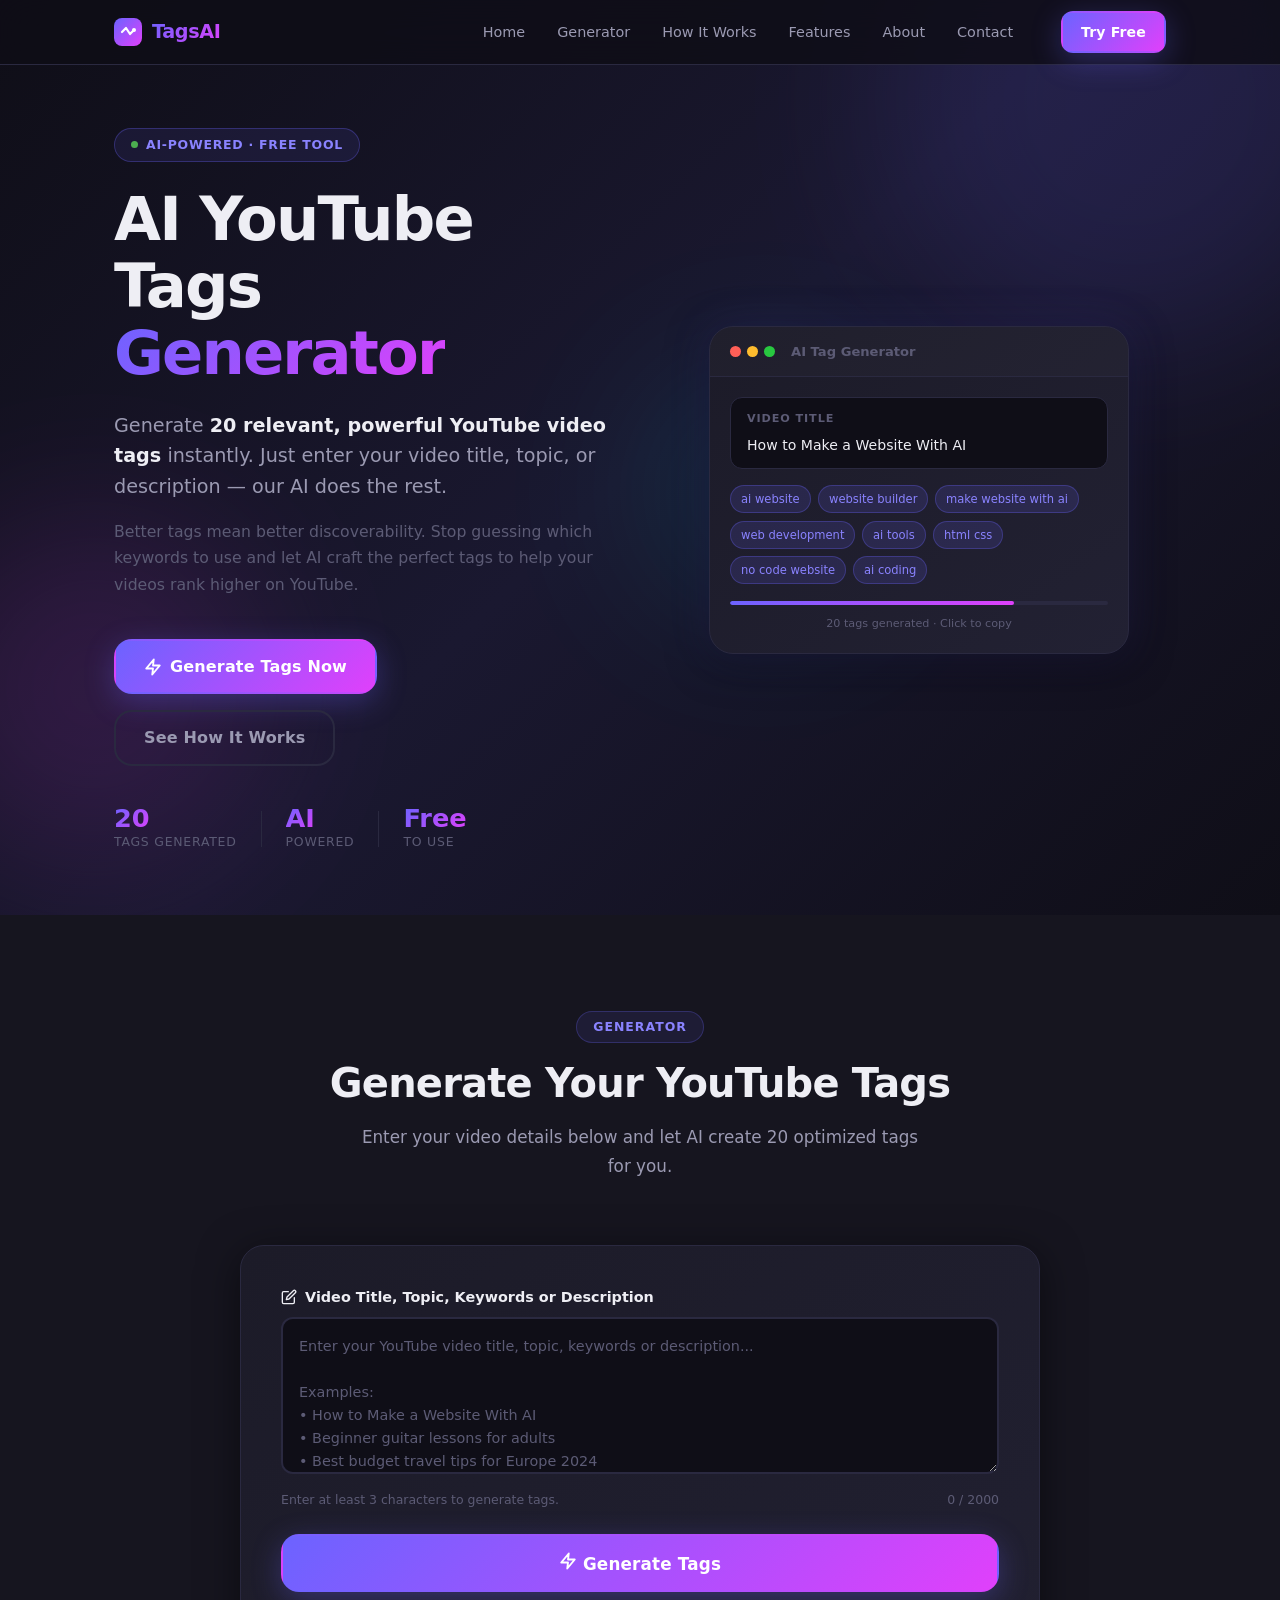
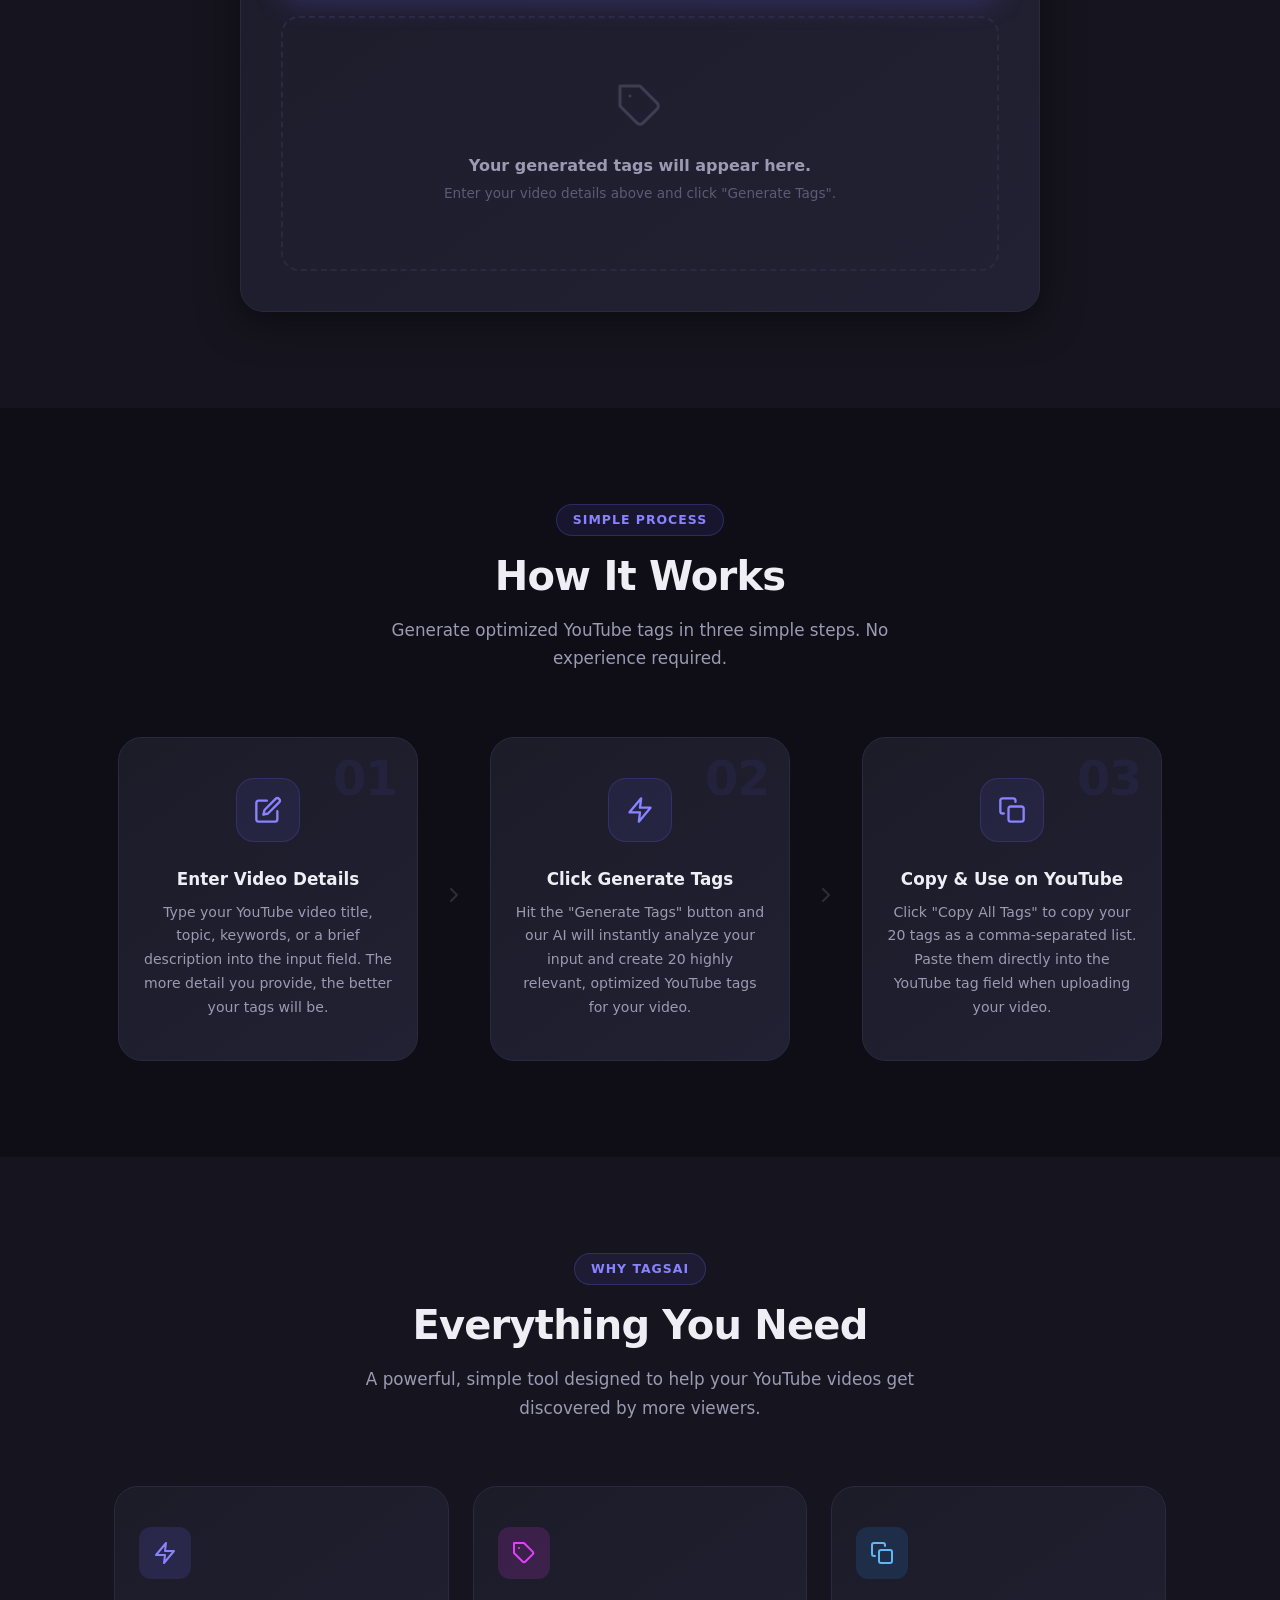
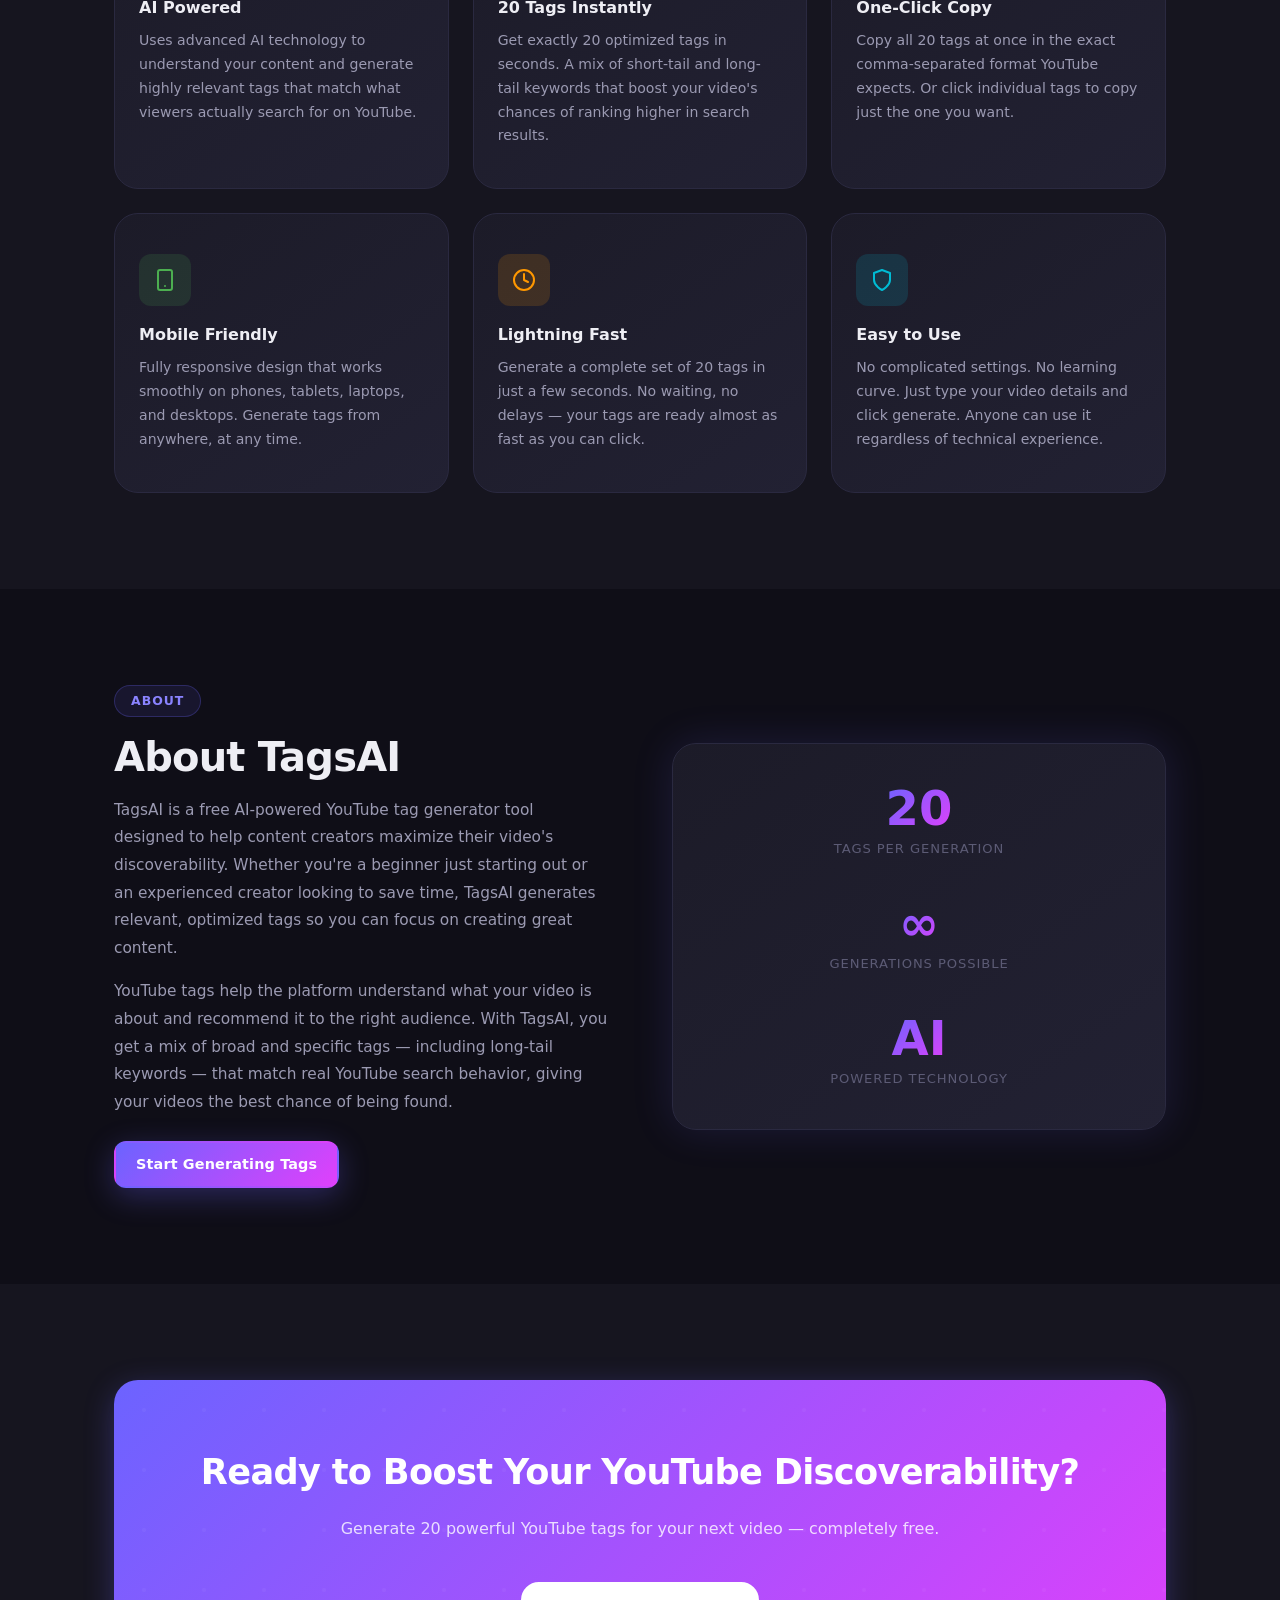
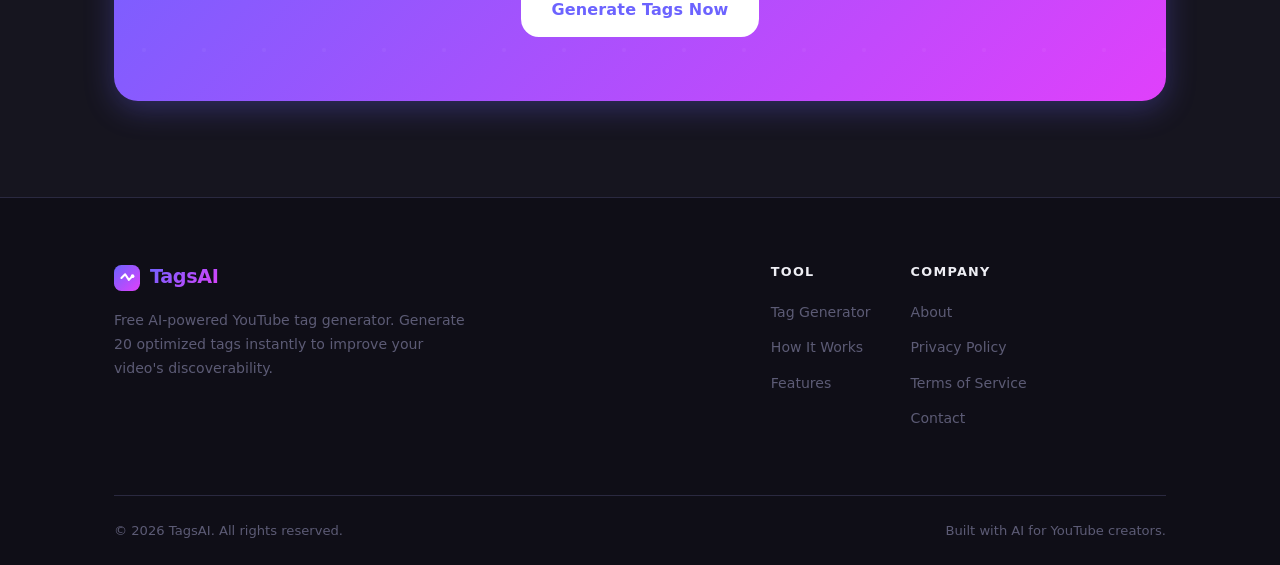
<file: index.html>
<!DOCTYPE html>
<html lang="en">
<head>
  <meta charset="UTF-8" />
  <meta name="viewport" content="width=device-width, initial-scale=1.0" />
	<meta name="google-site-verification" content="cu-pyEC6mrRJRYFc-icrF5TNM6jaz0UQVuKnZzlX4zM" />
  <title>AI YouTube Tags Generator – Generate 20 Powerful Tags Instantly</title>
	<!-- Google tag (gtag.js) -->
<script async src="https://www.googletagmanager.com/gtag/js?id=G-T70TTCBCZR"></script>
<script>
  window.dataLayer = window.dataLayer || [];
  function gtag(){dataLayer.push(arguments);}
  gtag('js', new Date());

  gtag('config', 'G-T70TTCBCZR');
</script>
  <meta name="description" content="Generate 20 relevant, powerful YouTube video tags instantly using AI. Enter your video title, topic or description and get optimized tags for better discoverability." />
  <meta name="keywords" content="YouTube tags generator, AI YouTube tags, video tags, YouTube SEO, generate YouTube tags, AI tag generator" />
  <link rel="canonical" href="https://tagsai-generator.vercel.app/" />

  <!-- Open Graph -->
  <meta property="og:type" content="website" />
  <meta property="og:title" content="AI YouTube Tags Generator – Generate 20 Powerful Tags Instantly" />
  <meta property="og:description" content="Generate 20 relevant, powerful YouTube video tags instantly using AI." />
  <meta property="og:url" content="https://tagsai-generator.vercel.app/" />
  <meta property="og:image" content="https://tagsai-generator.vercel.app/og-image.png" />

  <!-- Twitter Card -->
  <meta name="twitter:card" content="summary_large_image" />
  <meta name="twitter:title" content="AI YouTube Tags Generator" />
  <meta name="twitter:description" content="Generate 20 relevant YouTube video tags instantly with AI." />
  <meta name="twitter:image" content="https://tagsai-generator.vercel.app/og-image.png" />

  <link rel="stylesheet" href="style.css" />
</head>
<body>

  <!-- ============================================================
       NAVIGATION
  ============================================================ -->
  <header class="navbar" role="banner">
    <div class="container navbar__inner">

      <a href="#home" class="navbar__logo" aria-label="AI Tags Generator Home">
        <span class="logo-icon" aria-hidden="true">
          <svg width="28" height="28" viewBox="0 0 28 28" fill="none" xmlns="http://www.w3.org/2000/svg">
            <rect width="28" height="28" rx="8" fill="url(#logoGrad)"/>
            <path d="M8 14L12 10L16 16L20 12" stroke="white" stroke-width="2.2" stroke-linecap="round" stroke-linejoin="round"/>
            <circle cx="20" cy="12" r="2" fill="white"/>
            <defs>
              <linearGradient id="logoGrad" x1="0" y1="0" x2="28" y2="28" gradientUnits="userSpaceOnUse">
                <stop stop-color="#6C63FF"/>
                <stop offset="1" stop-color="#E040FB"/>
              </linearGradient>
            </defs>
          </svg>
        </span>
        <span class="logo-text">TagsAI</span>
      </a>

      <button class="navbar__toggle" id="navToggle" aria-label="Toggle navigation menu" aria-expanded="false" aria-controls="navMenu">
        <span></span><span></span><span></span>
      </button>

      <nav class="navbar__menu" id="navMenu" role="navigation" aria-label="Main navigation">
        <ul class="navbar__list">
          <li><a href="#home"         class="navbar__link">Home</a></li>
          <li><a href="#generator"    class="navbar__link">Generator</a></li>
          <li><a href="#how-it-works" class="navbar__link">How It Works</a></li>
          <li><a href="#features"     class="navbar__link">Features</a></li>
          <li><a href="about.html"    class="navbar__link">About</a></li>
          <li><a href="contact.html"  class="navbar__link">Contact</a></li>
        </ul>
        <a href="#generator" class="btn btn--primary navbar__cta">Try Free</a>
      </nav>

    </div>
  </header>

  <main>

    <!-- ============================================================
         HERO SECTION
    ============================================================ -->
    <section class="hero" id="home" aria-labelledby="heroHeading">
      <div class="hero__bg-shapes" aria-hidden="true">
        <div class="shape shape--1"></div>
        <div class="shape shape--2"></div>
        <div class="shape shape--3"></div>
      </div>

      <div class="container hero__inner">
        <div class="hero__content">
          <div class="hero__badge" aria-label="Powered by AI">
            <span class="badge-dot" aria-hidden="true"></span>
            AI-Powered · Free Tool
          </div>

          <h1 class="hero__heading" id="heroHeading">
            AI YouTube Tags<br/>
            <span class="gradient-text">Generator</span>
          </h1>

          <p class="hero__subheading">
            Generate <strong>20 relevant, powerful YouTube video tags</strong> instantly.
            Just enter your video title, topic, or description — our AI does the rest.
          </p>

          <p class="hero__description">
            Better tags mean better discoverability. Stop guessing which keywords to use
            and let AI craft the perfect tags to help your videos rank higher on YouTube.
          </p>

          <div class="hero__actions">
            <a href="#generator" class="btn btn--primary btn--large">
              <svg width="18" height="18" viewBox="0 0 24 24" fill="none" stroke="currentColor" stroke-width="2.5" stroke-linecap="round" stroke-linejoin="round" aria-hidden="true"><polygon points="13 2 3 14 12 14 11 22 21 10 12 10 13 2"/></svg>
              Generate Tags Now
            </a>
            <a href="#how-it-works" class="btn btn--ghost btn--large">See How It Works</a>
          </div>

          <div class="hero__stats" aria-label="Tool statistics">
            <div class="stat">
              <strong>20</strong>
              <span>Tags Generated</span>
            </div>
            <div class="stat-divider" aria-hidden="true"></div>
            <div class="stat">
              <strong>AI</strong>
              <span>Powered</span>
            </div>
            <div class="stat-divider" aria-hidden="true"></div>
            <div class="stat">
              <strong>Free</strong>
              <span>To Use</span>
            </div>
          </div>
        </div>

        <div class="hero__visual" aria-hidden="true">
          <div class="visual-card">
            <div class="visual-card__header">
              <div class="visual-dots">
                <span></span><span></span><span></span>
              </div>
              <span class="visual-card__title">AI Tag Generator</span>
            </div>
            <div class="visual-card__body">
              <div class="visual-input">
                <span class="visual-label">Video Title</span>
                <div class="visual-text">How to Make a Website With AI</div>
              </div>
              <div class="visual-tags">
                <span class="visual-tag">ai website</span>
                <span class="visual-tag">website builder</span>
                <span class="visual-tag">make website with ai</span>
                <span class="visual-tag">web development</span>
                <span class="visual-tag">ai tools</span>
                <span class="visual-tag">html css</span>
                <span class="visual-tag">no code website</span>
                <span class="visual-tag">ai coding</span>
              </div>
              <div class="visual-progress">
                <div class="visual-progress__bar"></div>
              </div>
              <div class="visual-meta">20 tags generated · Click to copy</div>
            </div>
          </div>
        </div>
      </div>
    </section>

    <!-- ============================================================
         GENERATOR SECTION
    ============================================================ -->
    <section class="generator-section" id="generator" aria-labelledby="generatorHeading">
      <div class="container">

        <div class="section-header">
          <div class="section-badge">Generator</div>
          <h2 class="section-title" id="generatorHeading">Generate Your YouTube Tags</h2>
          <p class="section-subtitle">Enter your video details below and let AI create 20 optimized tags for you.</p>
        </div>

        <div class="generator-card" role="region" aria-label="Tag generator tool">

          <!-- INPUT AREA -->
          <div class="generator-card__input-section">
            <div class="input-group">
              <label for="videoInput" class="input-label">
                <svg width="16" height="16" viewBox="0 0 24 24" fill="none" stroke="currentColor" stroke-width="2" stroke-linecap="round" stroke-linejoin="round" aria-hidden="true"><path d="M11 4H4a2 2 0 0 0-2 2v14a2 2 0 0 0 2 2h14a2 2 0 0 0 2-2v-7"/><path d="M18.5 2.5a2.121 2.121 0 0 1 3 3L12 15l-4 1 1-4 9.5-9.5z"/></svg>
                Video Title, Topic, Keywords or Description
              </label>
              <div class="textarea-wrapper">
                <textarea
                  id="videoInput"
                  class="input-textarea"
                  placeholder="Enter your YouTube video title, topic, keywords or description...&#10;&#10;Examples:&#10;• How to Make a Website With AI&#10;• Beginner guitar lessons for adults&#10;• Best budget travel tips for Europe 2024"
                  rows="5"
                  maxlength="2000"
                  aria-describedby="charCount inputHint"
                  aria-required="true"
                  spellcheck="true"
                ></textarea>
                <button
                  class="clear-btn"
                  id="clearInputBtn"
                  aria-label="Clear input text"
                  title="Clear input"
                  style="display:none;"
                  type="button"
                >
                  <svg width="16" height="16" viewBox="0 0 24 24" fill="none" stroke="currentColor" stroke-width="2.5" stroke-linecap="round" stroke-linejoin="round" aria-hidden="true"><line x1="18" y1="6" x2="6" y2="18"/><line x1="6" y1="6" x2="18" y2="18"/></svg>
                </button>
              </div>
              <div class="input-meta">
                <span class="input-hint" id="inputHint">Enter at least 3 characters to generate tags.</span>
                <span class="char-count" id="charCount" aria-live="polite">0 / 2000</span>
              </div>
            </div>

            <div class="generate-actions">
              <button
                class="btn btn--primary btn--xlarge btn--full generate-btn"
                id="generateBtn"
                type="button"
                aria-live="polite"
                aria-label="Generate 20 YouTube tags"
              >
                <span class="btn-text">
                  <svg width="18" height="18" viewBox="0 0 24 24" fill="none" stroke="currentColor" stroke-width="2.5" stroke-linecap="round" stroke-linejoin="round" aria-hidden="true"><polygon points="13 2 3 14 12 14 11 22 21 10 12 10 13 2"/></svg>
                  Generate Tags
                </span>
                <span class="btn-loading" style="display:none;" aria-hidden="true">
                  <span class="spinner" aria-hidden="true"></span>
                  Generating your tags...
                </span>
              </button>
            </div>
          </div>

          <!-- LOADING STATE -->
          <div class="loading-state" id="loadingState" style="display:none;" role="status" aria-live="polite" aria-label="Generating tags, please wait">
            <div class="loading-animation" aria-hidden="true">
              <div class="loading-bars">
                <div class="bar"></div>
                <div class="bar"></div>
                <div class="bar"></div>
                <div class="bar"></div>
                <div class="bar"></div>
              </div>
            </div>
            <p class="loading-text">AI is generating your tags and description...</p>
            <p class="loading-subtext">This usually takes just a few seconds.</p>
          </div>

          <!-- ERROR MESSAGE -->
          <div class="error-state" id="errorState" style="display:none;" role="alert" aria-live="assertive">
            <div class="error-icon" aria-hidden="true">
              <svg width="24" height="24" viewBox="0 0 24 24" fill="none" stroke="currentColor" stroke-width="2" stroke-linecap="round" stroke-linejoin="round"><circle cx="12" cy="12" r="10"/><line x1="12" y1="8" x2="12" y2="12"/><line x1="12" y1="16" x2="12.01" y2="16"/></svg>
            </div>
            <div class="error-content">
              <h3 class="error-title">Something Went Wrong</h3>
              <p class="error-message" id="errorMessage">Please check your API key and try again.</p>
            </div>
            <button class="error-close" id="errorCloseBtn" type="button" aria-label="Dismiss error message">
              <svg width="18" height="18" viewBox="0 0 24 24" fill="none" stroke="currentColor" stroke-width="2.5" stroke-linecap="round" stroke-linejoin="round" aria-hidden="true"><line x1="18" y1="6" x2="6" y2="18"/><line x1="6" y1="6" x2="18" y2="18"/></svg>
            </button>
          </div>

          <!-- EMPTY STATE -->
          <div class="empty-state" id="emptyState" aria-label="No tags generated yet">
            <div class="empty-state__icon" aria-hidden="true">
              <svg width="48" height="48" viewBox="0 0 24 24" fill="none" stroke="currentColor" stroke-width="1.5" stroke-linecap="round" stroke-linejoin="round"><path d="M20.59 13.41l-7.17 7.17a2 2 0 0 1-2.83 0L2 12V2h10l8.59 8.59a2 2 0 0 1 0 2.82z"/><line x1="7" y1="7" x2="7.01" y2="7"/></svg>
            </div>
            <p class="empty-state__text">Your generated tags will appear here.</p>
            <p class="empty-state__subtext">Enter your video details above and click "Generate Tags".</p>
          </div>

          <!-- RESULTS SECTION -->
          <div class="results-section" id="resultsSection" style="display:none;" aria-live="polite" aria-label="Generated tags results">
            <div class="results-header">
              <div class="results-title-area">
                <h3 class="results-title">
                  <svg width="18" height="18" viewBox="0 0 24 24" fill="none" stroke="currentColor" stroke-width="2" stroke-linecap="round" stroke-linejoin="round" aria-hidden="true"><path d="M20.59 13.41l-7.17 7.17a2 2 0 0 1-2.83 0L2 12V2h10l8.59 8.59a2 2 0 0 1 0 2.82z"/><line x1="7" y1="7" x2="7.01" y2="7"/></svg>
                  Generated YouTube Tags
                </h3>
                <span class="tag-count-badge" id="tagCountBadge">20 tags</span>
              </div>
              <div class="results-actions">
                <button class="btn btn--secondary btn--small copy-all-btn" id="copyAllBtn" type="button" aria-label="Copy all tags to clipboard">
                  <svg width="15" height="15" viewBox="0 0 24 24" fill="none" stroke="currentColor" stroke-width="2" stroke-linecap="round" stroke-linejoin="round" aria-hidden="true"><rect x="9" y="9" width="13" height="13" rx="2" ry="2"/><path d="M5 15H4a2 2 0 0 1-2-2V4a2 2 0 0 1 2-2h9a2 2 0 0 1 2 2v1"/></svg>
                  <span class="copy-all-text">Copy All Tags</span>
                </button>
              </div>
            </div>

            <p class="results-hint">
              <svg width="14" height="14" viewBox="0 0 24 24" fill="none" stroke="currentColor" stroke-width="2" stroke-linecap="round" stroke-linejoin="round" aria-hidden="true"><circle cx="12" cy="12" r="10"/><line x1="12" y1="16" x2="12" y2="12"/><line x1="12" y1="8" x2="12.01" y2="8"/></svg>
              Click any tag to copy it individually. Use "Copy All Tags" to copy all tags comma-separated.
            </p>

            <div class="tags-container" id="tagsContainer" role="list" aria-label="Generated YouTube tags"></div>

            <div class="copy-notification" id="copyNotification" role="status" aria-live="polite" style="display:none;">
              <svg width="16" height="16" viewBox="0 0 24 24" fill="none" stroke="currentColor" stroke-width="2.5" stroke-linecap="round" stroke-linejoin="round" aria-hidden="true"><polyline points="20 6 9 17 4 12"/></svg>
              <span id="copyNotificationText">Copied to clipboard!</span>
            </div>
			<!-- DESCRIPTION SECTION -->
<div class="desc-section" id="descSection" style="display:none;" aria-live="polite" aria-label="Generated description">

  <div class="desc-header">
    <div class="desc-title-area">
      <h3 class="desc-title">
        <svg width="18" height="18" viewBox="0 0 24 24" fill="none" stroke="currentColor" stroke-width="2" stroke-linecap="round" stroke-linejoin="round" aria-hidden="true"><path d="M14 2H6a2 2 0 0 0-2 2v16a2 2 0 0 0 2 2h12a2 2 0 0 0 2-2V8z"/><polyline points="14 2 14 8 20 8"/><line x1="16" y1="13" x2="8" y2="13"/><line x1="16" y1="17" x2="8" y2="17"/><polyline points="10 9 9 9 8 9"/></svg>
        YouTube Description
      </h3>
    </div>
    <div class="desc-actions">
      <button class="btn btn--secondary btn--small copy-desc-btn" id="copyDescBtn" type="button" aria-label="Copy description to clipboard">
        <svg width="15" height="15" viewBox="0 0 24 24" fill="none" stroke="currentColor" stroke-width="2" stroke-linecap="round" stroke-linejoin="round" aria-hidden="true"><rect x="9" y="9" width="13" height="13" rx="2" ry="2"/><path d="M5 15H4a2 2 0 0 1-2-2V4a2 2 0 0 1 2-2h9a2 2 0 0 1 2 2v1"/></svg>
        <span class="copy-desc-text">Copy Description</span>
      </button>
    </div>
  </div>

  <p class="results-hint">
    <svg width="14" height="14" viewBox="0 0 24 24" fill="none" stroke="currentColor" stroke-width="2" stroke-linecap="round" stroke-linejoin="round" aria-hidden="true"><circle cx="12" cy="12" r="10"/><line x1="12" y1="16" x2="12" y2="12"/><line x1="12" y1="8" x2="12.01" y2="8"/></svg>
    Copy this description and paste it into your YouTube video description field.
  </p>

  <div class="desc-box">
    <pre class="desc-text" id="descText"></pre>
  </div>

  <div class="desc-footer">
    <span class="desc-char-count" id="descCharCount">0 / 5,000 characters</span>
  </div>

</div>
          </div>

        </div>
      </div>
    </section>

    <!-- ============================================================
         HOW IT WORKS
    ============================================================ -->
    <section class="how-it-works" id="how-it-works" aria-labelledby="howHeading">
      <div class="container">

        <div class="section-header">
          <div class="section-badge">Simple Process</div>
          <h2 class="section-title" id="howHeading">How It Works</h2>
          <p class="section-subtitle">Generate optimized YouTube tags in three simple steps. No experience required.</p>
        </div>

        <div class="steps-grid" role="list">

          <div class="step-card" role="listitem">
            <div class="step-number" aria-hidden="true">01</div>
            <div class="step-icon" aria-hidden="true">
              <svg width="28" height="28" viewBox="0 0 24 24" fill="none" stroke="currentColor" stroke-width="2" stroke-linecap="round" stroke-linejoin="round"><path d="M11 4H4a2 2 0 0 0-2 2v14a2 2 0 0 0 2 2h14a2 2 0 0 0 2-2v-7"/><path d="M18.5 2.5a2.121 2.121 0 0 1 3 3L12 15l-4 1 1-4 9.5-9.5z"/></svg>
            </div>
            <h3 class="step-title">Enter Video Details</h3>
            <p class="step-description">Type your YouTube video title, topic, keywords, or a brief description into the input field. The more detail you provide, the better your tags will be.</p>
          </div>

          <div class="step-connector" aria-hidden="true">
            <svg width="24" height="24" viewBox="0 0 24 24" fill="none" stroke="currentColor" stroke-width="2" stroke-linecap="round" stroke-linejoin="round"><polyline points="9 18 15 12 9 6"/></svg>
          </div>

          <div class="step-card" role="listitem">
            <div class="step-number" aria-hidden="true">02</div>
            <div class="step-icon" aria-hidden="true">
              <svg width="28" height="28" viewBox="0 0 24 24" fill="none" stroke="currentColor" stroke-width="2" stroke-linecap="round" stroke-linejoin="round"><polygon points="13 2 3 14 12 14 11 22 21 10 12 10 13 2"/></svg>
            </div>
            <h3 class="step-title">Click Generate Tags</h3>
            <p class="step-description">Hit the "Generate Tags" button and our AI will instantly analyze your input and create 20 highly relevant, optimized YouTube tags for your video.</p>
          </div>

          <div class="step-connector" aria-hidden="true">
            <svg width="24" height="24" viewBox="0 0 24 24" fill="none" stroke="currentColor" stroke-width="2" stroke-linecap="round" stroke-linejoin="round"><polyline points="9 18 15 12 9 6"/></svg>
          </div>

          <div class="step-card" role="listitem">
            <div class="step-number" aria-hidden="true">03</div>
            <div class="step-icon" aria-hidden="true">
              <svg width="28" height="28" viewBox="0 0 24 24" fill="none" stroke="currentColor" stroke-width="2" stroke-linecap="round" stroke-linejoin="round"><rect x="9" y="9" width="13" height="13" rx="2" ry="2"/><path d="M5 15H4a2 2 0 0 1-2-2V4a2 2 0 0 1 2-2h9a2 2 0 0 1 2 2v1"/></svg>
            </div>
            <h3 class="step-title">Copy &amp; Use on YouTube</h3>
            <p class="step-description">Click "Copy All Tags" to copy your 20 tags as a comma-separated list. Paste them directly into the YouTube tag field when uploading your video.</p>
          </div>

        </div>
      </div>
    </section>

    <!-- ============================================================
         FEATURES SECTION
    ============================================================ -->
    <section class="features-section" id="features" aria-labelledby="featuresHeading">
      <div class="container">

        <div class="section-header">
          <div class="section-badge">Why TagsAI</div>
          <h2 class="section-title" id="featuresHeading">Everything You Need</h2>
          <p class="section-subtitle">A powerful, simple tool designed to help your YouTube videos get discovered by more viewers.</p>
        </div>

        <div class="features-grid" role="list">

          <div class="feature-card" role="listitem">
            <div class="feature-icon feature-icon--purple" aria-hidden="true">
              <svg width="24" height="24" viewBox="0 0 24 24" fill="none" stroke="currentColor" stroke-width="2" stroke-linecap="round" stroke-linejoin="round"><polygon points="13 2 3 14 12 14 11 22 21 10 12 10 13 2"/></svg>
            </div>
            <h3 class="feature-title">AI Powered</h3>
            <p class="feature-description">Uses advanced AI technology to understand your content and generate highly relevant tags that match what viewers actually search for on YouTube.</p>
          </div>

          <div class="feature-card" role="listitem">
            <div class="feature-icon feature-icon--pink" aria-hidden="true">
              <svg width="24" height="24" viewBox="0 0 24 24" fill="none" stroke="currentColor" stroke-width="2" stroke-linecap="round" stroke-linejoin="round"><path d="M20.59 13.41l-7.17 7.17a2 2 0 0 1-2.83 0L2 12V2h10l8.59 8.59a2 2 0 0 1 0 2.82z"/><line x1="7" y1="7" x2="7.01" y2="7"/></svg>
            </div>
            <h3 class="feature-title">20 Tags Instantly</h3>
            <p class="feature-description">Get exactly 20 optimized tags in seconds. A mix of short-tail and long-tail keywords that boost your video's chances of ranking higher in search results.</p>
          </div>

          <div class="feature-card" role="listitem">
            <div class="feature-icon feature-icon--blue" aria-hidden="true">
              <svg width="24" height="24" viewBox="0 0 24 24" fill="none" stroke="currentColor" stroke-width="2" stroke-linecap="round" stroke-linejoin="round"><rect x="9" y="9" width="13" height="13" rx="2" ry="2"/><path d="M5 15H4a2 2 0 0 1-2-2V4a2 2 0 0 1 2-2h9a2 2 0 0 1 2 2v1"/></svg>
            </div>
            <h3 class="feature-title">One-Click Copy</h3>
            <p class="feature-description">Copy all 20 tags at once in the exact comma-separated format YouTube expects. Or click individual tags to copy just the one you want.</p>
          </div>

          <div class="feature-card" role="listitem">
            <div class="feature-icon feature-icon--green" aria-hidden="true">
              <svg width="24" height="24" viewBox="0 0 24 24" fill="none" stroke="currentColor" stroke-width="2" stroke-linecap="round" stroke-linejoin="round"><rect x="5" y="2" width="14" height="20" rx="2" ry="2"/><line x1="12" y1="18" x2="12.01" y2="18"/></svg>
            </div>
            <h3 class="feature-title">Mobile Friendly</h3>
            <p class="feature-description">Fully responsive design that works smoothly on phones, tablets, laptops, and desktops. Generate tags from anywhere, at any time.</p>
          </div>

          <div class="feature-card" role="listitem">
            <div class="feature-icon feature-icon--orange" aria-hidden="true">
              <svg width="24" height="24" viewBox="0 0 24 24" fill="none" stroke="currentColor" stroke-width="2" stroke-linecap="round" stroke-linejoin="round"><circle cx="12" cy="12" r="10"/><polyline points="12 6 12 12 16 14"/></svg>
            </div>
            <h3 class="feature-title">Lightning Fast</h3>
            <p class="feature-description">Generate a complete set of 20 tags in just a few seconds. No waiting, no delays — your tags are ready almost as fast as you can click.</p>
          </div>

          <div class="feature-card" role="listitem">
            <div class="feature-icon feature-icon--teal" aria-hidden="true">
              <svg width="24" height="24" viewBox="0 0 24 24" fill="none" stroke="currentColor" stroke-width="2" stroke-linecap="round" stroke-linejoin="round"><path d="M12 22s8-4 8-10V5l-8-3-8 3v7c0 6 8 10 8 10z"/></svg>
            </div>
            <h3 class="feature-title">Easy to Use</h3>
            <p class="feature-description">No complicated settings. No learning curve. Just type your video details and click generate. Anyone can use it regardless of technical experience.</p>
          </div>

        </div>
      </div>
    </section>

    <!-- ============================================================
         ABOUT SECTION
    ============================================================ -->
    <section class="about-section" id="about" aria-labelledby="aboutHeading">
      <div class="container">
        <div class="about-inner">
          <div class="about-content">
            <div class="section-badge">About</div>
            <h2 class="section-title" id="aboutHeading">About TagsAI</h2>
            <p class="about-text">
              TagsAI is a free AI-powered YouTube tag generator tool designed to help
              content creators maximize their video's discoverability. Whether you're a
              beginner just starting out or an experienced creator looking to save time,
              TagsAI generates relevant, optimized tags so you can focus on creating
              great content.
            </p>
            <p class="about-text">
              YouTube tags help the platform understand what your video is about and
              recommend it to the right audience. With TagsAI, you get a mix of broad
              and specific tags — including long-tail keywords — that match real YouTube
              search behavior, giving your videos the best chance of being found.
            </p>
            <a href="#generator" class="btn btn--primary">Start Generating Tags</a>
          </div>
          <div class="about-visual" aria-hidden="true">
            <div class="about-stat-card">
              <div class="about-stat">
                <span class="about-stat__number">20</span>
                <span class="about-stat__label">Tags per generation</span>
              </div>
              <div class="about-stat">
                <span class="about-stat__number">∞</span>
                <span class="about-stat__label">Generations possible</span>
              </div>
              <div class="about-stat">
                <span class="about-stat__number">AI</span>
                <span class="about-stat__label">Powered technology</span>
              </div>
            </div>
          </div>
        </div>
      </div>
    </section>

    <!-- ============================================================
         CTA BANNER
    ============================================================ -->
    <section class="cta-section" aria-labelledby="ctaHeading">
      <div class="container">
        <div class="cta-inner">
          <h2 class="cta-title" id="ctaHeading">Ready to Boost Your YouTube Discoverability?</h2>
          <p class="cta-subtitle">Generate 20 powerful YouTube tags for your next video — completely free.</p>
          <a href="#generator" class="btn btn--white btn--large">Generate Tags Now</a>
        </div>
      </div>
    </section>

  </main>

  <!-- ============================================================
       FOOTER
  ============================================================ -->
  <footer class="footer" role="contentinfo">
    <div class="container">
      <div class="footer__inner">

        <div class="footer__brand">
          <a href="#home" class="navbar__logo footer__logo" aria-label="TagsAI Home">
            <span class="logo-icon" aria-hidden="true">
              <svg width="26" height="26" viewBox="0 0 28 28" fill="none" xmlns="http://www.w3.org/2000/svg">
                <rect width="28" height="28" rx="8" fill="url(#logoGrad2)"/>
                <path d="M8 14L12 10L16 16L20 12" stroke="white" stroke-width="2.2" stroke-linecap="round" stroke-linejoin="round"/>
                <circle cx="20" cy="12" r="2" fill="white"/>
                <defs>
                  <linearGradient id="logoGrad2" x1="0" y1="0" x2="28" y2="28" gradientUnits="userSpaceOnUse">
                    <stop stop-color="#6C63FF"/>
                    <stop offset="1" stop-color="#E040FB"/>
                  </linearGradient>
                </defs>
              </svg>
            </span>
            <span class="logo-text">TagsAI</span>
          </a>
          <p class="footer__description">Free AI-powered YouTube tag generator. Generate 20 optimized tags instantly to improve your video's discoverability.</p>
        </div>

        <div class="footer__links">
          <div class="footer__col">
            <h4 class="footer__col-title">Tool</h4>
            <ul class="footer__list">
              <li><a href="#generator"    class="footer__link">Tag Generator</a></li>
              <li><a href="#how-it-works" class="footer__link">How It Works</a></li>
              <li><a href="#features"     class="footer__link">Features</a></li>
            </ul>
          </div>
          <div class="footer__col">
            <h4 class="footer__col-title">Company</h4>
            <ul class="footer__list">
              <li><a href="about.html"   class="footer__link">About</a></li>
              <li><a href="privacy.html" class="footer__link">Privacy Policy</a></li>
              <li><a href="terms.html"   class="footer__link">Terms of Service</a></li>
              <li><a href="contact.html" class="footer__link">Contact</a></li>
            </ul>
          </div>
        </div>

      </div>

      <div class="footer__bottom">
        <p class="footer__copyright">&copy; <span id="currentYear"></span> TagsAI. All rights reserved.</p>
        <p class="footer__note">Built with AI for YouTube creators.</p>
      </div>
    </div>
  </footer>

  <script src="script.js"></script>
</body>
</html>
</file>
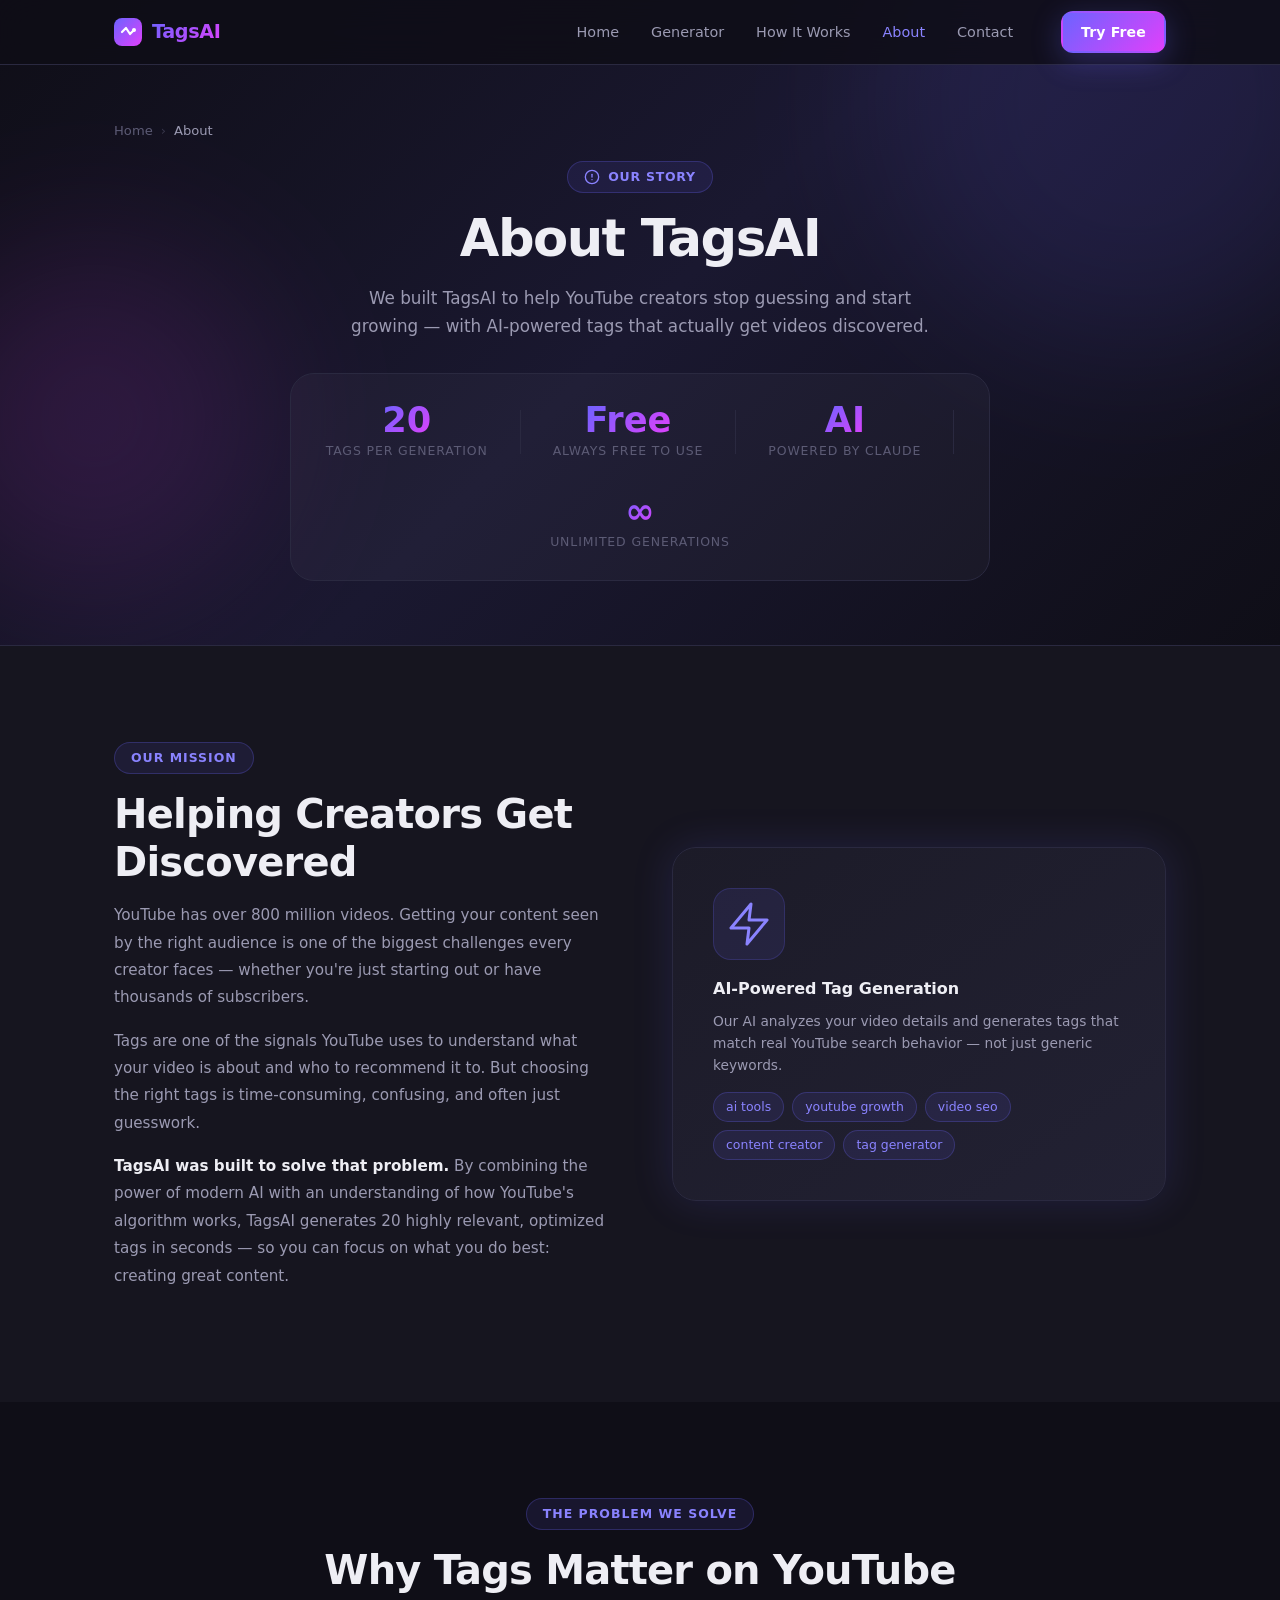
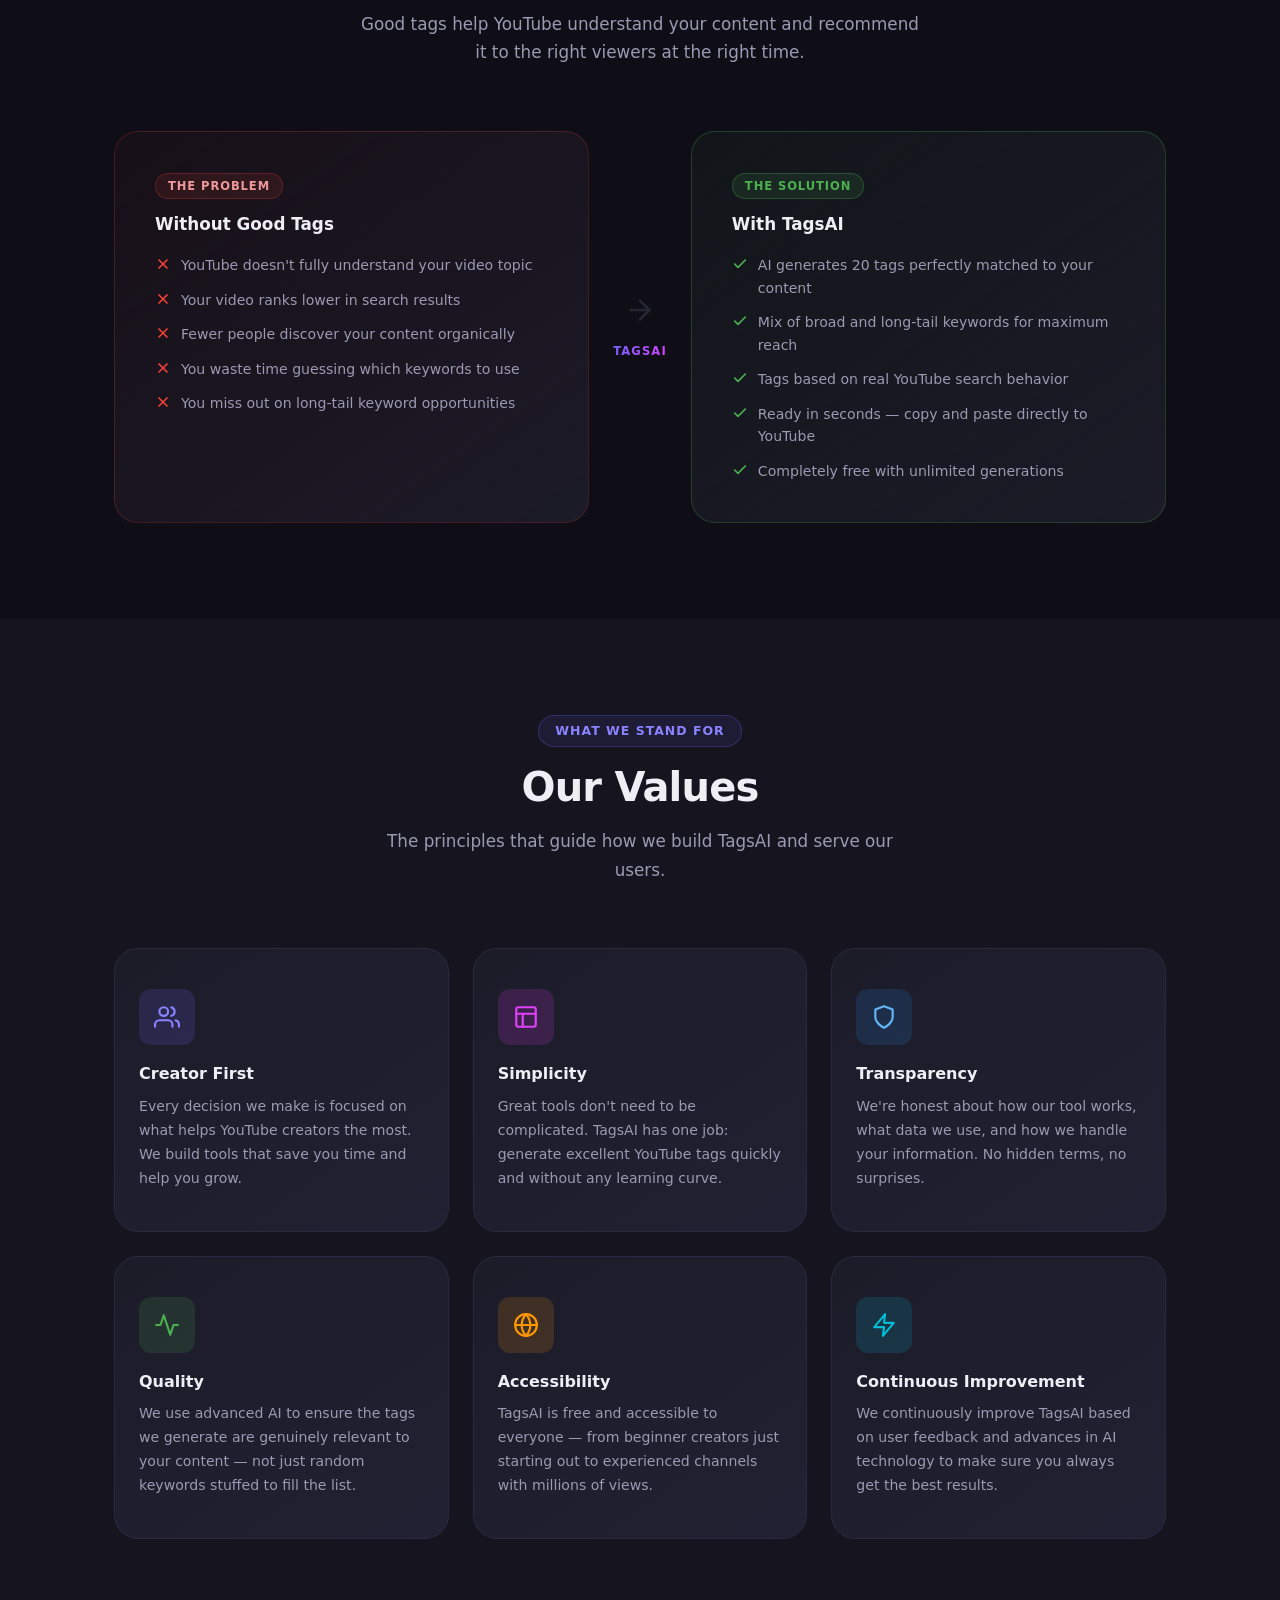
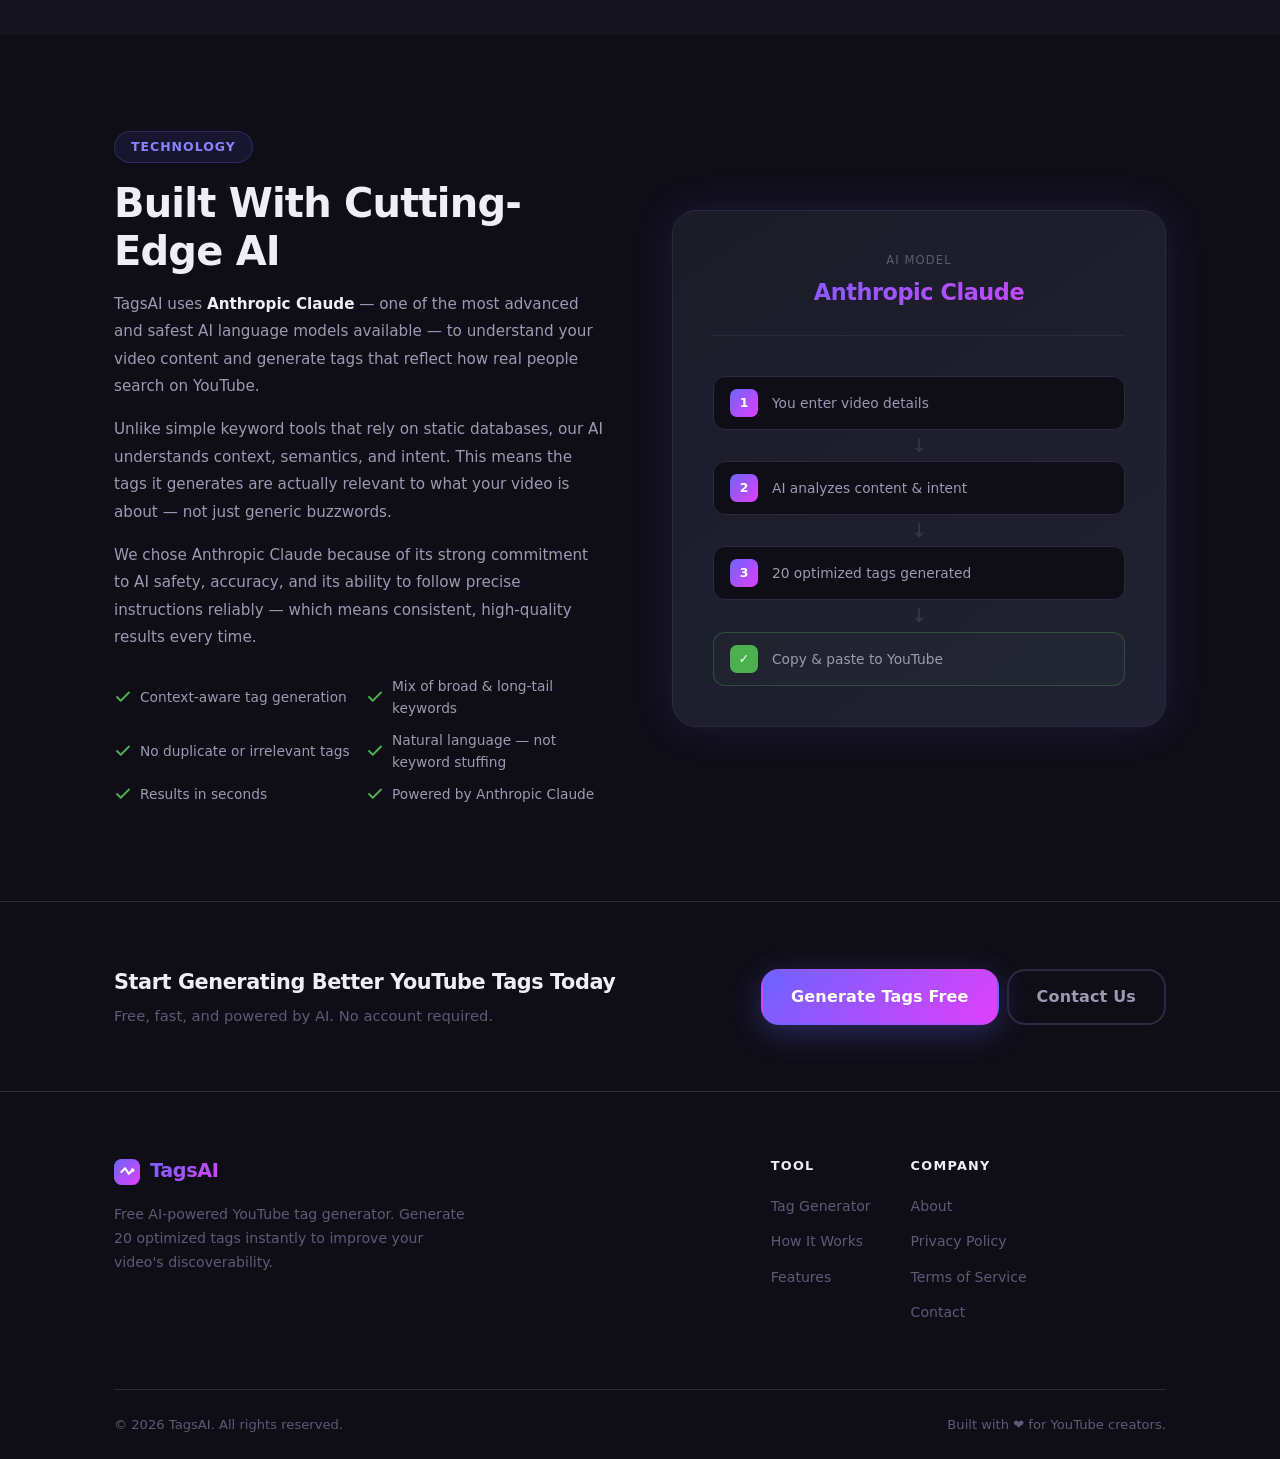
<file: about.html>
<!DOCTYPE html>
<html lang="en">
<head>
  <meta charset="UTF-8" />
  <meta name="viewport" content="width=device-width, initial-scale=1.0" />
  <!-- Favicon -->
<link rel="icon" type="image/svg+xml" href="favicon.svg" />
<link rel="icon" type="image/x-icon" href="favicon.ico" />
<link rel="apple-touch-icon" href="favicon.svg" />
  <title>About TagsAI – AI-Powered YouTube Tags Generator</title>
  <meta name="description" content="Learn about TagsAI — the free AI-powered YouTube video tag generator built to help content creators grow their channel through better discoverability." />
  <meta name="keywords" content="about TagsAI, YouTube tags generator, AI tag tool, YouTube SEO tool, content creator tools" />
 <link rel="canonical" href="https://tagsai-generator.vercel.app/about.html" />

  <!-- Open Graph -->
  <meta property="og:type"        content="website" />
  <meta property="og:title"       content="About TagsAI – AI-Powered YouTube Tags Generator" />
  <meta property="og:description" content="Learn about TagsAI — the free AI-powered YouTube tag generator." />
  <meta property="og:url"         content=""https://tagsai-generator.vercel.app/about.html" />

  <!-- Twitter Card -->
  <meta name="twitter:card"        content="summary" />
  <meta name="twitter:title"       content="About TagsAI" />
  <meta name="twitter:description" content="Learn about TagsAI — the free AI-powered YouTube tag generator." />

  <link rel="stylesheet" href="style.css" />
  <link rel="stylesheet" href="pages.css" />
</head>
<body>

  <!-- ============================================================
       NAVIGATION
  ============================================================ -->
  <header class="navbar" role="banner">
    <div class="container navbar__inner">

      <a href="index.html" class="navbar__logo" aria-label="TagsAI Home">
        <span class="logo-icon" aria-hidden="true">
          <svg width="28" height="28" viewBox="0 0 28 28" fill="none" xmlns="http://www.w3.org/2000/svg">
            <rect width="28" height="28" rx="8" fill="url(#logoGradA)"/>
            <path d="M8 14L12 10L16 16L20 12" stroke="white" stroke-width="2.2" stroke-linecap="round" stroke-linejoin="round"/>
            <circle cx="20" cy="12" r="2" fill="white"/>
            <defs>
              <linearGradient id="logoGradA" x1="0" y1="0" x2="28" y2="28" gradientUnits="userSpaceOnUse">
                <stop stop-color="#6C63FF"/>
                <stop offset="1" stop-color="#E040FB"/>
              </linearGradient>
            </defs>
          </svg>
        </span>
        <span class="logo-text">TagsAI</span>
      </a>

      <button class="navbar__toggle" id="navToggle" aria-label="Toggle navigation menu" aria-expanded="false" aria-controls="navMenu" type="button">
        <span></span><span></span><span></span>
      </button>

      <nav class="navbar__menu" id="navMenu" role="navigation" aria-label="Main navigation">
        <ul class="navbar__list">
          <li><a href="index.html"              class="navbar__link">Home</a></li>
          <li><a href="index.html#generator"    class="navbar__link">Generator</a></li>
          <li><a href="index.html#how-it-works" class="navbar__link">How It Works</a></li>
          <li><a href="about.html"              class="navbar__link active" aria-current="page">About</a></li>
          <li><a href="contact.html"            class="navbar__link">Contact</a></li>
        </ul>
        <a href="index.html#generator" class="btn btn--primary navbar__cta">Try Free</a>
      </nav>

    </div>
  </header>

  <main>

    <!-- ============================================================
         PAGE HERO
    ============================================================ -->
    <section class="page-hero" aria-labelledby="aboutHeroHeading">
      <div class="page-hero__bg" aria-hidden="true">
        <div class="shape shape--1"></div>
        <div class="shape shape--2"></div>
      </div>
      <div class="container page-hero__inner page-hero__inner--center">
        <div class="page-breadcrumb" aria-label="Breadcrumb">
          <a href="index.html" class="breadcrumb-link">Home</a>
          <span class="breadcrumb-sep" aria-hidden="true">›</span>
          <span class="breadcrumb-current" aria-current="page">About</span>
        </div>
        <div class="page-hero__badge">
          <svg width="16" height="16" viewBox="0 0 24 24" fill="none" stroke="currentColor" stroke-width="2" stroke-linecap="round" stroke-linejoin="round" aria-hidden="true"><circle cx="12" cy="12" r="10"/><line x1="12" y1="8" x2="12" y2="12"/><line x1="12" y1="16" x2="12.01" y2="16"/></svg>
          Our Story
        </div>
        <h1 class="page-hero__title" id="aboutHeroHeading">About TagsAI</h1>
        <p class="page-hero__subtitle">We built TagsAI to help YouTube creators stop guessing and start growing — with AI-powered tags that actually get videos discovered.</p>

        <!-- Stats Row -->
        <div class="about-hero-stats" aria-label="TagsAI statistics">
          <div class="about-hero-stat">
            <strong class="gradient-text">20</strong>
            <span>Tags per generation</span>
          </div>
          <div class="about-hero-stat-divider" aria-hidden="true"></div>
          <div class="about-hero-stat">
            <strong class="gradient-text">Free</strong>
            <span>Always free to use</span>
          </div>
          <div class="about-hero-stat-divider" aria-hidden="true"></div>
          <div class="about-hero-stat">
            <strong class="gradient-text">AI</strong>
            <span>Powered by Claude</span>
          </div>
          <div class="about-hero-stat-divider" aria-hidden="true"></div>
          <div class="about-hero-stat">
            <strong class="gradient-text">∞</strong>
            <span>Unlimited generations</span>
          </div>
        </div>
      </div>
    </section>

    <!-- ============================================================
         MISSION SECTION
    ============================================================ -->
    <section class="about-mission" aria-labelledby="missionHeading">
      <div class="container">
        <div class="mission-grid">
          <div class="mission-content">
            <div class="section-badge">Our Mission</div>
            <h2 class="section-title" id="missionHeading">Helping Creators Get Discovered</h2>
            <p class="mission-text">YouTube has over 800 million videos. Getting your content seen by the right audience is one of the biggest challenges every creator faces — whether you're just starting out or have thousands of subscribers.</p>
            <p class="mission-text">Tags are one of the signals YouTube uses to understand what your video is about and who to recommend it to. But choosing the right tags is time-consuming, confusing, and often just guesswork.</p>
            <p class="mission-text"><strong>TagsAI was built to solve that problem.</strong> By combining the power of modern AI with an understanding of how YouTube's algorithm works, TagsAI generates 20 highly relevant, optimized tags in seconds — so you can focus on what you do best: creating great content.</p>
          </div>
          <div class="mission-visual" aria-hidden="true">
            <div class="mission-visual__card">
              <div class="mission-visual__icon">
                <svg width="48" height="48" viewBox="0 0 24 24" fill="none" stroke="currentColor" stroke-width="1.5" stroke-linecap="round" stroke-linejoin="round"><polygon points="13 2 3 14 12 14 11 22 21 10 12 10 13 2"/></svg>
              </div>
              <h3>AI-Powered Tag Generation</h3>
              <p>Our AI analyzes your video details and generates tags that match real YouTube search behavior — not just generic keywords.</p>
              <div class="mission-tags">
                <span>ai tools</span>
                <span>youtube growth</span>
                <span>video seo</span>
                <span>content creator</span>
                <span>tag generator</span>
              </div>
            </div>
          </div>
        </div>
      </div>
    </section>

    <!-- ============================================================
         THE PROBLEM / SOLUTION
    ============================================================ -->
    <section class="problem-solution" aria-labelledby="problemHeading">
      <div class="container">
        <div class="section-header">
          <div class="section-badge">The Problem We Solve</div>
          <h2 class="section-title" id="problemHeading">Why Tags Matter on YouTube</h2>
          <p class="section-subtitle">Good tags help YouTube understand your content and recommend it to the right viewers at the right time.</p>
        </div>

        <div class="ps-grid">
          <div class="ps-card ps-card--problem" role="article" aria-label="The problem">
            <div class="ps-card__badge ps-card__badge--red">The Problem</div>
            <h3 class="ps-card__title">Without Good Tags</h3>
            <ul class="ps-list">
              <li>
                <svg width="16" height="16" viewBox="0 0 24 24" fill="none" stroke="currentColor" stroke-width="2.5" stroke-linecap="round" stroke-linejoin="round" aria-hidden="true"><line x1="18" y1="6" x2="6" y2="18"/><line x1="6" y1="6" x2="18" y2="18"/></svg>
                YouTube doesn't fully understand your video topic
              </li>
              <li>
                <svg width="16" height="16" viewBox="0 0 24 24" fill="none" stroke="currentColor" stroke-width="2.5" stroke-linecap="round" stroke-linejoin="round" aria-hidden="true"><line x1="18" y1="6" x2="6" y2="18"/><line x1="6" y1="6" x2="18" y2="18"/></svg>
                Your video ranks lower in search results
              </li>
              <li>
                <svg width="16" height="16" viewBox="0 0 24 24" fill="none" stroke="currentColor" stroke-width="2.5" stroke-linecap="round" stroke-linejoin="round" aria-hidden="true"><line x1="18" y1="6" x2="6" y2="18"/><line x1="6" y1="6" x2="18" y2="18"/></svg>
                Fewer people discover your content organically
              </li>
              <li>
                <svg width="16" height="16" viewBox="0 0 24 24" fill="none" stroke="currentColor" stroke-width="2.5" stroke-linecap="round" stroke-linejoin="round" aria-hidden="true"><line x1="18" y1="6" x2="6" y2="18"/><line x1="6" y1="6" x2="18" y2="18"/></svg>
                You waste time guessing which keywords to use
              </li>
              <li>
                <svg width="16" height="16" viewBox="0 0 24 24" fill="none" stroke="currentColor" stroke-width="2.5" stroke-linecap="round" stroke-linejoin="round" aria-hidden="true"><line x1="18" y1="6" x2="6" y2="18"/><line x1="6" y1="6" x2="18" y2="18"/></svg>
                You miss out on long-tail keyword opportunities
              </li>
            </ul>
          </div>

          <div class="ps-divider" aria-hidden="true">
            <div class="ps-divider__arrow">
              <svg width="32" height="32" viewBox="0 0 24 24" fill="none" stroke="currentColor" stroke-width="2" stroke-linecap="round" stroke-linejoin="round"><line x1="5" y1="12" x2="19" y2="12"/><polyline points="12 5 19 12 12 19"/></svg>
            </div>
            <span>TagsAI</span>
          </div>

          <div class="ps-card ps-card--solution" role="article" aria-label="The solution">
            <div class="ps-card__badge ps-card__badge--green">The Solution</div>
            <h3 class="ps-card__title">With TagsAI</h3>
            <ul class="ps-list">
              <li>
                <svg width="16" height="16" viewBox="0 0 24 24" fill="none" stroke="currentColor" stroke-width="2.5" stroke-linecap="round" stroke-linejoin="round" aria-hidden="true"><polyline points="20 6 9 17 4 12"/></svg>
                AI generates 20 tags perfectly matched to your content
              </li>
              <li>
                <svg width="16" height="16" viewBox="0 0 24 24" fill="none" stroke="currentColor" stroke-width="2.5" stroke-linecap="round" stroke-linejoin="round" aria-hidden="true"><polyline points="20 6 9 17 4 12"/></svg>
                Mix of broad and long-tail keywords for maximum reach
              </li>
              <li>
                <svg width="16" height="16" viewBox="0 0 24 24" fill="none" stroke="currentColor" stroke-width="2.5" stroke-linecap="round" stroke-linejoin="round" aria-hidden="true"><polyline points="20 6 9 17 4 12"/></svg>
                Tags based on real YouTube search behavior
              </li>
              <li>
                <svg width="16" height="16" viewBox="0 0 24 24" fill="none" stroke="currentColor" stroke-width="2.5" stroke-linecap="round" stroke-linejoin="round" aria-hidden="true"><polyline points="20 6 9 17 4 12"/></svg>
                Ready in seconds — copy and paste directly to YouTube
              </li>
              <li>
                <svg width="16" height="16" viewBox="0 0 24 24" fill="none" stroke="currentColor" stroke-width="2.5" stroke-linecap="round" stroke-linejoin="round" aria-hidden="true"><polyline points="20 6 9 17 4 12"/></svg>
                Completely free with unlimited generations
              </li>
            </ul>
          </div>
        </div>
      </div>
    </section>

    <!-- ============================================================
         VALUES SECTION
    ============================================================ -->
    <section class="values-section" aria-labelledby="valuesHeading">
      <div class="container">
        <div class="section-header">
          <div class="section-badge">What We Stand For</div>
          <h2 class="section-title" id="valuesHeading">Our Values</h2>
          <p class="section-subtitle">The principles that guide how we build TagsAI and serve our users.</p>
        </div>

        <div class="values-grid">

          <div class="value-card" role="article">
            <div class="value-card__icon value-card__icon--purple" aria-hidden="true">
              <svg width="26" height="26" viewBox="0 0 24 24" fill="none" stroke="currentColor" stroke-width="2" stroke-linecap="round" stroke-linejoin="round"><path d="M17 21v-2a4 4 0 0 0-4-4H5a4 4 0 0 0-4 4v2"/><circle cx="9" cy="7" r="4"/><path d="M23 21v-2a4 4 0 0 0-3-3.87"/><path d="M16 3.13a4 4 0 0 1 0 7.75"/></svg>
            </div>
            <h3 class="value-card__title">Creator First</h3>
            <p class="value-card__text">Every decision we make is focused on what helps YouTube creators the most. We build tools that save you time and help you grow.</p>
          </div>

          <div class="value-card" role="article">
            <div class="value-card__icon value-card__icon--pink" aria-hidden="true">
              <svg width="26" height="26" viewBox="0 0 24 24" fill="none" stroke="currentColor" stroke-width="2" stroke-linecap="round" stroke-linejoin="round"><rect x="3" y="3" width="18" height="18" rx="2" ry="2"/><line x1="3" y1="9" x2="21" y2="9"/><line x1="9" y1="21" x2="9" y2="9"/></svg>
            </div>
            <h3 class="value-card__title">Simplicity</h3>
            <p class="value-card__text">Great tools don't need to be complicated. TagsAI has one job: generate excellent YouTube tags quickly and without any learning curve.</p>
          </div>

          <div class="value-card" role="article">
            <div class="value-card__icon value-card__icon--blue" aria-hidden="true">
              <svg width="26" height="26" viewBox="0 0 24 24" fill="none" stroke="currentColor" stroke-width="2" stroke-linecap="round" stroke-linejoin="round"><path d="M12 22s8-4 8-10V5l-8-3-8 3v7c0 6 8 10 8 10z"/></svg>
            </div>
            <h3 class="value-card__title">Transparency</h3>
            <p class="value-card__text">We're honest about how our tool works, what data we use, and how we handle your information. No hidden terms, no surprises.</p>
          </div>

          <div class="value-card" role="article">
            <div class="value-card__icon value-card__icon--green" aria-hidden="true">
              <svg width="26" height="26" viewBox="0 0 24 24" fill="none" stroke="currentColor" stroke-width="2" stroke-linecap="round" stroke-linejoin="round"><polyline points="22 12 18 12 15 21 9 3 6 12 2 12"/></svg>
            </div>
            <h3 class="value-card__title">Quality</h3>
            <p class="value-card__text">We use advanced AI to ensure the tags we generate are genuinely relevant to your content — not just random keywords stuffed to fill the list.</p>
          </div>

          <div class="value-card" role="article">
            <div class="value-card__icon value-card__icon--orange" aria-hidden="true">
              <svg width="26" height="26" viewBox="0 0 24 24" fill="none" stroke="currentColor" stroke-width="2" stroke-linecap="round" stroke-linejoin="round"><circle cx="12" cy="12" r="10"/><line x1="2" y1="12" x2="22" y2="12"/><path d="M12 2a15.3 15.3 0 0 1 4 10 15.3 15.3 0 0 1-4 10 15.3 15.3 0 0 1-4-10 15.3 15.3 0 0 1 4-10z"/></svg>
            </div>
            <h3 class="value-card__title">Accessibility</h3>
            <p class="value-card__text">TagsAI is free and accessible to everyone — from beginner creators just starting out to experienced channels with millions of views.</p>
          </div>

          <div class="value-card" role="article">
            <div class="value-card__icon value-card__icon--teal" aria-hidden="true">
              <svg width="26" height="26" viewBox="0 0 24 24" fill="none" stroke="currentColor" stroke-width="2" stroke-linecap="round" stroke-linejoin="round"><polygon points="13 2 3 14 12 14 11 22 21 10 12 10 13 2"/></svg>
            </div>
            <h3 class="value-card__title">Continuous Improvement</h3>
            <p class="value-card__text">We continuously improve TagsAI based on user feedback and advances in AI technology to make sure you always get the best results.</p>
          </div>

        </div>
      </div>
    </section>

    <!-- ============================================================
         TECHNOLOGY SECTION
    ============================================================ -->
    <section class="tech-section" aria-labelledby="techHeading">
      <div class="container">
        <div class="tech-inner">
          <div class="tech-content">
            <div class="section-badge">Technology</div>
            <h2 class="section-title" id="techHeading">Built With Cutting-Edge AI</h2>
            <p class="tech-text">TagsAI uses <strong>Anthropic Claude</strong> — one of the most advanced and safest AI language models available — to understand your video content and generate tags that reflect how real people search on YouTube.</p>
            <p class="tech-text">Unlike simple keyword tools that rely on static databases, our AI understands context, semantics, and intent. This means the tags it generates are actually relevant to what your video is about — not just generic buzzwords.</p>
            <p class="tech-text">We chose Anthropic Claude because of its strong commitment to AI safety, accuracy, and its ability to follow precise instructions reliably — which means consistent, high-quality results every time.</p>

            <div class="tech-features">
              <div class="tech-feature">
                <svg width="18" height="18" viewBox="0 0 24 24" fill="none" stroke="currentColor" stroke-width="2.5" stroke-linecap="round" stroke-linejoin="round" aria-hidden="true"><polyline points="20 6 9 17 4 12"/></svg>
                <span>Context-aware tag generation</span>
              </div>
              <div class="tech-feature">
                <svg width="18" height="18" viewBox="0 0 24 24" fill="none" stroke="currentColor" stroke-width="2.5" stroke-linecap="round" stroke-linejoin="round" aria-hidden="true"><polyline points="20 6 9 17 4 12"/></svg>
                <span>Mix of broad &amp; long-tail keywords</span>
              </div>
              <div class="tech-feature">
                <svg width="18" height="18" viewBox="0 0 24 24" fill="none" stroke="currentColor" stroke-width="2.5" stroke-linecap="round" stroke-linejoin="round" aria-hidden="true"><polyline points="20 6 9 17 4 12"/></svg>
                <span>No duplicate or irrelevant tags</span>
              </div>
              <div class="tech-feature">
                <svg width="18" height="18" viewBox="0 0 24 24" fill="none" stroke="currentColor" stroke-width="2.5" stroke-linecap="round" stroke-linejoin="round" aria-hidden="true"><polyline points="20 6 9 17 4 12"/></svg>
                <span>Natural language — not keyword stuffing</span>
              </div>
              <div class="tech-feature">
                <svg width="18" height="18" viewBox="0 0 24 24" fill="none" stroke="currentColor" stroke-width="2.5" stroke-linecap="round" stroke-linejoin="round" aria-hidden="true"><polyline points="20 6 9 17 4 12"/></svg>
                <span>Results in seconds</span>
              </div>
              <div class="tech-feature">
                <svg width="18" height="18" viewBox="0 0 24 24" fill="none" stroke="currentColor" stroke-width="2.5" stroke-linecap="round" stroke-linejoin="round" aria-hidden="true"><polyline points="20 6 9 17 4 12"/></svg>
                <span>Powered by Anthropic Claude</span>
              </div>
            </div>
          </div>

          <div class="tech-visual" aria-hidden="true">
            <div class="tech-card">
              <div class="tech-card__top">
                <div class="tech-card__label">AI Model</div>
                <div class="tech-card__name gradient-text">Anthropic Claude</div>
              </div>
              <div class="tech-card__flow">
                <div class="flow-step">
                  <div class="flow-step__num">1</div>
                  <div class="flow-step__text">You enter video details</div>
                </div>
                <div class="flow-arrow">↓</div>
                <div class="flow-step">
                  <div class="flow-step__num">2</div>
                  <div class="flow-step__text">AI analyzes content &amp; intent</div>
                </div>
                <div class="flow-arrow">↓</div>
                <div class="flow-step">
                  <div class="flow-step__num">3</div>
                  <div class="flow-step__text">20 optimized tags generated</div>
                </div>
                <div class="flow-arrow">↓</div>
                <div class="flow-step flow-step--final">
                  <div class="flow-step__num">✓</div>
                  <div class="flow-step__text">Copy &amp; paste to YouTube</div>
                </div>
              </div>
            </div>
          </div>
        </div>
      </div>
    </section>

    <!-- ============================================================
         CTA SECTION
    ============================================================ -->
    <section class="mini-cta" aria-labelledby="aboutCtaHeading">
      <div class="container">
        <div class="mini-cta__inner">
          <div class="mini-cta__text">
            <h2 id="aboutCtaHeading">Start Generating Better YouTube Tags Today</h2>
            <p>Free, fast, and powered by AI. No account required.</p>
          </div>
          <div class="mini-cta__buttons">
            <a href="index.html#generator" class="btn btn--primary btn--large">Generate Tags Free</a>
            <a href="contact.html" class="btn btn--ghost btn--large">Contact Us</a>
          </div>
        </div>
      </div>
    </section>

  </main>

  <!-- ============================================================
       FOOTER
  ============================================================ -->
  <footer class="footer" role="contentinfo">
    <div class="container">
      <div class="footer__inner">
        <div class="footer__brand">
          <a href="index.html" class="navbar__logo footer__logo" aria-label="TagsAI Home">
            <span class="logo-icon" aria-hidden="true">
              <svg width="26" height="26" viewBox="0 0 28 28" fill="none" xmlns="http://www.w3.org/2000/svg">
                <rect width="28" height="28" rx="8" fill="url(#footerLogoA)"/>
                <path d="M8 14L12 10L16 16L20 12" stroke="white" stroke-width="2.2" stroke-linecap="round" stroke-linejoin="round"/>
                <circle cx="20" cy="12" r="2" fill="white"/>
                <defs>
                  <linearGradient id="footerLogoA" x1="0" y1="0" x2="28" y2="28" gradientUnits="userSpaceOnUse">
                    <stop stop-color="#6C63FF"/>
                    <stop offset="1" stop-color="#E040FB"/>
                  </linearGradient>
                </defs>
              </svg>
            </span>
            <span class="logo-text">TagsAI</span>
          </a>
          <p class="footer__description">Free AI-powered YouTube tag generator. Generate 20 optimized tags instantly to improve your video's discoverability.</p>
        </div>
        <div class="footer__links">
          <div class="footer__col">
            <h4 class="footer__col-title">Tool</h4>
            <ul class="footer__list">
              <li><a href="index.html#generator"    class="footer__link">Tag Generator</a></li>
              <li><a href="index.html#how-it-works" class="footer__link">How It Works</a></li>
              <li><a href="index.html#features"     class="footer__link">Features</a></li>
            </ul>
          </div>
          <div class="footer__col">
            <h4 class="footer__col-title">Company</h4>
            <ul class="footer__list">
              <li><a href="about.html"   class="footer__link">About</a></li>
              <li><a href="privacy.html" class="footer__link">Privacy Policy</a></li>
              <li><a href="terms.html"   class="footer__link">Terms of Service</a></li>
              <li><a href="contact.html" class="footer__link">Contact</a></li>
            </ul>
          </div>
        </div>
      </div>
      <div class="footer__bottom">
        <p class="footer__copyright">&copy; <span class="year"></span> TagsAI. All rights reserved.</p>
        <p class="footer__note">Built with ❤️ for YouTube creators.</p>
      </div>
    </div>
  </footer>

  <script src="pages.js"></script>
</body>
</html>
</file>
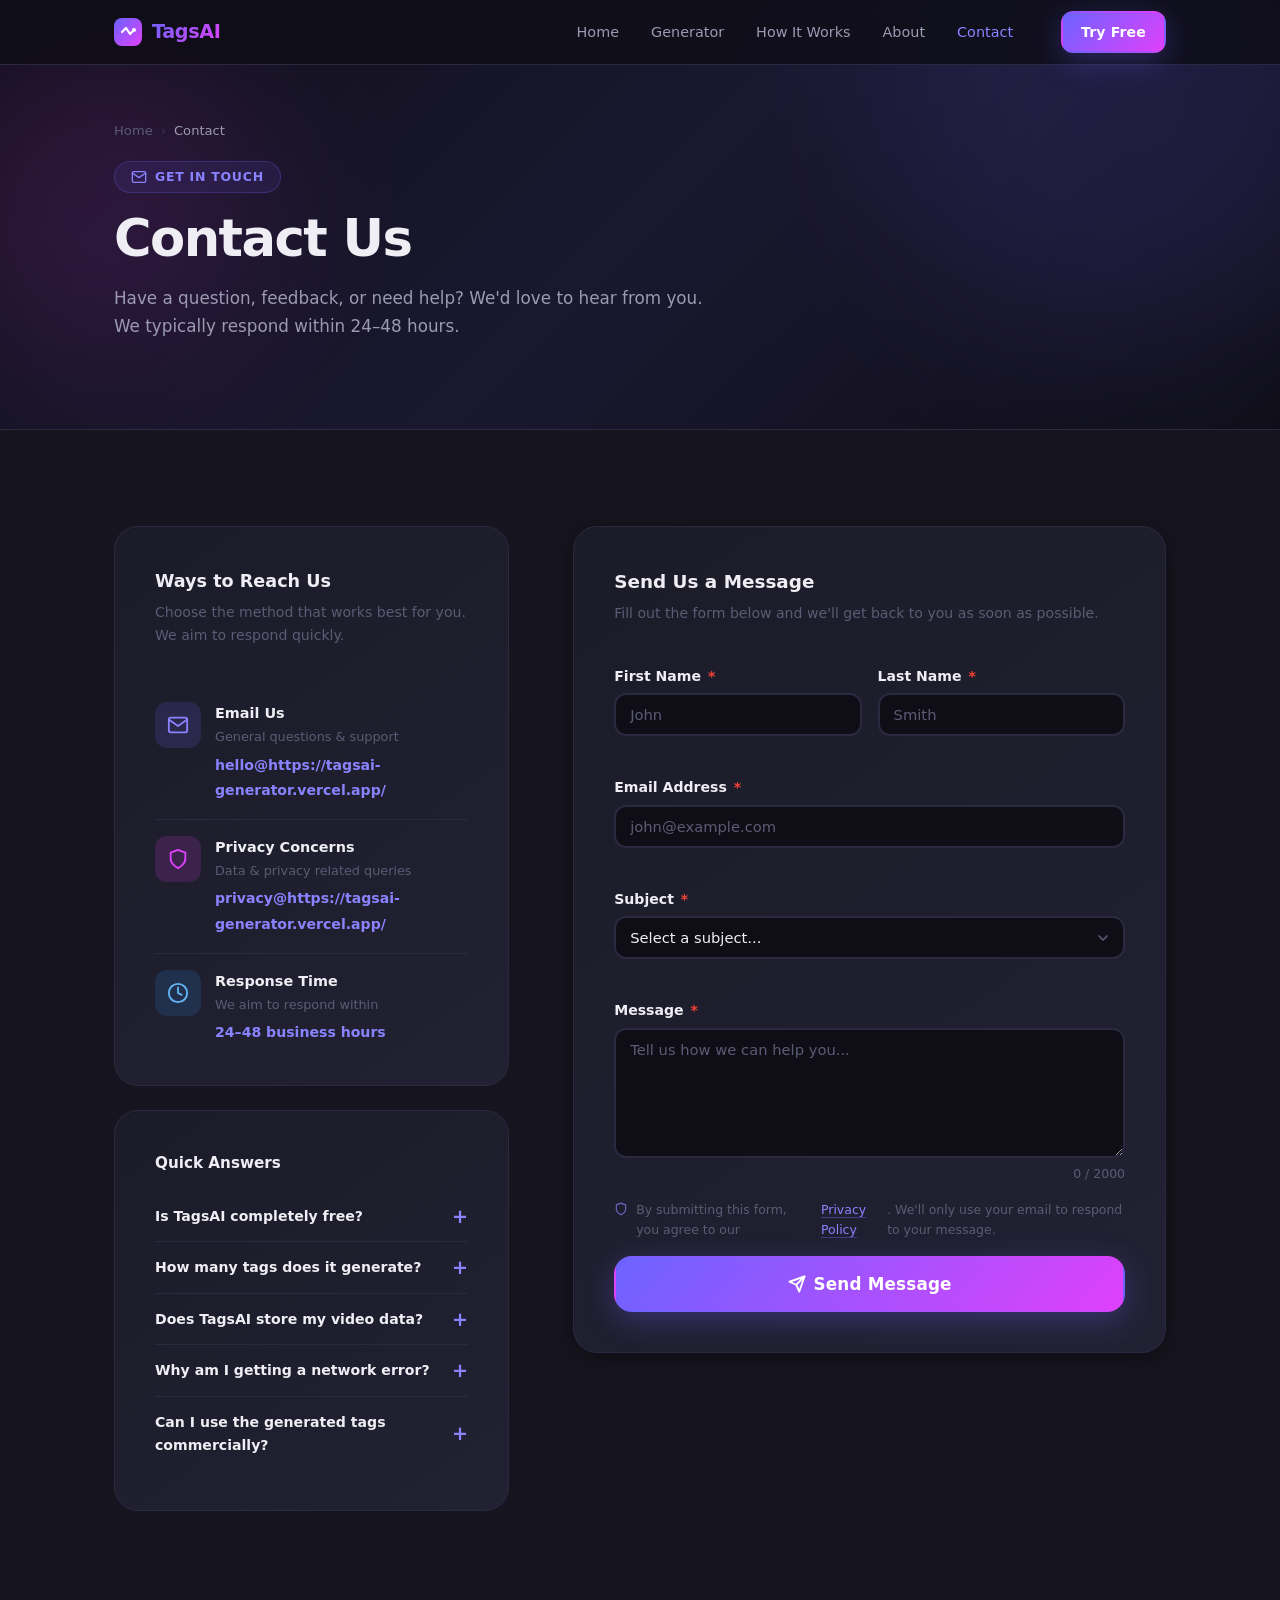
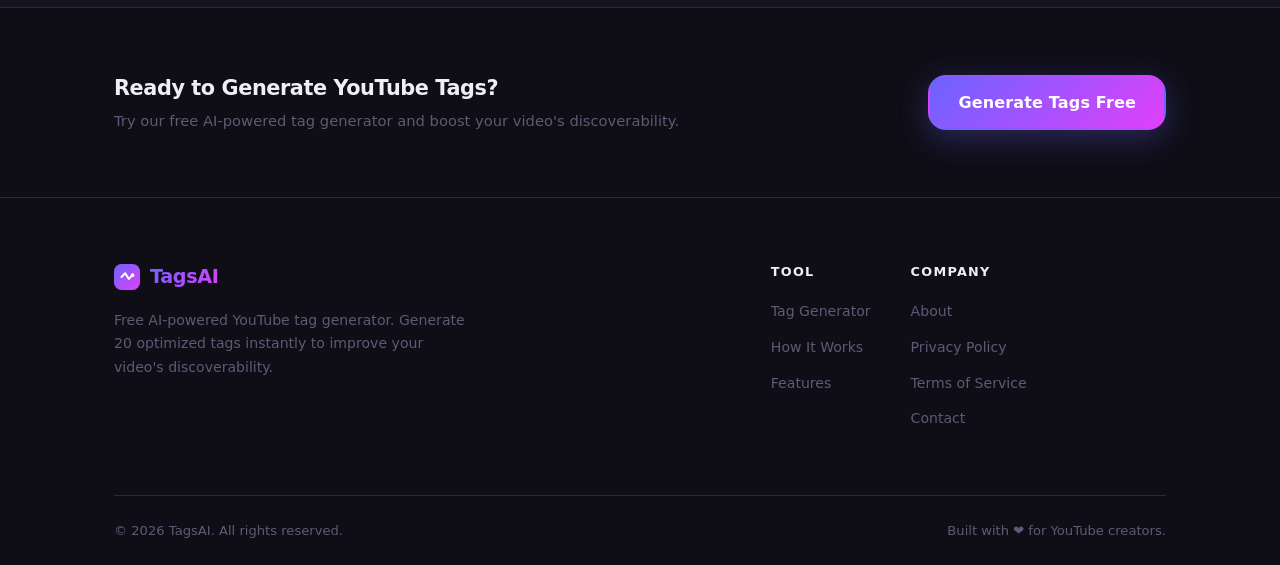
<file: contact.html>
<!DOCTYPE html>
<html lang="en">
<head>
  <meta charset="UTF-8" />
  <meta name="viewport" content="width=device-width, initial-scale=1.0" />
  <!-- Favicon -->
<link rel="icon" type="image/svg+xml" href="favicon.svg" />
<link rel="icon" type="image/x-icon" href="favicon.ico" />
<link rel="apple-touch-icon" href="favicon.svg" />
  <title>Contact Us – TagsAI YouTube Tags Generator</title>
  <meta name="description" content="Get in touch with the TagsAI team. We're happy to answer questions, hear feedback, or help with any issues you have with our AI YouTube tag generator." />
  <meta name="keywords" content="TagsAI contact, contact us, YouTube tags generator support, feedback" />
  <link rel="canonical" href="https://tagsai-generator.vercel.app/contact.html" />

  <!-- Open Graph -->
  <meta property="og:type"        content="website" />
  <meta property="og:title"       content="Contact Us – TagsAI" />
  <meta property="og:description" content="Get in touch with the TagsAI team." />
  <meta property="og:url"         content="https://tagsai-generator.vercel.app/contact.html" />

  <!-- Twitter Card -->
  <meta name="twitter:card"        content="summary" />
  <meta name="twitter:title"       content="Contact Us – TagsAI" />
  <meta name="twitter:description" content="Get in touch with the TagsAI team." />

  <link rel="stylesheet" href="style.css" />
  <link rel="stylesheet" href="pages.css" />
</head>
<body>

  <!-- ============================================================
       NAVIGATION
  ============================================================ -->
  <header class="navbar" role="banner">
    <div class="container navbar__inner">

      <a href="index.html" class="navbar__logo" aria-label="TagsAI Home">
        <span class="logo-icon" aria-hidden="true">
          <svg width="28" height="28" viewBox="0 0 28 28" fill="none" xmlns="http://www.w3.org/2000/svg">
            <rect width="28" height="28" rx="8" fill="url(#logoGradC)"/>
            <path d="M8 14L12 10L16 16L20 12" stroke="white" stroke-width="2.2" stroke-linecap="round" stroke-linejoin="round"/>
            <circle cx="20" cy="12" r="2" fill="white"/>
            <defs>
              <linearGradient id="logoGradC" x1="0" y1="0" x2="28" y2="28" gradientUnits="userSpaceOnUse">
                <stop stop-color="#6C63FF"/>
                <stop offset="1" stop-color="#E040FB"/>
              </linearGradient>
            </defs>
          </svg>
        </span>
        <span class="logo-text">TagsAI</span>
      </a>

      <button class="navbar__toggle" id="navToggle" aria-label="Toggle navigation menu" aria-expanded="false" aria-controls="navMenu" type="button">
        <span></span><span></span><span></span>
      </button>

      <nav class="navbar__menu" id="navMenu" role="navigation" aria-label="Main navigation">
        <ul class="navbar__list">
          <li><a href="index.html"              class="navbar__link">Home</a></li>
          <li><a href="index.html#generator"    class="navbar__link">Generator</a></li>
          <li><a href="index.html#how-it-works" class="navbar__link">How It Works</a></li>
          <li><a href="about.html"              class="navbar__link">About</a></li>
          <li><a href="contact.html"            class="navbar__link active" aria-current="page">Contact</a></li>
        </ul>
        <a href="index.html#generator" class="btn btn--primary navbar__cta">Try Free</a>
      </nav>

    </div>
  </header>

  <main>

    <!-- ============================================================
         PAGE HERO
    ============================================================ -->
    <section class="page-hero" aria-labelledby="contactHeroHeading">
      <div class="page-hero__bg" aria-hidden="true">
        <div class="shape shape--1"></div>
        <div class="shape shape--2"></div>
      </div>
      <div class="container page-hero__inner">
        <div class="page-breadcrumb" aria-label="Breadcrumb">
          <a href="index.html" class="breadcrumb-link">Home</a>
          <span class="breadcrumb-sep" aria-hidden="true">›</span>
          <span class="breadcrumb-current" aria-current="page">Contact</span>
        </div>
        <div class="page-hero__badge">
          <svg width="16" height="16" viewBox="0 0 24 24" fill="none" stroke="currentColor" stroke-width="2" stroke-linecap="round" stroke-linejoin="round" aria-hidden="true"><path d="M4 4h16c1.1 0 2 .9 2 2v12c0 1.1-.9 2-2 2H4c-1.1 0-2-.9-2-2V6c0-1.1.9-2 2-2z"/><polyline points="22,6 12,13 2,6"/></svg>
          Get In Touch
        </div>
        <h1 class="page-hero__title" id="contactHeroHeading">Contact Us</h1>
        <p class="page-hero__subtitle">Have a question, feedback, or need help? We'd love to hear from you. We typically respond within 24–48 hours.</p>
      </div>
    </section>

    <!-- ============================================================
         CONTACT SECTION
    ============================================================ -->
    <section class="contact-section" aria-label="Contact form and information">
      <div class="container">
        <div class="contact-grid">

          <!-- LEFT: Contact Info -->
          <aside class="contact-info" aria-label="Contact information">

            <div class="contact-info__card">
              <h2 class="contact-info__title">Ways to Reach Us</h2>
              <p class="contact-info__subtitle">Choose the method that works best for you. We aim to respond quickly.</p>

              <div class="contact-method">
                <div class="contact-method__icon contact-method__icon--purple" aria-hidden="true">
                  <svg width="22" height="22" viewBox="0 0 24 24" fill="none" stroke="currentColor" stroke-width="2" stroke-linecap="round" stroke-linejoin="round"><path d="M4 4h16c1.1 0 2 .9 2 2v12c0 1.1-.9 2-2 2H4c-1.1 0-2-.9-2-2V6c0-1.1.9-2 2-2z"/><polyline points="22,6 12,13 2,6"/></svg>
                </div>
                <div class="contact-method__body">
                  <strong>Email Us</strong>
                  <p>General questions &amp; support</p>
                  <a href="mailto:hello@https://tagsai-generator.vercel.app/" class="contact-method__link">hello@https://tagsai-generator.vercel.app/</a>
                </div>
              </div>

              <div class="contact-method">
                <div class="contact-method__icon contact-method__icon--pink" aria-hidden="true">
                  <svg width="22" height="22" viewBox="0 0 24 24" fill="none" stroke="currentColor" stroke-width="2" stroke-linecap="round" stroke-linejoin="round"><path d="M12 22s8-4 8-10V5l-8-3-8 3v7c0 6 8 10 8 10z"/></svg>
                </div>
                <div class="contact-method__body">
                  <strong>Privacy Concerns</strong>
                  <p>Data &amp; privacy related queries</p>
                  <a href="mailto:privacy@https://tagsai-generator.vercel.app/" class="contact-method__link">privacy@https://tagsai-generator.vercel.app/</a>
                </div>
              </div>

              <div class="contact-method">
                <div class="contact-method__icon contact-method__icon--blue" aria-hidden="true">
                  <svg width="22" height="22" viewBox="0 0 24 24" fill="none" stroke="currentColor" stroke-width="2" stroke-linecap="round" stroke-linejoin="round"><circle cx="12" cy="12" r="10"/><polyline points="12 6 12 12 16 14"/></svg>
                </div>
                <div class="contact-method__body">
                  <strong>Response Time</strong>
                  <p>We aim to respond within</p>
                  <span class="contact-method__link">24–48 business hours</span>
                </div>
              </div>
            </div>

            <!-- FAQ Mini -->
            <div class="faq-mini" aria-label="Frequently asked questions">
              <h3 class="faq-mini__title">Quick Answers</h3>

              <details class="faq-item">
                <summary class="faq-question">Is TagsAI completely free?</summary>
                <div class="faq-answer">Yes! TagsAI is free to use. You only need your own Anthropic API key, which has a free tier for new users.</div>
              </details>

              <details class="faq-item">
                <summary class="faq-question">How many tags does it generate?</summary>
                <div class="faq-answer">TagsAI generates exactly 20 relevant YouTube tags per generation. You can regenerate as many times as you like to get different tag sets.</div>
              </details>

              <details class="faq-item">
                <summary class="faq-question">Does TagsAI store my video data?</summary>
                <div class="faq-answer">No. Your video title or description is sent to the AI API to generate tags and is not stored on our servers. Read our <a href="privacy.html">Privacy Policy</a> for full details.</div>
              </details>

              <details class="faq-item">
                <summary class="faq-question">Why am I getting a network error?</summary>
                <div class="faq-answer">This is usually a CORS issue when calling the AI API directly from a browser. You need a backend proxy. See the README.md file included with the project for setup instructions.</div>
              </details>

              <details class="faq-item">
                <summary class="faq-question">Can I use the generated tags commercially?</summary>
                <div class="faq-answer">Yes. Tags generated by TagsAI are yours to use freely on your YouTube channel and any other platform.</div>
              </details>
            </div>

          </aside>

          <!-- RIGHT: Contact Form -->
          <div class="contact-form-wrapper" role="region" aria-label="Send us a message">

            <div class="contact-form-card">
              <div class="contact-form-card__header">
                <h2 class="contact-form-card__title">Send Us a Message</h2>
                <p class="contact-form-card__subtitle">Fill out the form below and we'll get back to you as soon as possible.</p>
              </div>

              <!-- Success Message (hidden by default) -->
              <div class="form-success" id="formSuccess" style="display:none;" role="alert" aria-live="assertive">
                <div class="form-success__icon" aria-hidden="true">
                  <svg width="32" height="32" viewBox="0 0 24 24" fill="none" stroke="currentColor" stroke-width="2" stroke-linecap="round" stroke-linejoin="round"><polyline points="20 6 9 17 4 12"/></svg>
                </div>
                <h3>Message Sent!</h3>
                <p>Thank you for reaching out. We'll reply to your email within 24–48 hours.</p>
                <button class="btn btn--primary" id="sendAnotherBtn" type="button">Send Another Message</button>
              </div>

              <!-- The Form -->
              <form class="contact-form" id="contactForm" novalidate aria-label="Contact form">

                <div class="form-row form-row--two">
                  <div class="form-field">
                    <label for="firstName" class="form-label">
                      First Name <span class="form-required" aria-label="required">*</span>
                    </label>
                    <input
                      type="text"
                      id="firstName"
                      name="firstName"
                      class="form-input"
                      placeholder="John"
                      autocomplete="given-name"
                      aria-required="true"
                      aria-describedby="firstNameError"
                      maxlength="50"
                    />
                    <span class="form-error" id="firstNameError" role="alert" aria-live="polite"></span>
                  </div>

                  <div class="form-field">
                    <label for="lastName" class="form-label">
                      Last Name <span class="form-required" aria-label="required">*</span>
                    </label>
                    <input
                      type="text"
                      id="lastName"
                      name="lastName"
                      class="form-input"
                      placeholder="Smith"
                      autocomplete="family-name"
                      aria-required="true"
                      aria-describedby="lastNameError"
                      maxlength="50"
                    />
                    <span class="form-error" id="lastNameError" role="alert" aria-live="polite"></span>
                  </div>
                </div>

                <div class="form-field">
                  <label for="email" class="form-label">
                    Email Address <span class="form-required" aria-label="required">*</span>
                  </label>
                  <input
                    type="email"
                    id="email"
                    name="email"
                    class="form-input"
                    placeholder="john@example.com"
                    autocomplete="email"
                    aria-required="true"
                    aria-describedby="emailError"
                    maxlength="200"
                  />
                  <span class="form-error" id="emailError" role="alert" aria-live="polite"></span>
                </div>

                <div class="form-field">
                  <label for="subject" class="form-label">
                    Subject <span class="form-required" aria-label="required">*</span>
                  </label>
                  <select
                    id="subject"
                    name="subject"
                    class="form-input form-select"
                    aria-required="true"
                    aria-describedby="subjectError"
                  >
                    <option value="" disabled selected>Select a subject...</option>
                    <option value="general">General Question</option>
                    <option value="support">Technical Support</option>
                    <option value="feedback">Feedback / Suggestion</option>
                    <option value="bug">Report a Bug</option>
                    <option value="privacy">Privacy Concern</option>
                    <option value="partnership">Partnership / Collaboration</option>
                    <option value="other">Other</option>
                  </select>
                  <span class="form-error" id="subjectError" role="alert" aria-live="polite"></span>
                </div>

                <div class="form-field">
                  <label for="message" class="form-label">
                    Message <span class="form-required" aria-label="required">*</span>
                  </label>
                  <textarea
                    id="message"
                    name="message"
                    class="form-input form-textarea"
                    placeholder="Tell us how we can help you..."
                    rows="5"
                    aria-required="true"
                    aria-describedby="messageError messageCount"
                    maxlength="2000"
                  ></textarea>
                  <div class="form-field-meta">
                    <span class="form-error" id="messageError" role="alert" aria-live="polite"></span>
                    <span class="form-char-count" id="messageCount" aria-live="polite">0 / 2000</span>
                  </div>
                </div>

                <!-- Honeypot spam field (hidden from real users) -->
                <div class="form-honeypot" aria-hidden="true">
                  <label for="website">Website (leave blank)</label>
                  <input type="text" id="website" name="website" tabindex="-1" autocomplete="off" />
                </div>

                <div class="form-privacy-note">
                  <svg width="14" height="14" viewBox="0 0 24 24" fill="none" stroke="currentColor" stroke-width="2" stroke-linecap="round" stroke-linejoin="round" aria-hidden="true"><path d="M12 22s8-4 8-10V5l-8-3-8 3v7c0 6 8 10 8 10z"/></svg>
                  By submitting this form, you agree to our <a href="privacy.html" class="legal-link">Privacy Policy</a>. We'll only use your email to respond to your message.
                </div>

                <button type="submit" class="btn btn--primary btn--xlarge btn--full" id="submitBtn" aria-label="Send message">
                  <span class="submit-btn-text">
                    <svg width="18" height="18" viewBox="0 0 24 24" fill="none" stroke="currentColor" stroke-width="2.5" stroke-linecap="round" stroke-linejoin="round" aria-hidden="true"><line x1="22" y1="2" x2="11" y2="13"/><polygon points="22 2 15 22 11 13 2 9 22 2"/></svg>
                    Send Message
                  </span>
                  <span class="submit-btn-loading" style="display:none;" aria-hidden="true">
                    <span class="spinner"></span>
                    Sending...
                  </span>
                </button>

              </form>
            </div>

          </div>
        </div>
      </div>
    </section>

    <!-- ============================================================
         CTA STRIP
    ============================================================ -->
    <section class="mini-cta" aria-labelledby="miniCtaHeading">
      <div class="container">
        <div class="mini-cta__inner">
          <div class="mini-cta__text">
            <h2 id="miniCtaHeading">Ready to Generate YouTube Tags?</h2>
            <p>Try our free AI-powered tag generator and boost your video's discoverability.</p>
          </div>
          <a href="index.html#generator" class="btn btn--primary btn--large">Generate Tags Free</a>
        </div>
      </div>
    </section>

  </main>

  <!-- ============================================================
       FOOTER
  ============================================================ -->
  <footer class="footer" role="contentinfo">
    <div class="container">
      <div class="footer__inner">
        <div class="footer__brand">
          <a href="index.html" class="navbar__logo footer__logo" aria-label="TagsAI Home">
            <span class="logo-icon" aria-hidden="true">
              <svg width="26" height="26" viewBox="0 0 28 28" fill="none" xmlns="http://www.w3.org/2000/svg">
                <rect width="28" height="28" rx="8" fill="url(#footerLogoC)"/>
                <path d="M8 14L12 10L16 16L20 12" stroke="white" stroke-width="2.2" stroke-linecap="round" stroke-linejoin="round"/>
                <circle cx="20" cy="12" r="2" fill="white"/>
                <defs>
                  <linearGradient id="footerLogoC" x1="0" y1="0" x2="28" y2="28" gradientUnits="userSpaceOnUse">
                    <stop stop-color="#6C63FF"/>
                    <stop offset="1" stop-color="#E040FB"/>
                  </linearGradient>
                </defs>
              </svg>
            </span>
            <span class="logo-text">TagsAI</span>
          </a>
          <p class="footer__description">Free AI-powered YouTube tag generator. Generate 20 optimized tags instantly to improve your video's discoverability.</p>
        </div>
        <div class="footer__links">
          <div class="footer__col">
            <h4 class="footer__col-title">Tool</h4>
            <ul class="footer__list">
              <li><a href="index.html#generator"    class="footer__link">Tag Generator</a></li>
              <li><a href="index.html#how-it-works" class="footer__link">How It Works</a></li>
              <li><a href="index.html#features"     class="footer__link">Features</a></li>
            </ul>
          </div>
          <div class="footer__col">
            <h4 class="footer__col-title">Company</h4>
            <ul class="footer__list">
              <li><a href="about.html"   class="footer__link">About</a></li>
              <li><a href="privacy.html" class="footer__link">Privacy Policy</a></li>
              <li><a href="terms.html"   class="footer__link">Terms of Service</a></li>
              <li><a href="contact.html" class="footer__link">Contact</a></li>
            </ul>
          </div>
        </div>
      </div>
      <div class="footer__bottom">
        <p class="footer__copyright">&copy; <span class="year"></span> TagsAI. All rights reserved.</p>
        <p class="footer__note">Built with ❤️ for YouTube creators.</p>
      </div>
    </div>
  </footer>

  <script src="pages.js"></script>
</body>
</html>
</file>
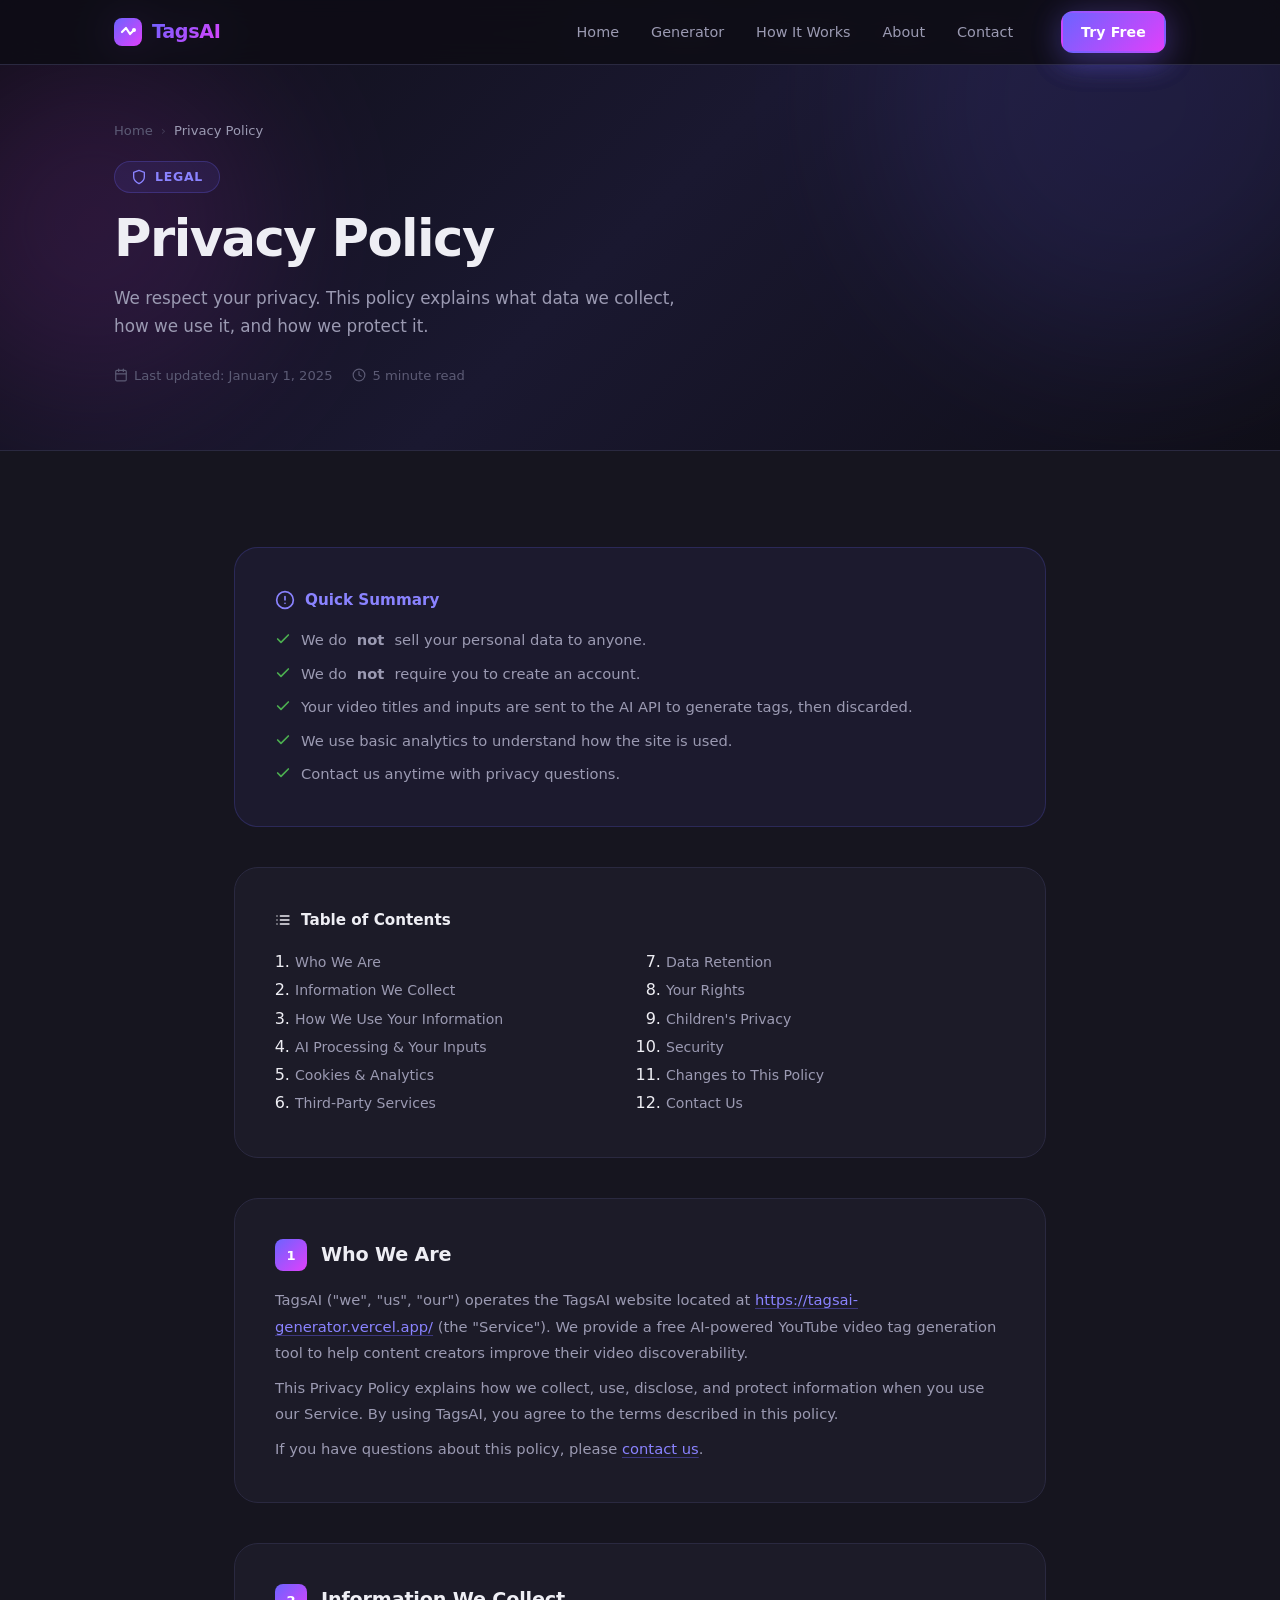
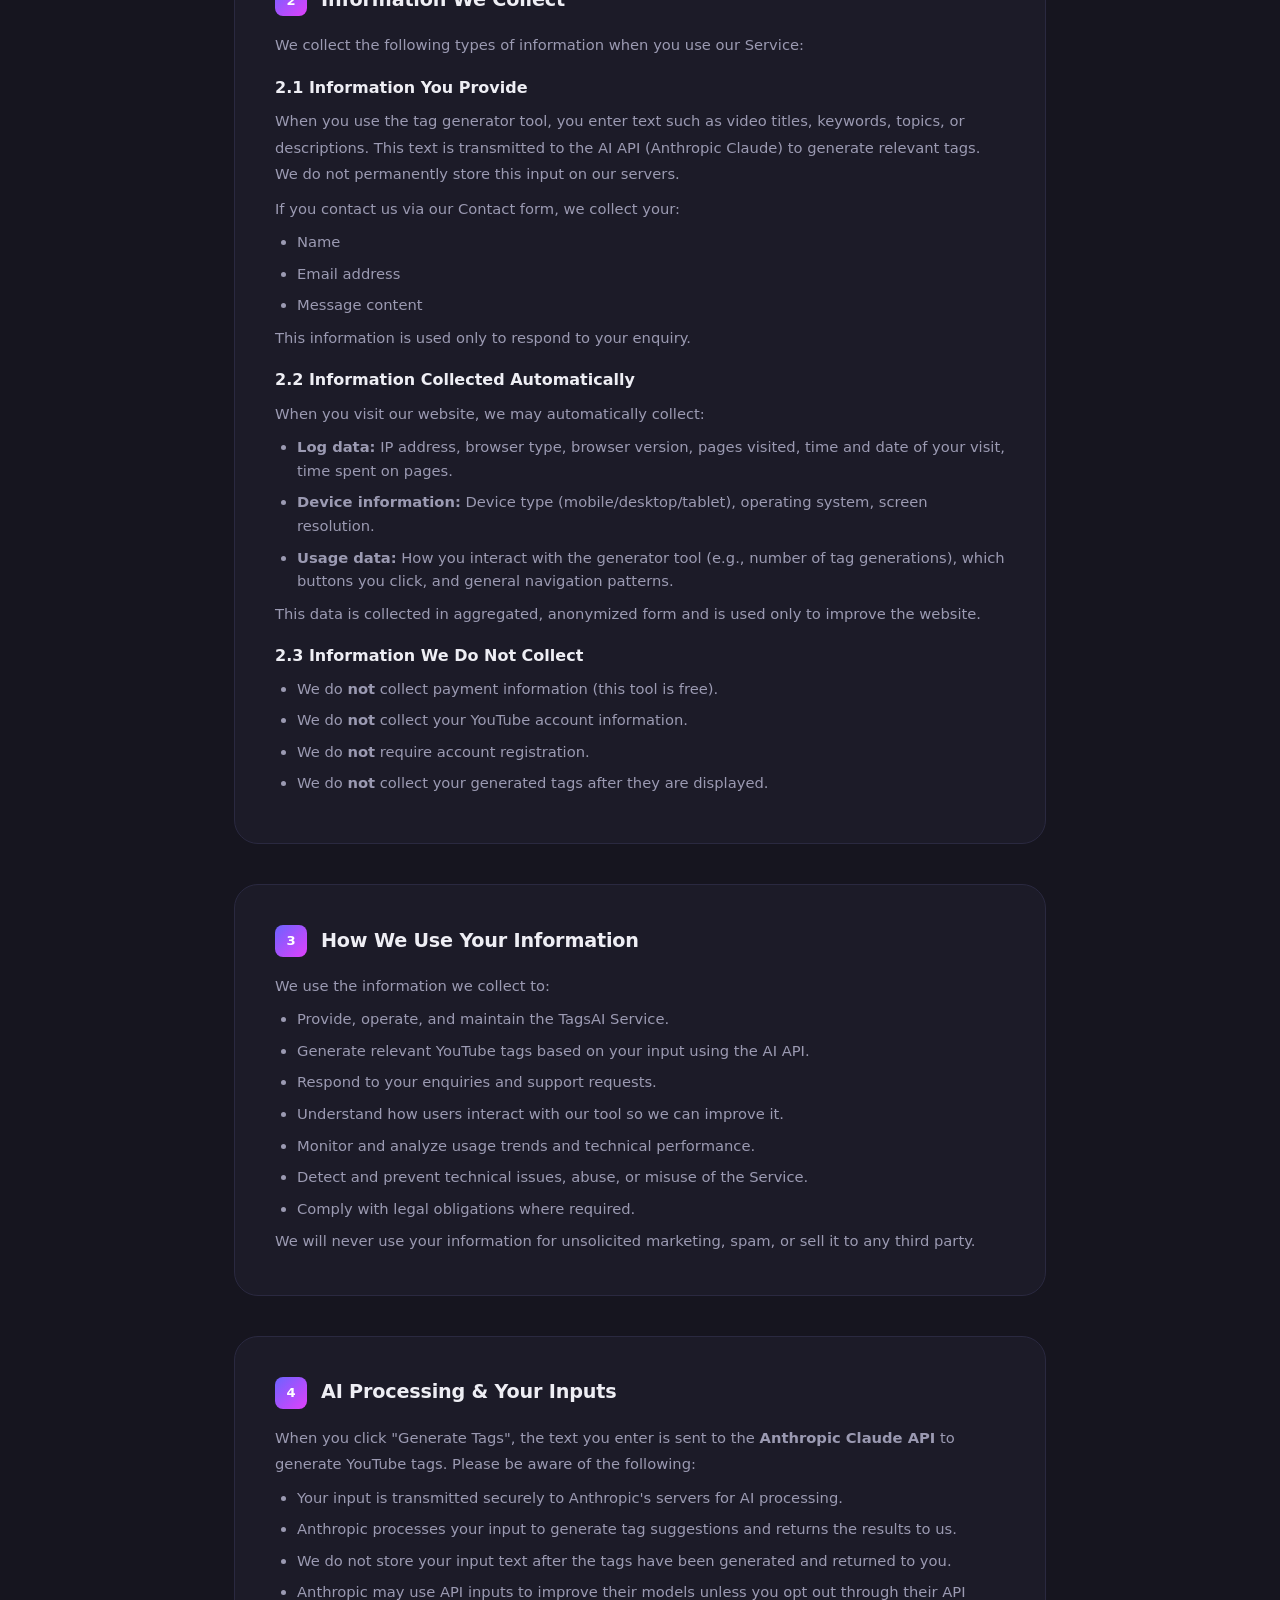
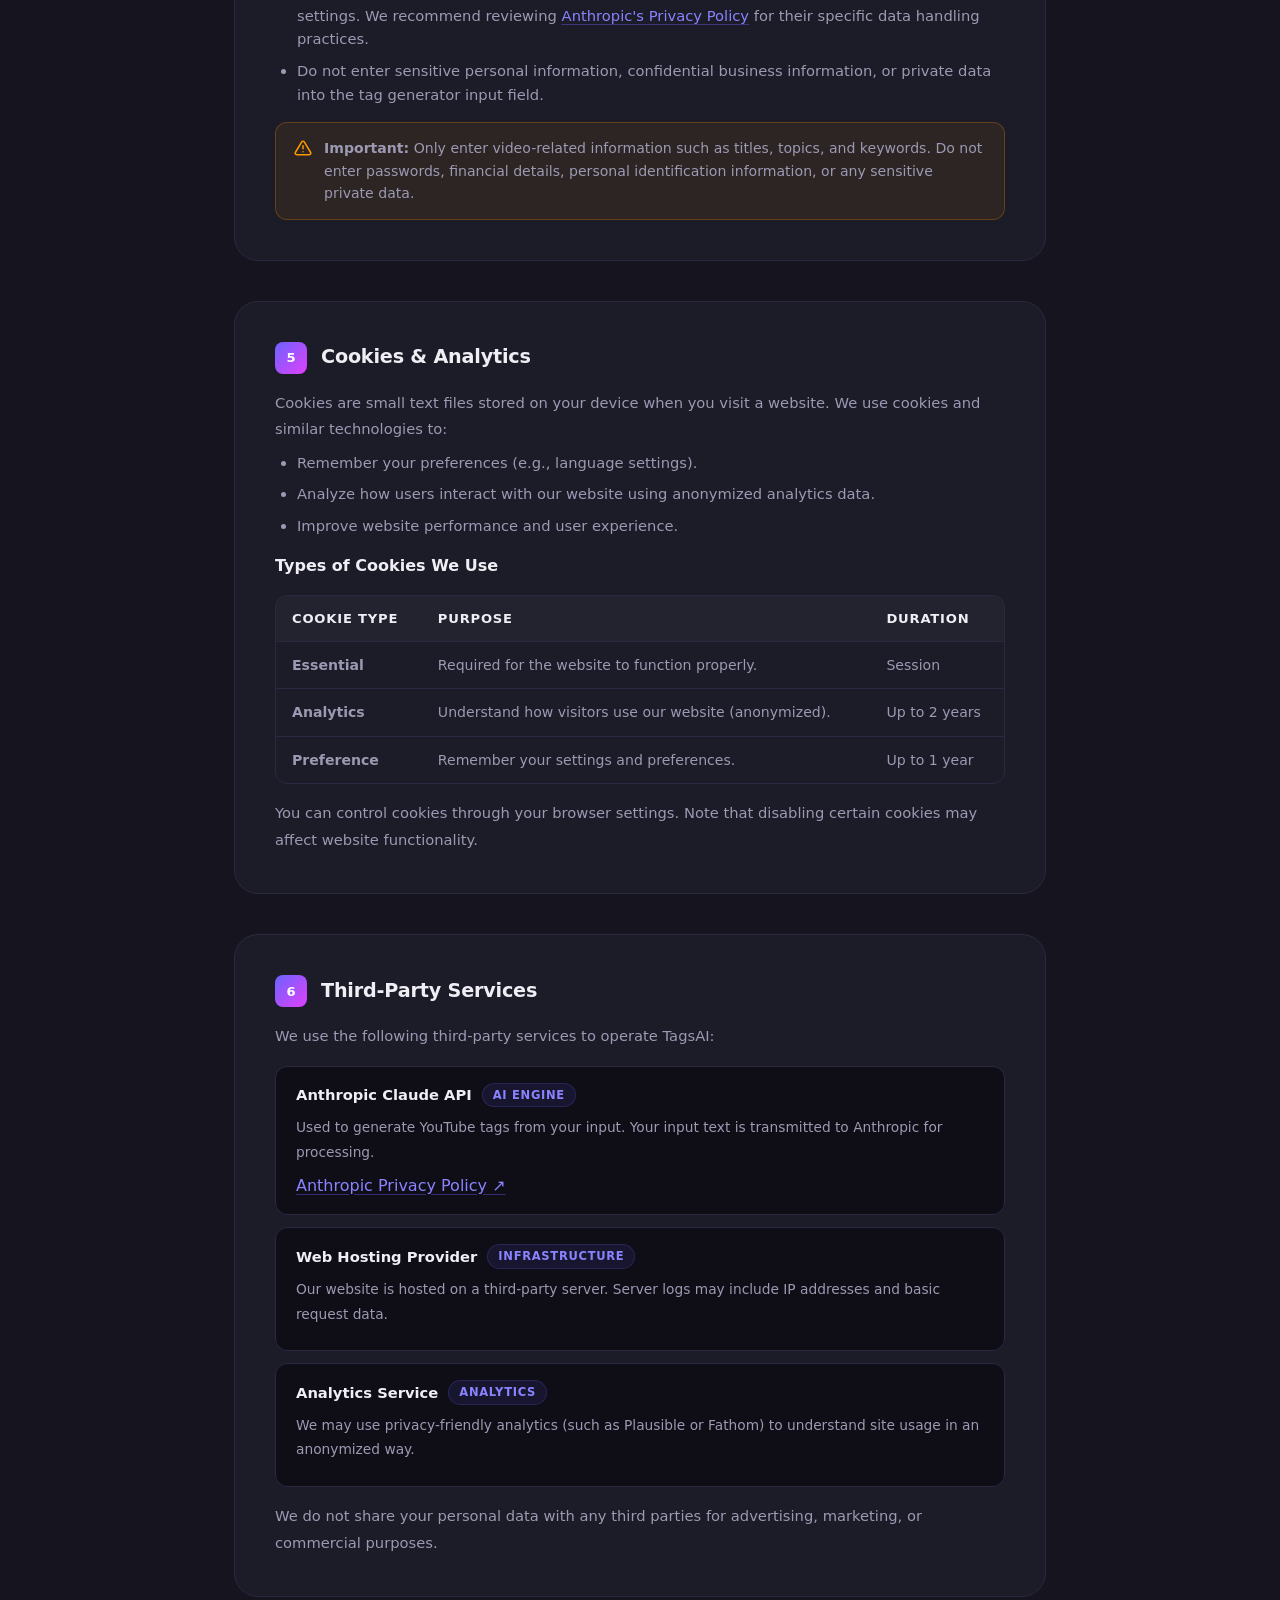
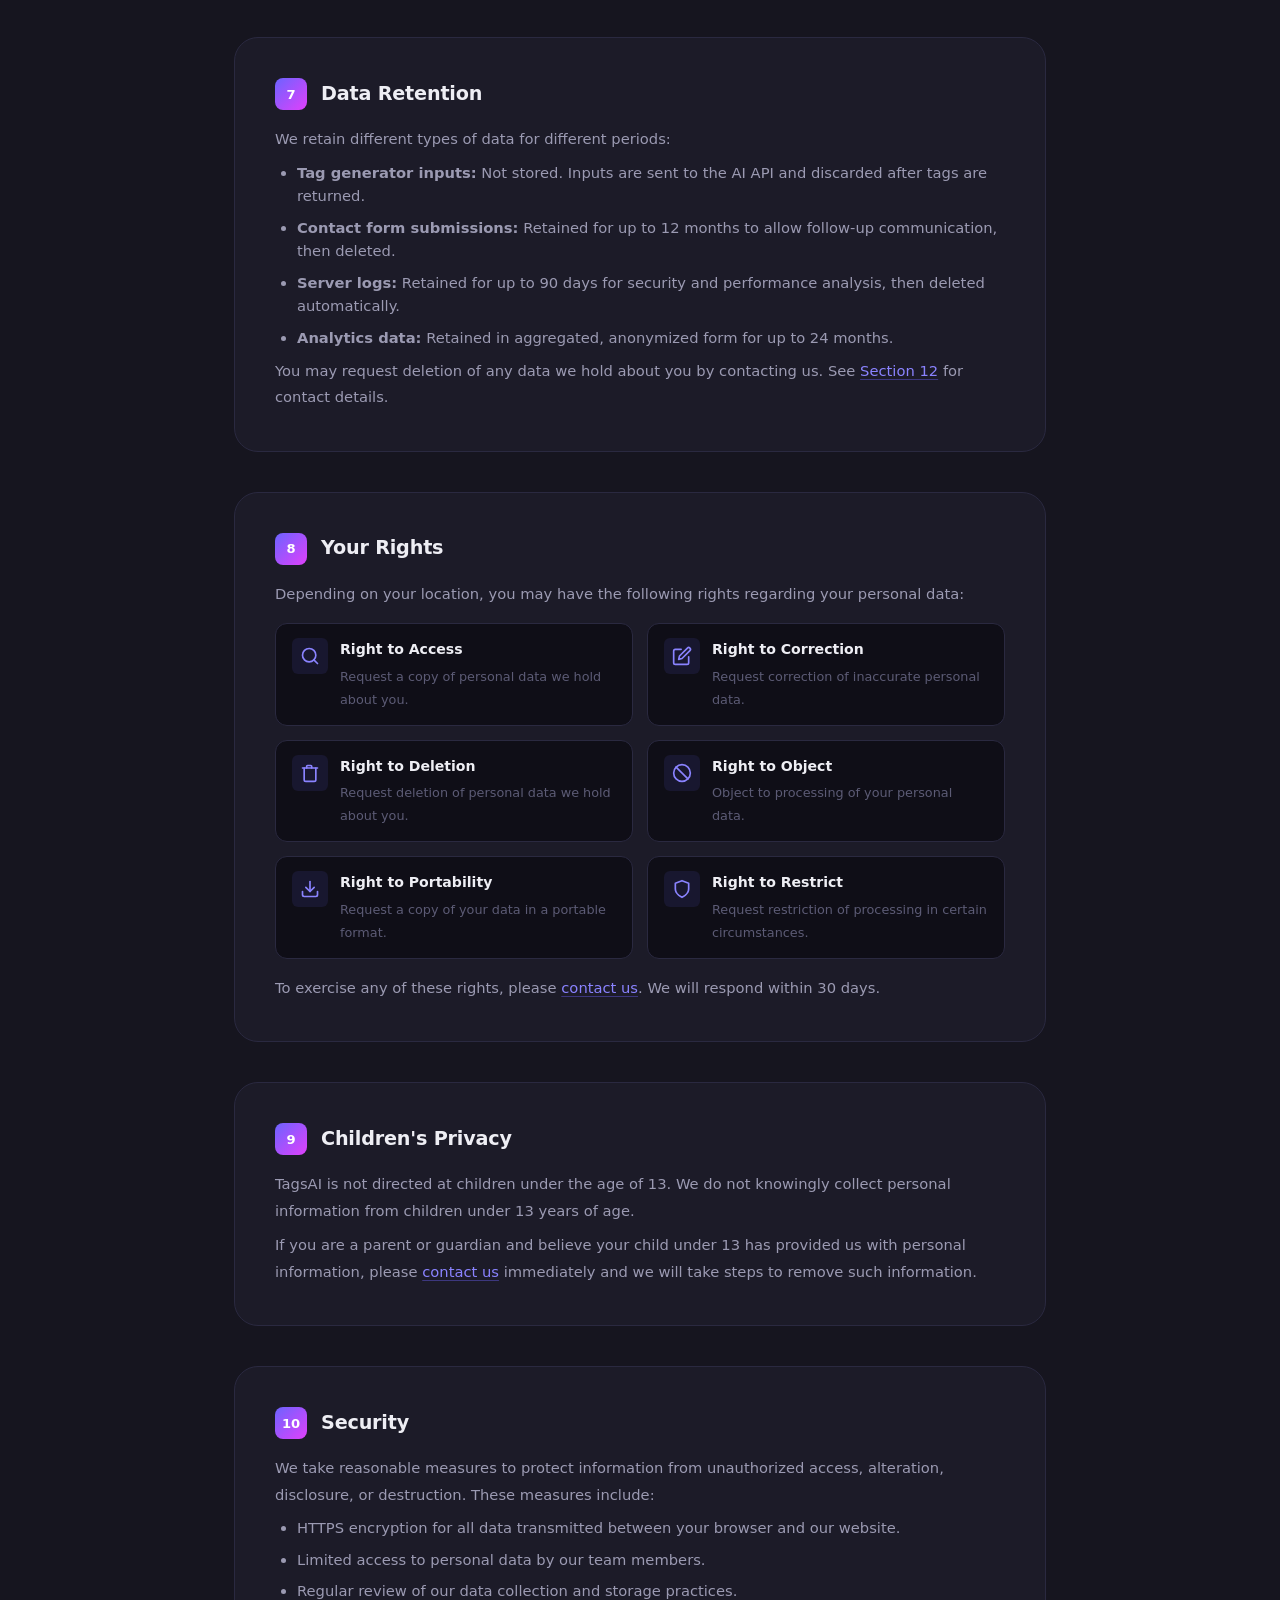
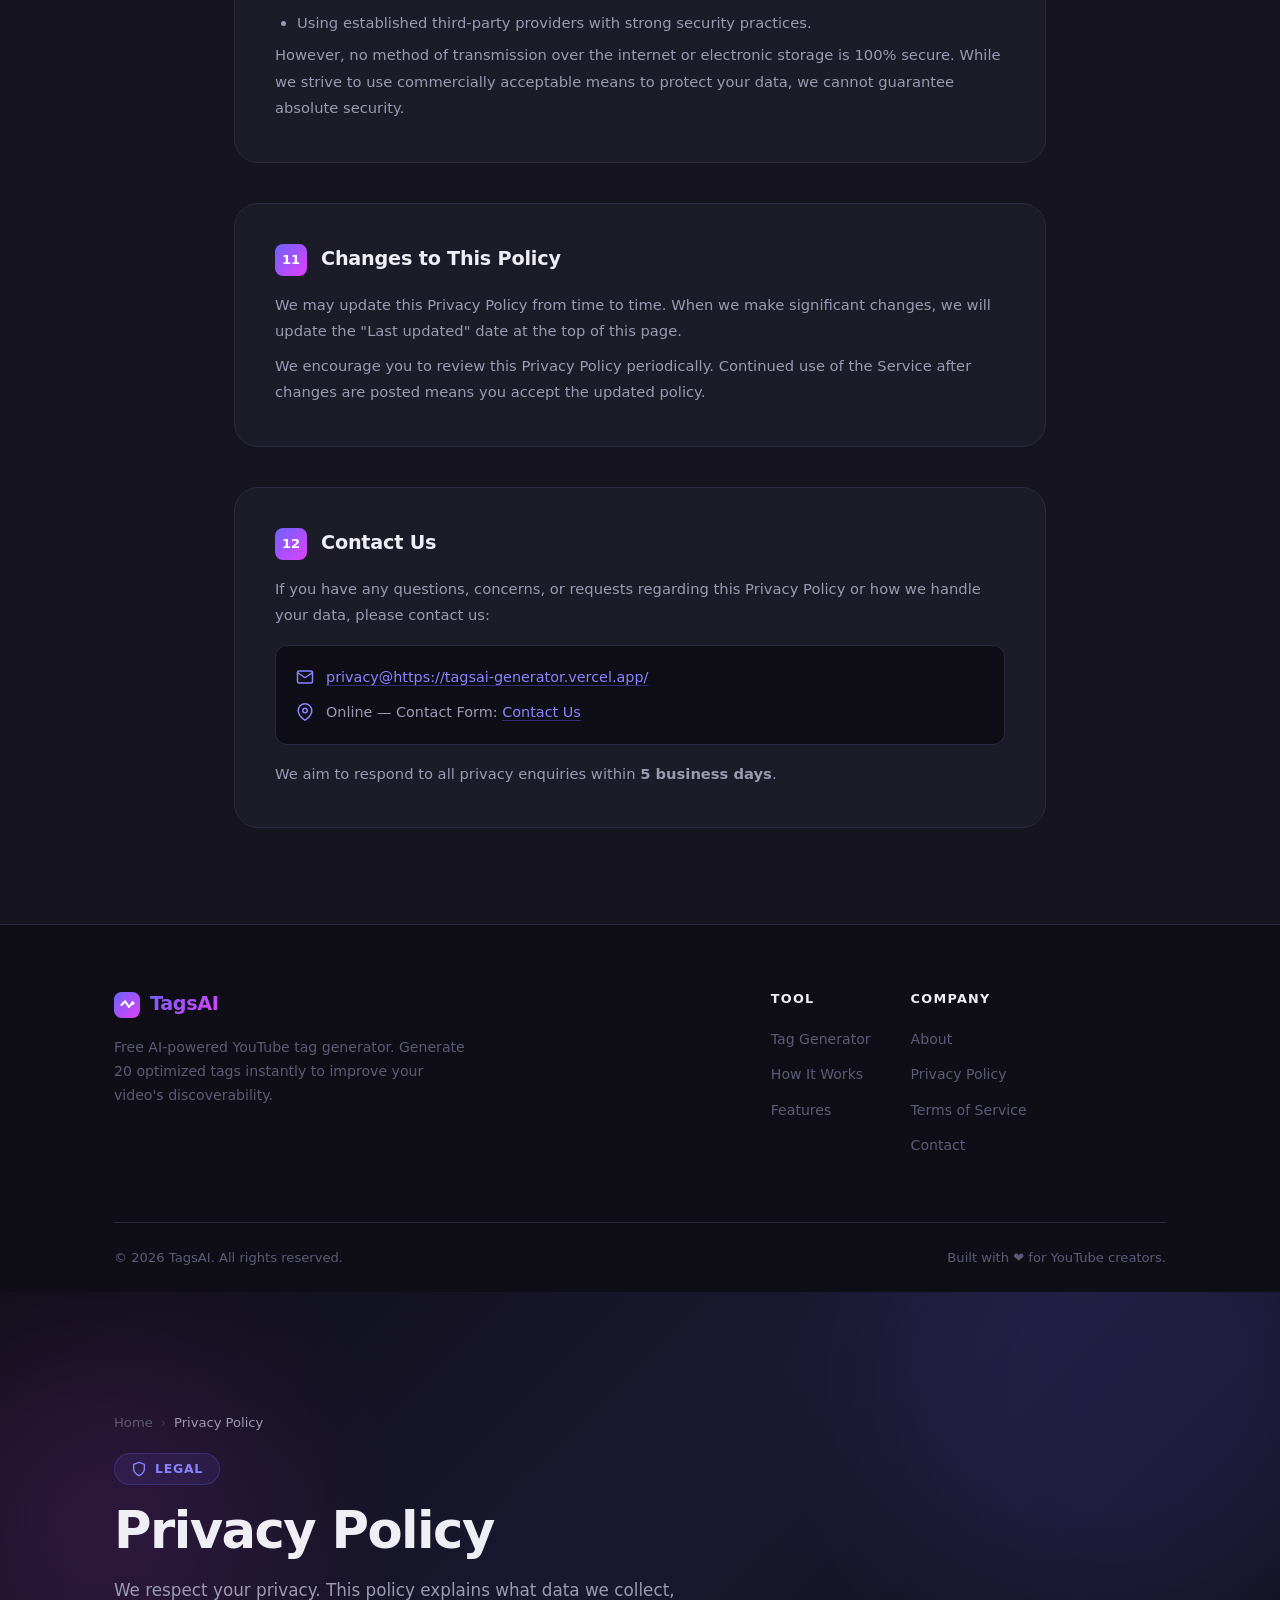
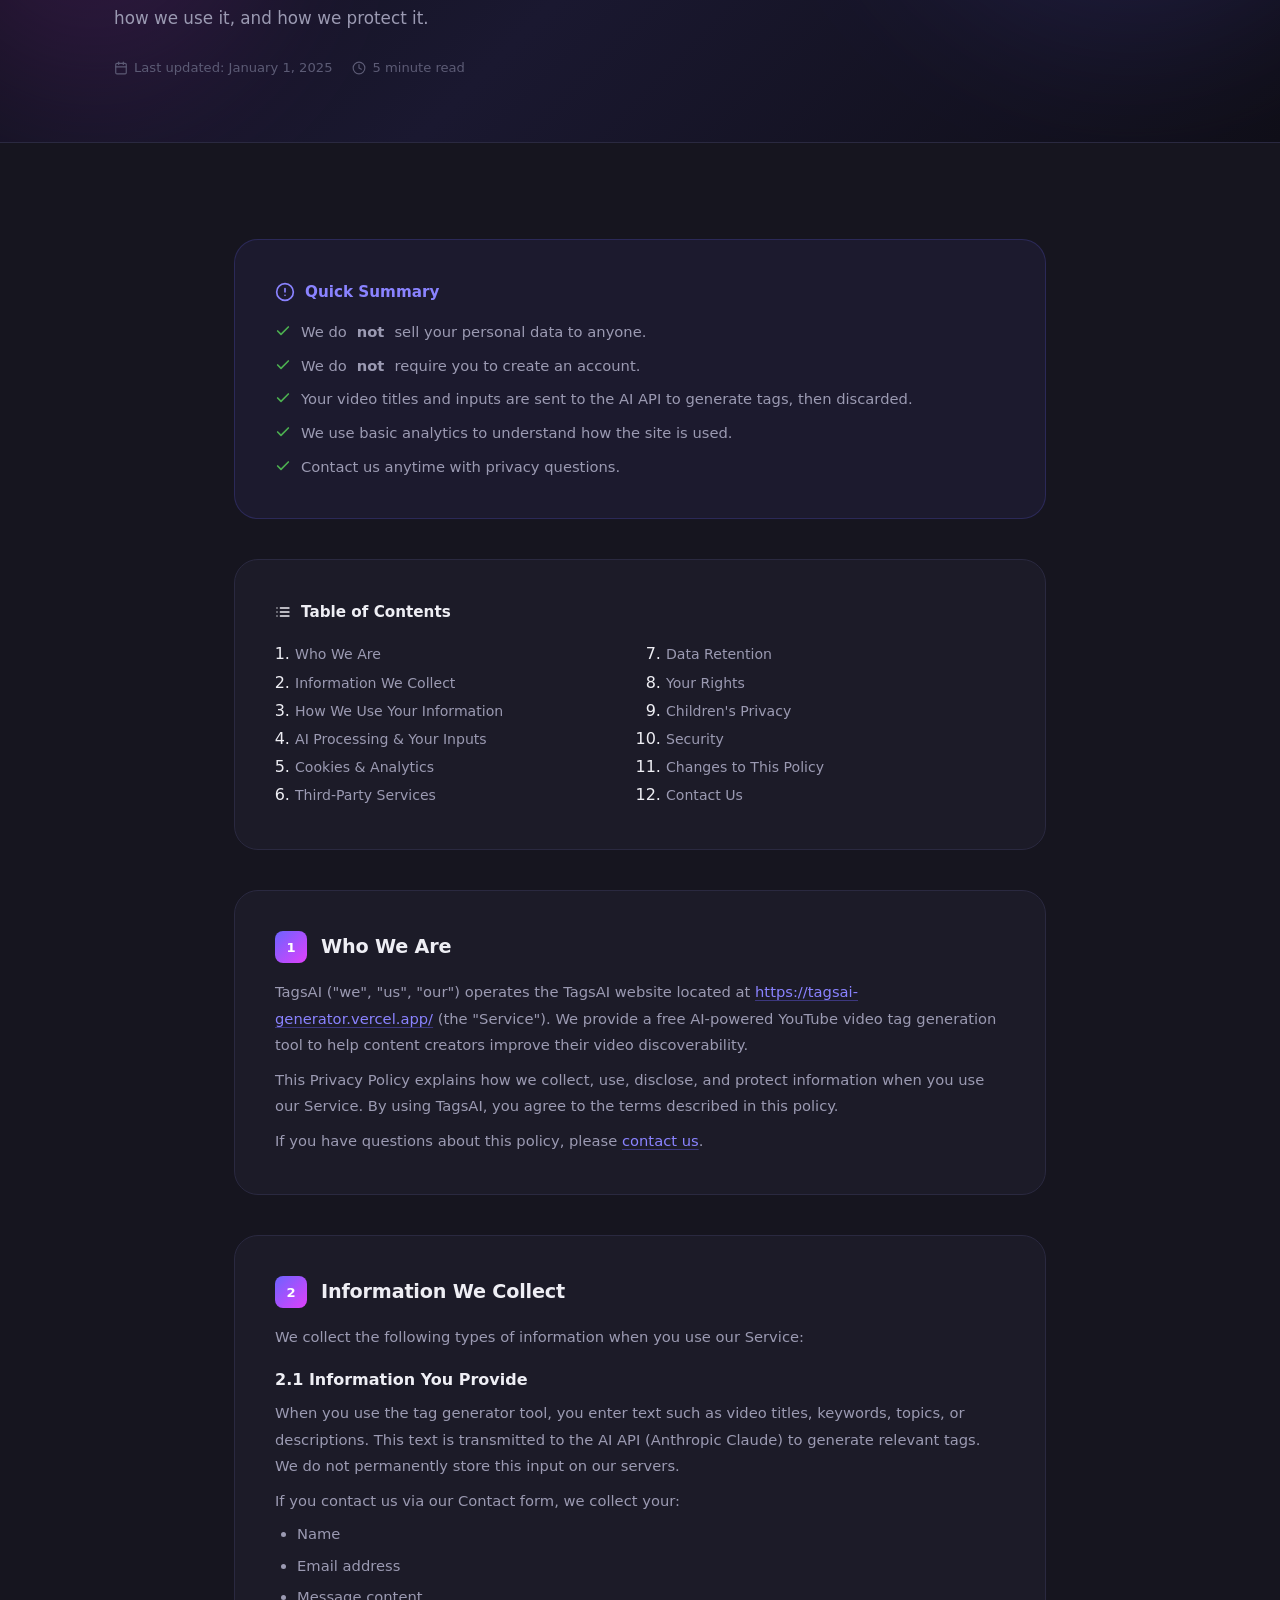
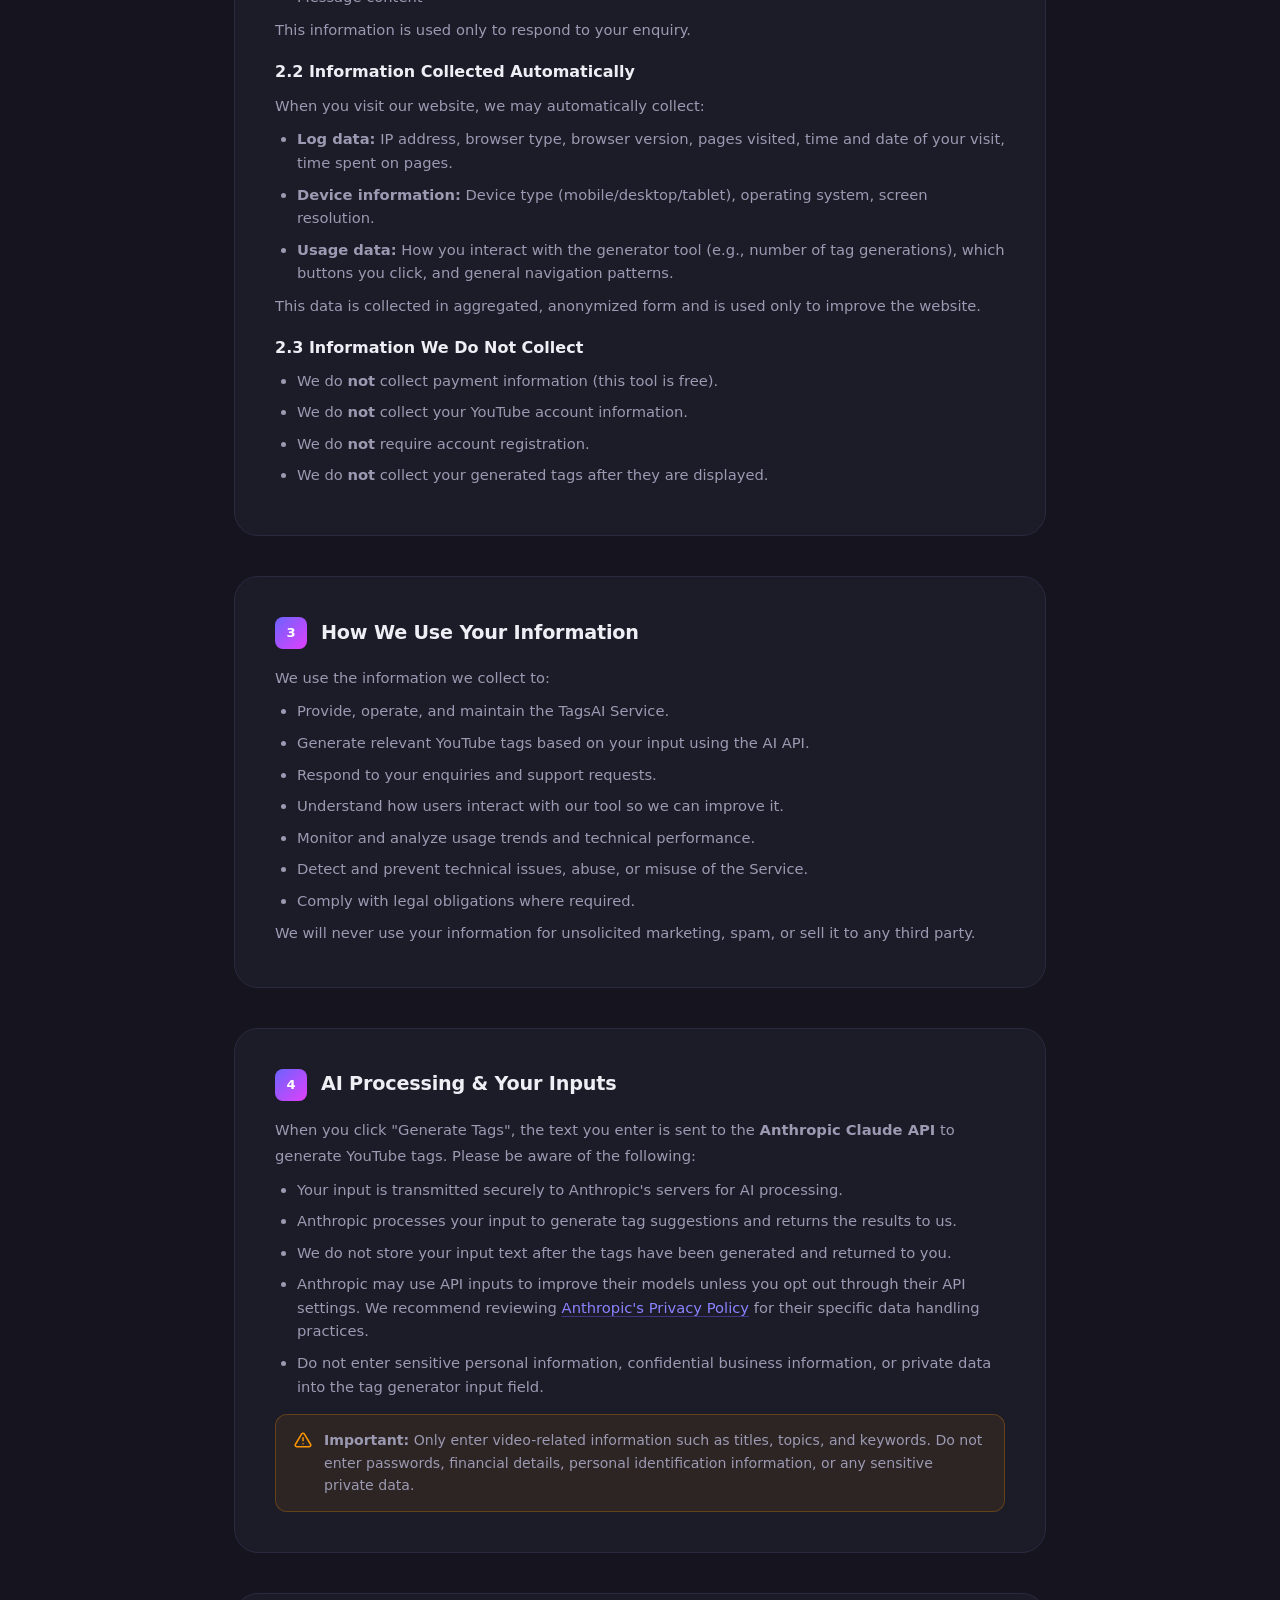
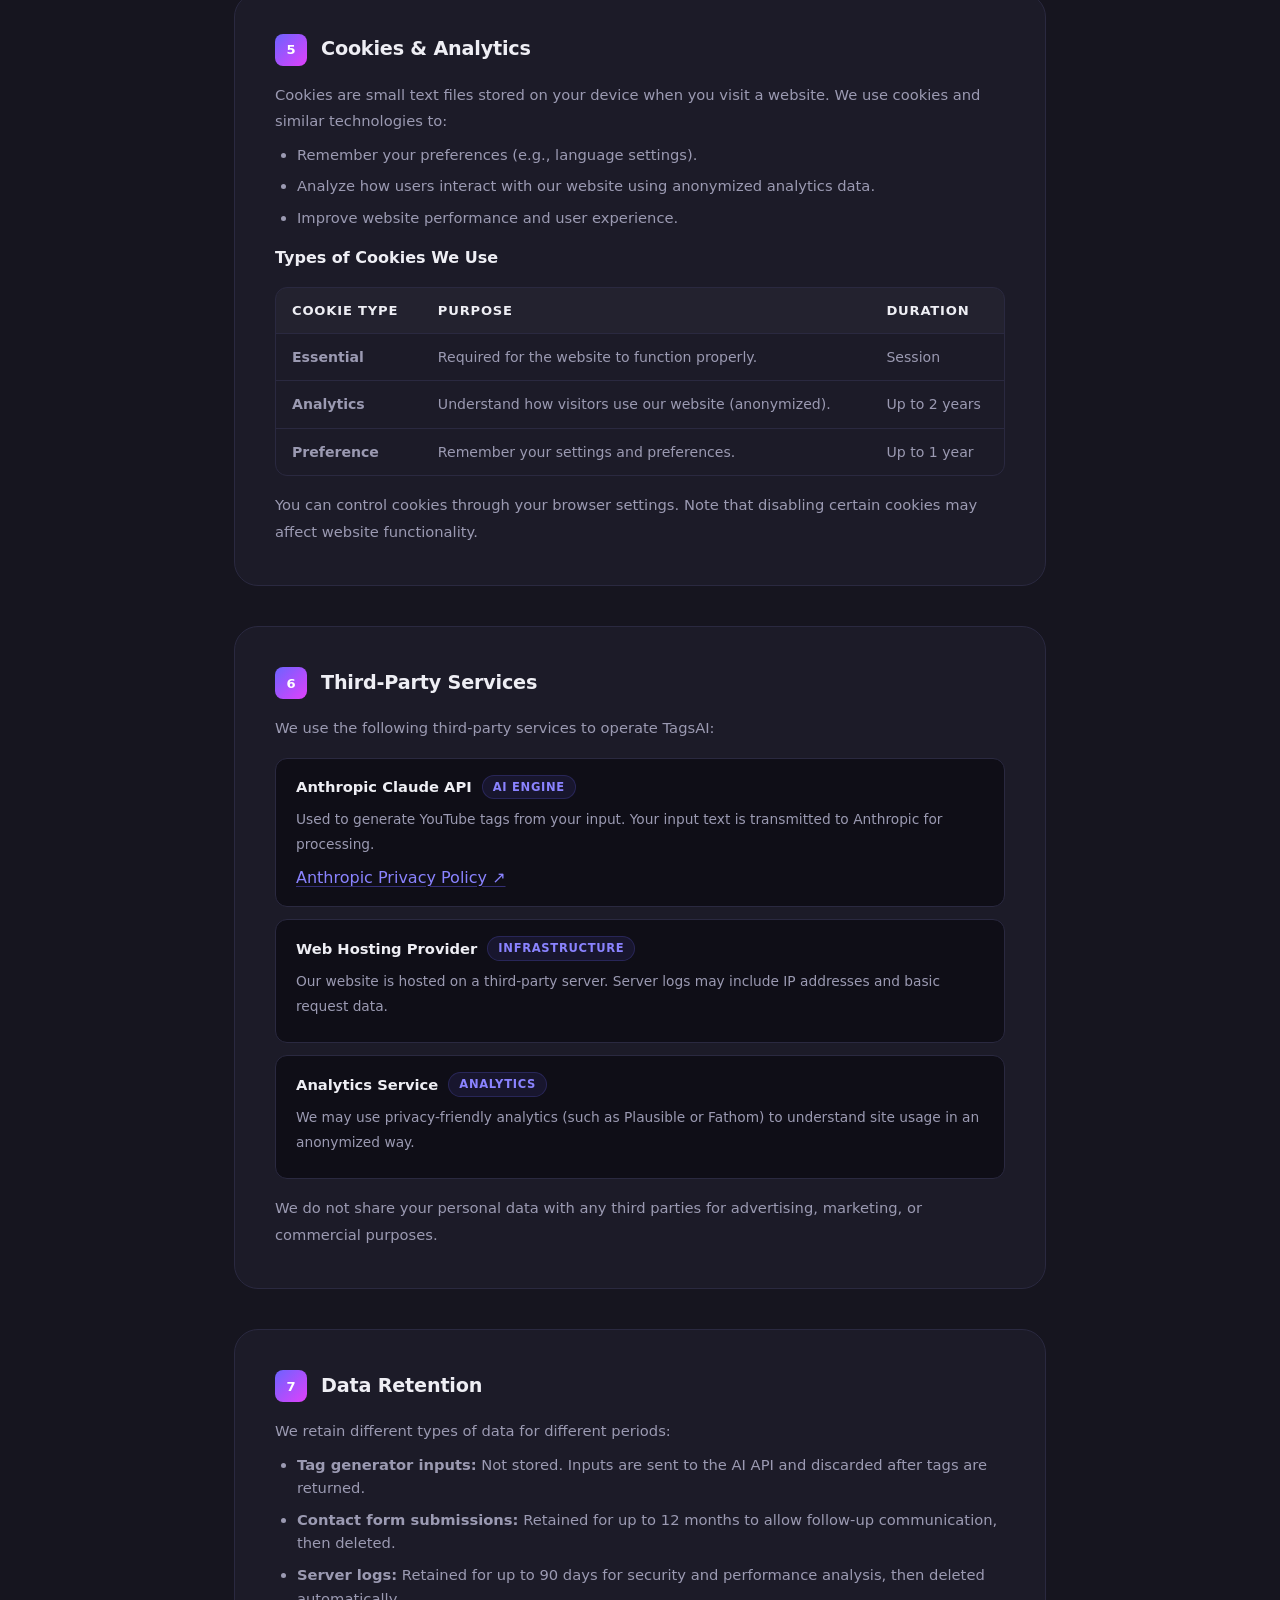
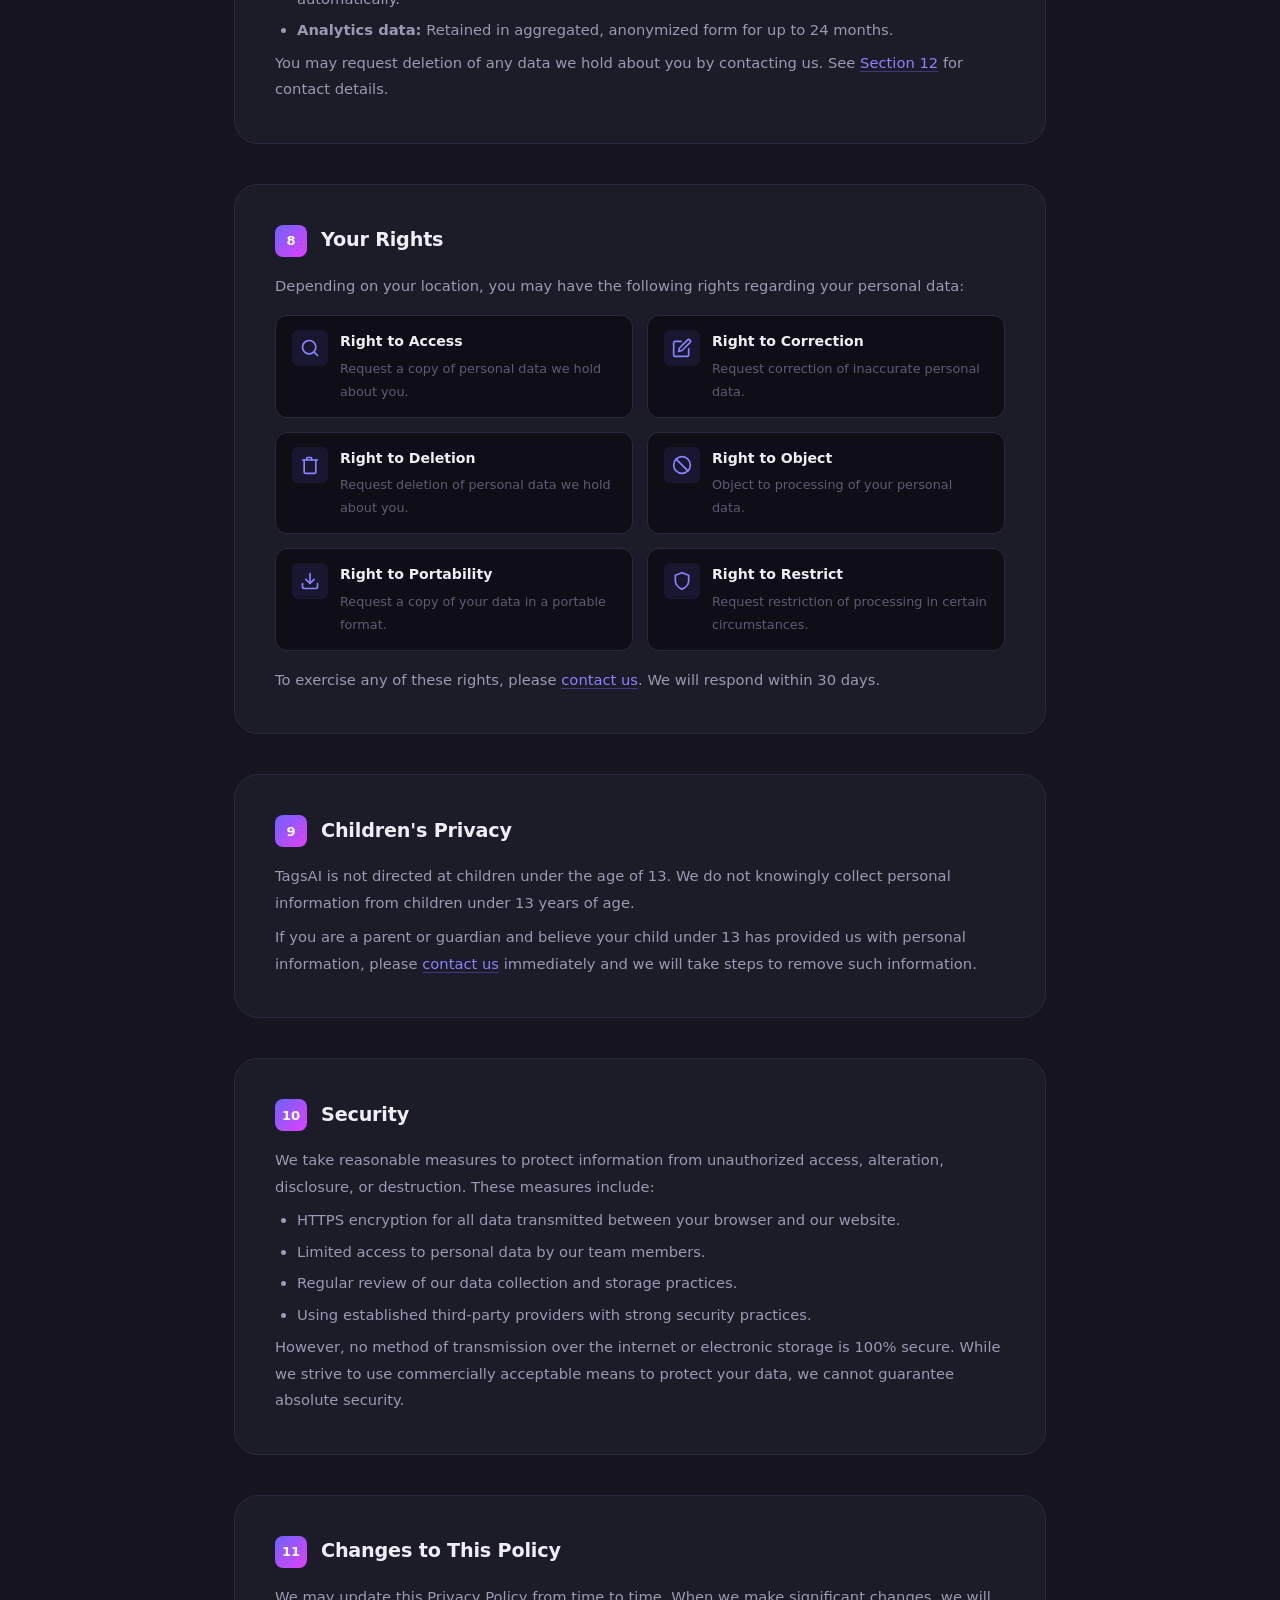
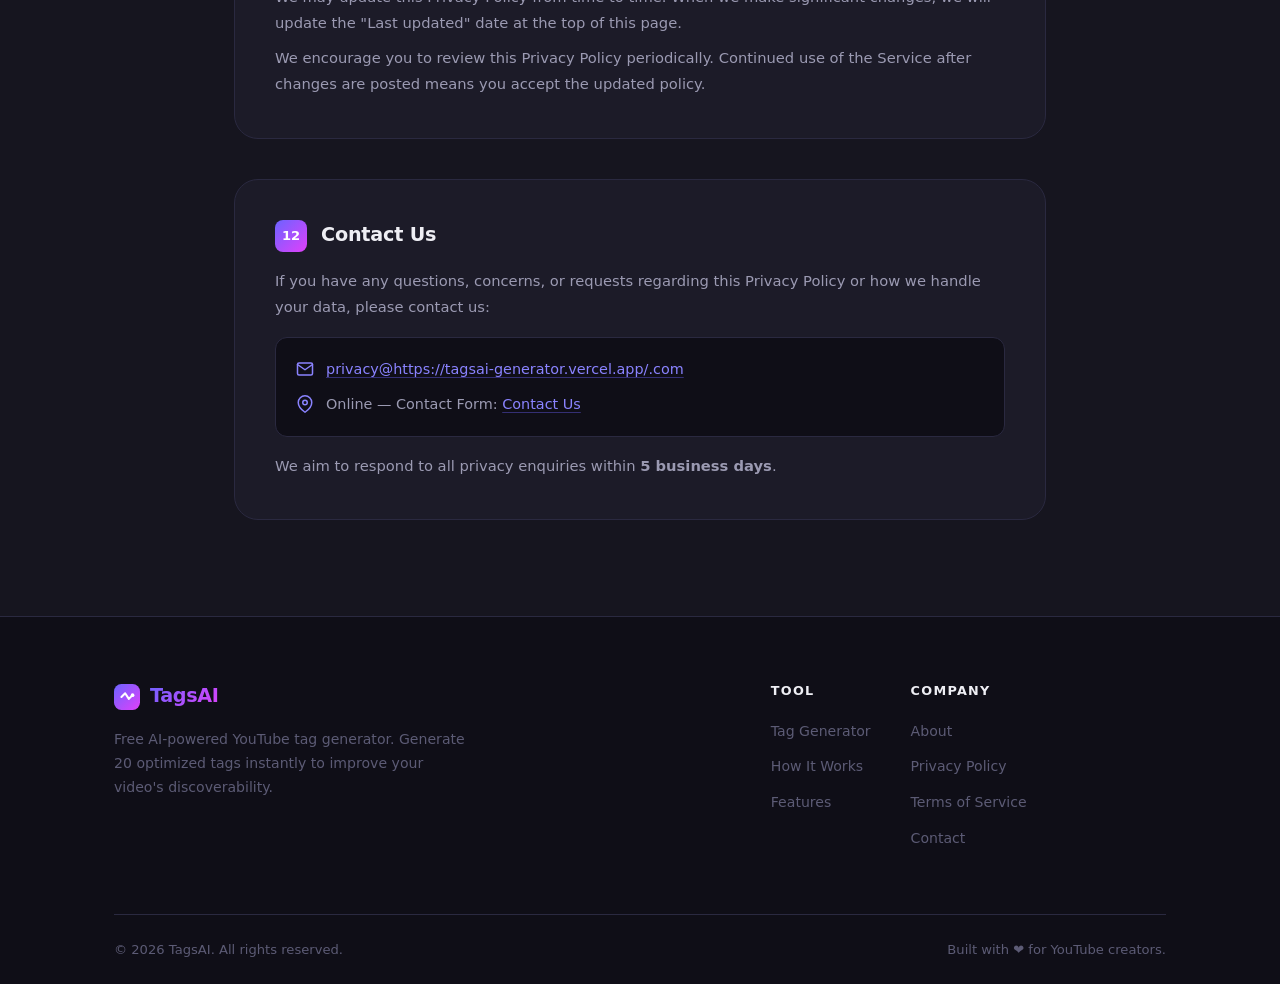
<file: privacy.html>
<!DOCTYPE html>
<html lang="en">
<head>
  <meta charset="UTF-8" />
  <meta name="viewport" content="width=device-width, initial-scale=1.0" />
  <!-- Favicon -->
<link rel="icon" type="image/svg+xml" href="favicon.svg" />
<link rel="icon" type="image/x-icon" href="favicon.ico" />
<link rel="apple-touch-icon" href="favicon.svg" />
  <title>Privacy Policy – TagsAI YouTube Tags Generator</title>
  <meta name="description" content="Read the TagsAI Privacy Policy. Learn how we handle your data, what information we collect, and how we protect your privacy when using our AI YouTube tag generator." />
  <meta name="keywords" content="TagsAI privacy policy, data privacy, YouTube tags generator privacy" />
  <link rel="canonical" href="https://tagsai-generator.vercel.app/privacy.html" />

  <!-- Open Graph -->
  <meta property="og:type"        content="website" />
  <meta property="og:title"       content="Privacy Policy – TagsAI" />
  <meta property="og:description" content="Read the TagsAI Privacy Policy and learn how we handle your data." />
  <meta property="og:url"         content="https://tagsai-generator.vercel.app/privacy.html" />

  <!-- Twitter Card -->
  <meta name="twitter:card"        content="summary" />
  <meta name="twitter:title"       content="Privacy Policy – TagsAI" />
  <meta name="twitter:description" content="Read the TagsAI Privacy Policy." />

  <link rel="stylesheet" href="style.css" />
  <link rel="stylesheet" href="pages.css" />
</head>
<body>

  <!-- ============================================================
       NAVIGATION
  ============================================================ -->
  <header class="navbar" role="banner">
    <div class="container navbar__inner">

      <a href="index.html" class="navbar__logo" aria-label="TagsAI Home">
        <span class="logo-icon" aria-hidden="true">
          <svg width="28" height="28" viewBox="0 0 28 28" fill="none" xmlns="http://www.w3.org/2000/svg">
            <rect width="28" height="28" rx="8" fill="url(#logoGradP)"/>
            <path d="M8 14L12 10L16 16L20 12" stroke="white" stroke-width="2.2" stroke-linecap="round" stroke-linejoin="round"/>
            <circle cx="20" cy="12" r="2" fill="white"/>
            <defs>
              <linearGradient id="logoGradP" x1="0" y1="0" x2="28" y2="28" gradientUnits="userSpaceOnUse">
                <stop stop-color="#6C63FF"/>
                <stop offset="1" stop-color="#E040FB"/>
              </linearGradient>
            </defs>
          </svg>
        </span>
        <span class="logo-text">TagsAI</span>
      </a>

      <button class="navbar__toggle" id="navToggle" aria-label="Toggle navigation menu" aria-expanded="false" aria-controls="navMenu" type="button">
        <span></span><span></span><span></span>
      </button>

      <nav class="navbar__menu" id="navMenu" role="navigation" aria-label="Main navigation">
        <ul class="navbar__list">
          <li><a href="index.html"            class="navbar__link">Home</a></li>
          <li><a href="index.html#generator"  class="navbar__link">Generator</a></li>
          <li><a href="index.html#how-it-works" class="navbar__link">How It Works</a></li>
          <li><a href="about.html"            class="navbar__link">About</a></li>
          <li><a href="contact.html"          class="navbar__link">Contact</a></li>
        </ul>
        <a href="index.html#generator" class="btn btn--primary navbar__cta">Try Free</a>
      </nav>

    </div>
  </header>

  <main>

    <!-- ============================================================
         PAGE HERO
    ============================================================ -->
    <section class="page-hero" aria-labelledby="pageHeroHeading">
      <div class="page-hero__bg" aria-hidden="true">
        <div class="shape shape--1"></div>
        <div class="shape shape--2"></div>
      </div>
      <div class="container page-hero__inner">
        <div class="page-breadcrumb" aria-label="Breadcrumb">
          <a href="index.html" class="breadcrumb-link">Home</a>
          <span class="breadcrumb-sep" aria-hidden="true">›</span>
          <span class="breadcrumb-current" aria-current="page">Privacy Policy</span>
        </div>
        <div class="page-hero__badge">
          <svg width="16" height="16" viewBox="0 0 24 24" fill="none" stroke="currentColor" stroke-width="2" stroke-linecap="round" stroke-linejoin="round" aria-hidden="true"><path d="M12 22s8-4 8-10V5l-8-3-8 3v7c0 6 8 10 8 10z"/></svg>
          Legal
        </div>
        <h1 class="page-hero__title" id="pageHeroHeading">Privacy Policy</h1>
        <p class="page-hero__subtitle">We respect your privacy. This policy explains what data we collect, how we use it, and how we protect it.</p>
        <div class="page-hero__meta">
          <span class="meta-item">
            <svg width="14" height="14" viewBox="0 0 24 24" fill="none" stroke="currentColor" stroke-width="2" stroke-linecap="round" stroke-linejoin="round" aria-hidden="true"><rect x="3" y="4" width="18" height="18" rx="2" ry="2"/><line x1="16" y1="2" x2="16" y2="6"/><line x1="8" y1="2" x2="8" y2="6"/><line x1="3" y1="10" x2="21" y2="10"/></svg>
            Last updated: January 1, 2025
          </span>
          <span class="meta-item">
            <svg width="14" height="14" viewBox="0 0 24 24" fill="none" stroke="currentColor" stroke-width="2" stroke-linecap="round" stroke-linejoin="round" aria-hidden="true"><circle cx="12" cy="12" r="10"/><polyline points="12 6 12 12 16 14"/></svg>
            5 minute read
          </span>
        </div>
      </div>
    </section>

    <!-- ============================================================
         PRIVACY CONTENT
    ============================================================ -->
    <section class="legal-section" aria-label="Privacy Policy content">
      <div class="container legal-container">

        <!-- Quick Summary Card -->
        <div class="summary-card" role="note" aria-label="Quick summary">
          <div class="summary-card__header">
            <svg width="20" height="20" viewBox="0 0 24 24" fill="none" stroke="currentColor" stroke-width="2" stroke-linecap="round" stroke-linejoin="round" aria-hidden="true"><circle cx="12" cy="12" r="10"/><line x1="12" y1="8" x2="12" y2="12"/><line x1="12" y1="16" x2="12.01" y2="16"/></svg>
            Quick Summary
          </div>
          <ul class="summary-list">
            <li>
              <svg width="16" height="16" viewBox="0 0 24 24" fill="none" stroke="currentColor" stroke-width="2.5" stroke-linecap="round" stroke-linejoin="round" aria-hidden="true"><polyline points="20 6 9 17 4 12"/></svg>
              We do <strong>not</strong> sell your personal data to anyone.
            </li>
            <li>
              <svg width="16" height="16" viewBox="0 0 24 24" fill="none" stroke="currentColor" stroke-width="2.5" stroke-linecap="round" stroke-linejoin="round" aria-hidden="true"><polyline points="20 6 9 17 4 12"/></svg>
              We do <strong>not</strong> require you to create an account.
            </li>
            <li>
              <svg width="16" height="16" viewBox="0 0 24 24" fill="none" stroke="currentColor" stroke-width="2.5" stroke-linecap="round" stroke-linejoin="round" aria-hidden="true"><polyline points="20 6 9 17 4 12"/></svg>
              Your video titles and inputs are sent to the AI API to generate tags, then discarded.
            </li>
            <li>
              <svg width="16" height="16" viewBox="0 0 24 24" fill="none" stroke="currentColor" stroke-width="2.5" stroke-linecap="round" stroke-linejoin="round" aria-hidden="true"><polyline points="20 6 9 17 4 12"/></svg>
              We use basic analytics to understand how the site is used.
            </li>
            <li>
              <svg width="16" height="16" viewBox="0 0 24 24" fill="none" stroke="currentColor" stroke-width="2.5" stroke-linecap="round" stroke-linejoin="round" aria-hidden="true"><polyline points="20 6 9 17 4 12"/></svg>
              Contact us anytime with privacy questions.
            </li>
          </ul>
        </div>

        <!-- Table of Contents -->
        <nav class="toc-card" aria-label="Table of contents">
          <h2 class="toc-title">
            <svg width="16" height="16" viewBox="0 0 24 24" fill="none" stroke="currentColor" stroke-width="2" stroke-linecap="round" stroke-linejoin="round" aria-hidden="true"><line x1="8" y1="6" x2="21" y2="6"/><line x1="8" y1="12" x2="21" y2="12"/><line x1="8" y1="18" x2="21" y2="18"/><line x1="3" y1="6" x2="3.01" y2="6"/><line x1="3" y1="12" x2="3.01" y2="12"/><line x1="3" y1="18" x2="3.01" y2="18"/></svg>
            Table of Contents
          </h2>
          <ol class="toc-list">
            <li><a href="#who-we-are"         class="toc-link">Who We Are</a></li>
            <li><a href="#information-collect" class="toc-link">Information We Collect</a></li>
            <li><a href="#how-we-use"          class="toc-link">How We Use Your Information</a></li>
            <li><a href="#ai-data"             class="toc-link">AI Processing &amp; Your Inputs</a></li>
            <li><a href="#cookies"             class="toc-link">Cookies &amp; Analytics</a></li>
            <li><a href="#third-parties"       class="toc-link">Third-Party Services</a></li>
            <li><a href="#data-retention"      class="toc-link">Data Retention</a></li>
            <li><a href="#your-rights"         class="toc-link">Your Rights</a></li>
            <li><a href="#childrens-privacy"   class="toc-link">Children's Privacy</a></li>
            <li><a href="#security"            class="toc-link">Security</a></li>
            <li><a href="#changes"             class="toc-link">Changes to This Policy</a></li>
            <li><a href="#contact-privacy"     class="toc-link">Contact Us</a></li>
          </ol>
        </nav>

        <!-- Legal Content -->
        <div class="legal-content">

          <div class="legal-block" id="who-we-are">
            <h2 class="legal-heading">
              <span class="legal-heading__num">1</span>
              Who We Are
            </h2>
            <p>TagsAI ("we", "us", "our") operates the TagsAI website located at <a href="https://tagsai-generator.vercel.app/" class="legal-link">https://tagsai-generator.vercel.app/</a> (the "Service"). We provide a free AI-powered YouTube video tag generation tool to help content creators improve their video discoverability.</p>
            <p>This Privacy Policy explains how we collect, use, disclose, and protect information when you use our Service. By using TagsAI, you agree to the terms described in this policy.</p>
            <p>If you have questions about this policy, please <a href="contact.html" class="legal-link">contact us</a>.</p>
          </div>

          <div class="legal-block" id="information-collect">
            <h2 class="legal-heading">
              <span class="legal-heading__num">2</span>
              Information We Collect
            </h2>
            <p>We collect the following types of information when you use our Service:</p>

            <h3 class="legal-subheading">2.1 Information You Provide</h3>
            <p>When you use the tag generator tool, you enter text such as video titles, keywords, topics, or descriptions. This text is transmitted to the AI API (Anthropic Claude) to generate relevant tags. We do not permanently store this input on our servers.</p>
            <p>If you contact us via our Contact form, we collect your:</p>
            <ul class="legal-list">
              <li>Name</li>
              <li>Email address</li>
              <li>Message content</li>
            </ul>
            <p>This information is used only to respond to your enquiry.</p>

            <h3 class="legal-subheading">2.2 Information Collected Automatically</h3>
            <p>When you visit our website, we may automatically collect:</p>
            <ul class="legal-list">
              <li><strong>Log data:</strong> IP address, browser type, browser version, pages visited, time and date of your visit, time spent on pages.</li>
              <li><strong>Device information:</strong> Device type (mobile/desktop/tablet), operating system, screen resolution.</li>
              <li><strong>Usage data:</strong> How you interact with the generator tool (e.g., number of tag generations), which buttons you click, and general navigation patterns.</li>
            </ul>
            <p>This data is collected in aggregated, anonymized form and is used only to improve the website.</p>

            <h3 class="legal-subheading">2.3 Information We Do Not Collect</h3>
            <ul class="legal-list">
              <li>We do <strong>not</strong> collect payment information (this tool is free).</li>
              <li>We do <strong>not</strong> collect your YouTube account information.</li>
              <li>We do <strong>not</strong> require account registration.</li>
              <li>We do <strong>not</strong> collect your generated tags after they are displayed.</li>
            </ul>
          </div>

          <div class="legal-block" id="how-we-use">
            <h2 class="legal-heading">
              <span class="legal-heading__num">3</span>
              How We Use Your Information
            </h2>
            <p>We use the information we collect to:</p>
            <ul class="legal-list">
              <li>Provide, operate, and maintain the TagsAI Service.</li>
              <li>Generate relevant YouTube tags based on your input using the AI API.</li>
              <li>Respond to your enquiries and support requests.</li>
              <li>Understand how users interact with our tool so we can improve it.</li>
              <li>Monitor and analyze usage trends and technical performance.</li>
              <li>Detect and prevent technical issues, abuse, or misuse of the Service.</li>
              <li>Comply with legal obligations where required.</li>
            </ul>
            <p>We will never use your information for unsolicited marketing, spam, or sell it to any third party.</p>
          </div>

          <div class="legal-block" id="ai-data">
            <h2 class="legal-heading">
              <span class="legal-heading__num">4</span>
              AI Processing &amp; Your Inputs
            </h2>
            <p>When you click "Generate Tags", the text you enter is sent to the <strong>Anthropic Claude API</strong> to generate YouTube tags. Please be aware of the following:</p>
            <ul class="legal-list">
              <li>Your input is transmitted securely to Anthropic's servers for AI processing.</li>
              <li>Anthropic processes your input to generate tag suggestions and returns the results to us.</li>
              <li>We do not store your input text after the tags have been generated and returned to you.</li>
              <li>Anthropic may use API inputs to improve their models unless you opt out through their API settings. We recommend reviewing <a href="https://www.anthropic.com/privacy" class="legal-link" target="_blank" rel="noopener noreferrer">Anthropic's Privacy Policy</a> for their specific data handling practices.</li>
              <li>Do not enter sensitive personal information, confidential business information, or private data into the tag generator input field.</li>
            </ul>

            <div class="legal-callout legal-callout--warning">
              <svg width="18" height="18" viewBox="0 0 24 24" fill="none" stroke="currentColor" stroke-width="2" stroke-linecap="round" stroke-linejoin="round" aria-hidden="true"><path d="M10.29 3.86L1.82 18a2 2 0 0 0 1.71 3h16.94a2 2 0 0 0 1.71-3L13.71 3.86a2 2 0 0 0-3.42 0z"/><line x1="12" y1="9" x2="12" y2="13"/><line x1="12" y1="17" x2="12.01" y2="17"/></svg>
              <div>
                <strong>Important:</strong> Only enter video-related information such as titles, topics, and keywords. Do not enter passwords, financial details, personal identification information, or any sensitive private data.
              </div>
            </div>
          </div>

          <div class="legal-block" id="cookies">
            <h2 class="legal-heading">
              <span class="legal-heading__num">5</span>
              Cookies &amp; Analytics
            </h2>
            <p>Cookies are small text files stored on your device when you visit a website. We use cookies and similar technologies to:</p>
            <ul class="legal-list">
              <li>Remember your preferences (e.g., language settings).</li>
              <li>Analyze how users interact with our website using anonymized analytics data.</li>
              <li>Improve website performance and user experience.</li>
            </ul>

            <h3 class="legal-subheading">Types of Cookies We Use</h3>
            <div class="cookie-table-wrapper" role="region" aria-label="Cookie types table">
              <table class="cookie-table">
                <thead>
                  <tr>
                    <th scope="col">Cookie Type</th>
                    <th scope="col">Purpose</th>
                    <th scope="col">Duration</th>
                  </tr>
                </thead>
                <tbody>
                  <tr>
                    <td><strong>Essential</strong></td>
                    <td>Required for the website to function properly.</td>
                    <td>Session</td>
                  </tr>
                  <tr>
                    <td><strong>Analytics</strong></td>
                    <td>Understand how visitors use our website (anonymized).</td>
                    <td>Up to 2 years</td>
                  </tr>
                  <tr>
                    <td><strong>Preference</strong></td>
                    <td>Remember your settings and preferences.</td>
                    <td>Up to 1 year</td>
                  </tr>
                </tbody>
              </table>
            </div>

            <p>You can control cookies through your browser settings. Note that disabling certain cookies may affect website functionality.</p>
          </div>

          <div class="legal-block" id="third-parties">
            <h2 class="legal-heading">
              <span class="legal-heading__num">6</span>
              Third-Party Services
            </h2>
            <p>We use the following third-party services to operate TagsAI:</p>

            <div class="third-party-cards">
              <div class="third-party-card">
                <div class="third-party-card__header">
                  <strong>Anthropic Claude API</strong>
                  <span class="tp-badge">AI Engine</span>
                </div>
                <p>Used to generate YouTube tags from your input. Your input text is transmitted to Anthropic for processing.</p>
                <a href="https://www.anthropic.com/privacy" target="_blank" rel="noopener noreferrer" class="legal-link">Anthropic Privacy Policy ↗</a>
              </div>

              <div class="third-party-card">
                <div class="third-party-card__header">
                  <strong>Web Hosting Provider</strong>
                  <span class="tp-badge">Infrastructure</span>
                </div>
                <p>Our website is hosted on a third-party server. Server logs may include IP addresses and basic request data.</p>
              </div>

              <div class="third-party-card">
                <div class="third-party-card__header">
                  <strong>Analytics Service</strong>
                  <span class="tp-badge">Analytics</span>
                </div>
                <p>We may use privacy-friendly analytics (such as Plausible or Fathom) to understand site usage in an anonymized way.</p>
              </div>
            </div>

            <p>We do not share your personal data with any third parties for advertising, marketing, or commercial purposes.</p>
          </div>

          <div class="legal-block" id="data-retention">
            <h2 class="legal-heading">
              <span class="legal-heading__num">7</span>
              Data Retention
            </h2>
            <p>We retain different types of data for different periods:</p>
            <ul class="legal-list">
              <li><strong>Tag generator inputs:</strong> Not stored. Inputs are sent to the AI API and discarded after tags are returned.</li>
              <li><strong>Contact form submissions:</strong> Retained for up to 12 months to allow follow-up communication, then deleted.</li>
              <li><strong>Server logs:</strong> Retained for up to 90 days for security and performance analysis, then deleted automatically.</li>
              <li><strong>Analytics data:</strong> Retained in aggregated, anonymized form for up to 24 months.</li>
            </ul>
            <p>You may request deletion of any data we hold about you by contacting us. See <a href="#contact-privacy" class="legal-link">Section 12</a> for contact details.</p>
          </div>

          <div class="legal-block" id="your-rights">
            <h2 class="legal-heading">
              <span class="legal-heading__num">8</span>
              Your Rights
            </h2>
            <p>Depending on your location, you may have the following rights regarding your personal data:</p>

            <div class="rights-grid">
              <div class="rights-item">
                <div class="rights-icon" aria-hidden="true">
                  <svg width="20" height="20" viewBox="0 0 24 24" fill="none" stroke="currentColor" stroke-width="2" stroke-linecap="round" stroke-linejoin="round"><circle cx="11" cy="11" r="8"/><line x1="21" y1="21" x2="16.65" y2="16.65"/></svg>
                </div>
                <div>
                  <strong>Right to Access</strong>
                  <p>Request a copy of personal data we hold about you.</p>
                </div>
              </div>
              <div class="rights-item">
                <div class="rights-icon" aria-hidden="true">
                  <svg width="20" height="20" viewBox="0 0 24 24" fill="none" stroke="currentColor" stroke-width="2" stroke-linecap="round" stroke-linejoin="round"><path d="M11 4H4a2 2 0 0 0-2 2v14a2 2 0 0 0 2 2h14a2 2 0 0 0 2-2v-7"/><path d="M18.5 2.5a2.121 2.121 0 0 1 3 3L12 15l-4 1 1-4 9.5-9.5z"/></svg>
                </div>
                <div>
                  <strong>Right to Correction</strong>
                  <p>Request correction of inaccurate personal data.</p>
                </div>
              </div>
              <div class="rights-item">
                <div class="rights-icon" aria-hidden="true">
                  <svg width="20" height="20" viewBox="0 0 24 24" fill="none" stroke="currentColor" stroke-width="2" stroke-linecap="round" stroke-linejoin="round"><polyline points="3 6 5 6 21 6"/><path d="M19 6v14a2 2 0 0 1-2 2H7a2 2 0 0 1-2-2V6m3 0V4a1 1 0 0 1 1-1h4a1 1 0 0 1 1 1v2"/></svg>
                </div>
                <div>
                  <strong>Right to Deletion</strong>
                  <p>Request deletion of personal data we hold about you.</p>
                </div>
              </div>
              <div class="rights-item">
                <div class="rights-icon" aria-hidden="true">
                  <svg width="20" height="20" viewBox="0 0 24 24" fill="none" stroke="currentColor" stroke-width="2" stroke-linecap="round" stroke-linejoin="round"><circle cx="12" cy="12" r="10"/><line x1="4.93" y1="4.93" x2="19.07" y2="19.07"/></svg>
                </div>
                <div>
                  <strong>Right to Object</strong>
                  <p>Object to processing of your personal data.</p>
                </div>
              </div>
              <div class="rights-item">
                <div class="rights-icon" aria-hidden="true">
                  <svg width="20" height="20" viewBox="0 0 24 24" fill="none" stroke="currentColor" stroke-width="2" stroke-linecap="round" stroke-linejoin="round"><path d="M21 15v4a2 2 0 0 1-2 2H5a2 2 0 0 1-2-2v-4"/><polyline points="7 10 12 15 17 10"/><line x1="12" y1="15" x2="12" y2="3"/></svg>
                </div>
                <div>
                  <strong>Right to Portability</strong>
                  <p>Request a copy of your data in a portable format.</p>
                </div>
              </div>
              <div class="rights-item">
                <div class="rights-icon" aria-hidden="true">
                  <svg width="20" height="20" viewBox="0 0 24 24" fill="none" stroke="currentColor" stroke-width="2" stroke-linecap="round" stroke-linejoin="round"><path d="M12 22s8-4 8-10V5l-8-3-8 3v7c0 6 8 10 8 10z"/></svg>
                </div>
                <div>
                  <strong>Right to Restrict</strong>
                  <p>Request restriction of processing in certain circumstances.</p>
                </div>
              </div>
            </div>

            <p>To exercise any of these rights, please <a href="contact.html" class="legal-link">contact us</a>. We will respond within 30 days.</p>
          </div>

          <div class="legal-block" id="childrens-privacy">
            <h2 class="legal-heading">
              <span class="legal-heading__num">9</span>
              Children's Privacy
            </h2>
            <p>TagsAI is not directed at children under the age of 13. We do not knowingly collect personal information from children under 13 years of age.</p>
            <p>If you are a parent or guardian and believe your child under 13 has provided us with personal information, please <a href="contact.html" class="legal-link">contact us</a> immediately and we will take steps to remove such information.</p>
          </div>

          <div class="legal-block" id="security">
            <h2 class="legal-heading">
              <span class="legal-heading__num">10</span>
              Security
            </h2>
            <p>We take reasonable measures to protect information from unauthorized access, alteration, disclosure, or destruction. These measures include:</p>
            <ul class="legal-list">
              <li>HTTPS encryption for all data transmitted between your browser and our website.</li>
              <li>Limited access to personal data by our team members.</li>
              <li>Regular review of our data collection and storage practices.</li>
              <li>Using established third-party providers with strong security practices.</li>
            </ul>
            <p>However, no method of transmission over the internet or electronic storage is 100% secure. While we strive to use commercially acceptable means to protect your data, we cannot guarantee absolute security.</p>
          </div>

          <div class="legal-block" id="changes">
            <h2 class="legal-heading">
              <span class="legal-heading__num">11</span>
              Changes to This Policy
            </h2>
            <p>We may update this Privacy Policy from time to time. When we make significant changes, we will update the "Last updated" date at the top of this page.</p>
            <p>We encourage you to review this Privacy Policy periodically. Continued use of the Service after changes are posted means you accept the updated policy.</p>
          </div>

          <div class="legal-block" id="contact-privacy">
            <h2 class="legal-heading">
              <span class="legal-heading__num">12</span>
              Contact Us
            </h2>
            <p>If you have any questions, concerns, or requests regarding this Privacy Policy or how we handle your data, please contact us:</p>
            <div class="contact-info-box">
              <div class="contact-info-item">
                <svg width="18" height="18" viewBox="0 0 24 24" fill="none" stroke="currentColor" stroke-width="2" stroke-linecap="round" stroke-linejoin="round" aria-hidden="true"><path d="M4 4h16c1.1 0 2 .9 2 2v12c0 1.1-.9 2-2 2H4c-1.1 0-2-.9-2-2V6c0-1.1.9-2 2-2z"/><polyline points="22,6 12,13 2,6"/></svg>
                <a href="mailto:privacy@https://tagsai-generator.vercel.app/" class="legal-link">privacy@https://tagsai-generator.vercel.app/</a>
              </div>
              <div class="contact-info-item">
                <svg width="18" height="18" viewBox="0 0 24 24" fill="none" stroke="currentColor" stroke-width="2" stroke-linecap="round" stroke-linejoin="round" aria-hidden="true"><path d="M21 10c0 7-9 13-9 13s-9-6-9-13a9 9 0 0 1 18 0z"/><circle cx="12" cy="10" r="3"/></svg>
                <span>Online — Contact Form: <a href="contact.html" class="legal-link">Contact Us</a></span>
              </div>
            </div>
            <p>We aim to respond to all privacy enquiries within <strong>5 business days</strong>.</p>
          </div>

        </div>
        <!-- end legal-content -->

      </div>
    </section>

  </main>

  <!-- ============================================================
       FOOTER
  ============================================================ -->
  <footer class="footer" role="contentinfo">
    <div class="container">
      <div class="footer__inner">
        <div class="footer__brand">
          <a href="index.html" class="navbar__logo footer__logo" aria-label="TagsAI Home">
            <span class="logo-icon" aria-hidden="true">
              <svg width="26" height="26" viewBox="0 0 28 28" fill="none" xmlns="http://www.w3.org/2000/svg">
                <rect width="28" height="28" rx="8" fill="url(#footerLogoP)"/>
                <path d="M8 14L12 10L16 16L20 12" stroke="white" stroke-width="2.2" stroke-linecap="round" stroke-linejoin="round"/>
                <circle cx="20" cy="12" r="2" fill="white"/>
                <defs>
                  <linearGradient id="footerLogoP" x1="0" y1="0" x2="28" y2="28" gradientUnits="userSpaceOnUse">
                    <stop stop-color="#6C63FF"/>
                    <stop offset="1" stop-color="#E040FB"/>
                  </linearGradient>
                </defs>
              </svg>
            </span>
            <span class="logo-text">TagsAI</span>
          </a>
          <p class="footer__description">Free AI-powered YouTube tag generator. Generate 20 optimized tags instantly to improve your video's discoverability.</p>
        </div>
        <div class="footer__links">
          <div class="footer__col">
            <h4 class="footer__col-title">Tool</h4>
            <ul class="footer__list">
              <li><a href="index.html#generator"    class="footer__link">Tag Generator</a></li>
              <li><a href="index.html#how-it-works" class="footer__link">How It Works</a></li>
              <li><a href="index.html#features"     class="footer__link">Features</a></li>
            </ul>
          </div>
          <div class="footer__col">
            <h4 class="footer__col-title">Company</h4>
            <ul class="footer__list">
              <li><a href="about.html"   class="footer__link">About</a></li>
              <li><a href="privacy.html" class="footer__link">Privacy Policy</a></li>
              <li><a href="terms.html"   class="footer__link">Terms of Service</a></li>
              <li><a href="contact.html" class="footer__link">Contact</a></li>
            </ul>
          </div>
        </div>
      </div>
      <div class="footer__bottom">
        <p class="footer__copyright">&copy; <span class="year"></span> TagsAI. All rights reserved.</p>
        <p class="footer__note">Built with ❤️ for YouTube creators.</p>
      </div>
    </div>
  </footer>

  <script src="pages.js"></script>
</body>
</html><!DOCTYPE html>
<html lang="en">
<head>
  <meta charset="UTF-8" />
  <meta name="viewport" content="width=device-width, initial-scale=1.0" />
  <title>Privacy Policy – TagsAI YouTube Tags Generator</title>
  <meta name="description" content="Read the TagsAI Privacy Policy. Learn how we handle your data, what information we collect, and how we protect your privacy when using our AI YouTube tag generator." />
  <meta name="keywords" content="TagsAI privacy policy, data privacy, YouTube tags generator privacy" />
  <link rel="canonical" href="https://tagsai-generator.vercel.app/privacy.html" />

  <!-- Open Graph -->
  <meta property="og:type"        content="website" />
  <meta property="og:title"       content="Privacy Policy – TagsAI" />
  <meta property="og:description" content="Read the TagsAI Privacy Policy and learn how we handle your data." />
  <meta property="og:url"         content="https://tagsai-generator.vercel.app/privacy.html" />

  <!-- Twitter Card -->
  <meta name="twitter:card"        content="summary" />
  <meta name="twitter:title"       content="Privacy Policy – TagsAI" />
  <meta name="twitter:description" content="Read the TagsAI Privacy Policy." />

  <link rel="stylesheet" href="style.css" />
  <link rel="stylesheet" href="pages.css" />
</head>
<body>

  <!-- ============================================================
       NAVIGATION
  ============================================================ -->
  <header class="navbar" role="banner">
    <div class="container navbar__inner">

      <a href="index.html" class="navbar__logo" aria-label="TagsAI Home">
        <span class="logo-icon" aria-hidden="true">
          <svg width="28" height="28" viewBox="0 0 28 28" fill="none" xmlns="http://www.w3.org/2000/svg">
            <rect width="28" height="28" rx="8" fill="url(#logoGradP)"/>
            <path d="M8 14L12 10L16 16L20 12" stroke="white" stroke-width="2.2" stroke-linecap="round" stroke-linejoin="round"/>
            <circle cx="20" cy="12" r="2" fill="white"/>
            <defs>
              <linearGradient id="logoGradP" x1="0" y1="0" x2="28" y2="28" gradientUnits="userSpaceOnUse">
                <stop stop-color="#6C63FF"/>
                <stop offset="1" stop-color="#E040FB"/>
              </linearGradient>
            </defs>
          </svg>
        </span>
        <span class="logo-text">TagsAI</span>
      </a>

      <button class="navbar__toggle" id="navToggle" aria-label="Toggle navigation menu" aria-expanded="false" aria-controls="navMenu" type="button">
        <span></span><span></span><span></span>
      </button>

      <nav class="navbar__menu" id="navMenu" role="navigation" aria-label="Main navigation">
        <ul class="navbar__list">
          <li><a href="index.html"            class="navbar__link">Home</a></li>
          <li><a href="index.html#generator"  class="navbar__link">Generator</a></li>
          <li><a href="index.html#how-it-works" class="navbar__link">How It Works</a></li>
          <li><a href="about.html"            class="navbar__link">About</a></li>
          <li><a href="contact.html"          class="navbar__link">Contact</a></li>
        </ul>
        <a href="index.html#generator" class="btn btn--primary navbar__cta">Try Free</a>
      </nav>

    </div>
  </header>

  <main>

    <!-- ============================================================
         PAGE HERO
    ============================================================ -->
    <section class="page-hero" aria-labelledby="pageHeroHeading">
      <div class="page-hero__bg" aria-hidden="true">
        <div class="shape shape--1"></div>
        <div class="shape shape--2"></div>
      </div>
      <div class="container page-hero__inner">
        <div class="page-breadcrumb" aria-label="Breadcrumb">
          <a href="index.html" class="breadcrumb-link">Home</a>
          <span class="breadcrumb-sep" aria-hidden="true">›</span>
          <span class="breadcrumb-current" aria-current="page">Privacy Policy</span>
        </div>
        <div class="page-hero__badge">
          <svg width="16" height="16" viewBox="0 0 24 24" fill="none" stroke="currentColor" stroke-width="2" stroke-linecap="round" stroke-linejoin="round" aria-hidden="true"><path d="M12 22s8-4 8-10V5l-8-3-8 3v7c0 6 8 10 8 10z"/></svg>
          Legal
        </div>
        <h1 class="page-hero__title" id="pageHeroHeading">Privacy Policy</h1>
        <p class="page-hero__subtitle">We respect your privacy. This policy explains what data we collect, how we use it, and how we protect it.</p>
        <div class="page-hero__meta">
          <span class="meta-item">
            <svg width="14" height="14" viewBox="0 0 24 24" fill="none" stroke="currentColor" stroke-width="2" stroke-linecap="round" stroke-linejoin="round" aria-hidden="true"><rect x="3" y="4" width="18" height="18" rx="2" ry="2"/><line x1="16" y1="2" x2="16" y2="6"/><line x1="8" y1="2" x2="8" y2="6"/><line x1="3" y1="10" x2="21" y2="10"/></svg>
            Last updated: January 1, 2025
          </span>
          <span class="meta-item">
            <svg width="14" height="14" viewBox="0 0 24 24" fill="none" stroke="currentColor" stroke-width="2" stroke-linecap="round" stroke-linejoin="round" aria-hidden="true"><circle cx="12" cy="12" r="10"/><polyline points="12 6 12 12 16 14"/></svg>
            5 minute read
          </span>
        </div>
      </div>
    </section>

    <!-- ============================================================
         PRIVACY CONTENT
    ============================================================ -->
    <section class="legal-section" aria-label="Privacy Policy content">
      <div class="container legal-container">

        <!-- Quick Summary Card -->
        <div class="summary-card" role="note" aria-label="Quick summary">
          <div class="summary-card__header">
            <svg width="20" height="20" viewBox="0 0 24 24" fill="none" stroke="currentColor" stroke-width="2" stroke-linecap="round" stroke-linejoin="round" aria-hidden="true"><circle cx="12" cy="12" r="10"/><line x1="12" y1="8" x2="12" y2="12"/><line x1="12" y1="16" x2="12.01" y2="16"/></svg>
            Quick Summary
          </div>
          <ul class="summary-list">
            <li>
              <svg width="16" height="16" viewBox="0 0 24 24" fill="none" stroke="currentColor" stroke-width="2.5" stroke-linecap="round" stroke-linejoin="round" aria-hidden="true"><polyline points="20 6 9 17 4 12"/></svg>
              We do <strong>not</strong> sell your personal data to anyone.
            </li>
            <li>
              <svg width="16" height="16" viewBox="0 0 24 24" fill="none" stroke="currentColor" stroke-width="2.5" stroke-linecap="round" stroke-linejoin="round" aria-hidden="true"><polyline points="20 6 9 17 4 12"/></svg>
              We do <strong>not</strong> require you to create an account.
            </li>
            <li>
              <svg width="16" height="16" viewBox="0 0 24 24" fill="none" stroke="currentColor" stroke-width="2.5" stroke-linecap="round" stroke-linejoin="round" aria-hidden="true"><polyline points="20 6 9 17 4 12"/></svg>
              Your video titles and inputs are sent to the AI API to generate tags, then discarded.
            </li>
            <li>
              <svg width="16" height="16" viewBox="0 0 24 24" fill="none" stroke="currentColor" stroke-width="2.5" stroke-linecap="round" stroke-linejoin="round" aria-hidden="true"><polyline points="20 6 9 17 4 12"/></svg>
              We use basic analytics to understand how the site is used.
            </li>
            <li>
              <svg width="16" height="16" viewBox="0 0 24 24" fill="none" stroke="currentColor" stroke-width="2.5" stroke-linecap="round" stroke-linejoin="round" aria-hidden="true"><polyline points="20 6 9 17 4 12"/></svg>
              Contact us anytime with privacy questions.
            </li>
          </ul>
        </div>

        <!-- Table of Contents -->
        <nav class="toc-card" aria-label="Table of contents">
          <h2 class="toc-title">
            <svg width="16" height="16" viewBox="0 0 24 24" fill="none" stroke="currentColor" stroke-width="2" stroke-linecap="round" stroke-linejoin="round" aria-hidden="true"><line x1="8" y1="6" x2="21" y2="6"/><line x1="8" y1="12" x2="21" y2="12"/><line x1="8" y1="18" x2="21" y2="18"/><line x1="3" y1="6" x2="3.01" y2="6"/><line x1="3" y1="12" x2="3.01" y2="12"/><line x1="3" y1="18" x2="3.01" y2="18"/></svg>
            Table of Contents
          </h2>
          <ol class="toc-list">
            <li><a href="#who-we-are"         class="toc-link">Who We Are</a></li>
            <li><a href="#information-collect" class="toc-link">Information We Collect</a></li>
            <li><a href="#how-we-use"          class="toc-link">How We Use Your Information</a></li>
            <li><a href="#ai-data"             class="toc-link">AI Processing &amp; Your Inputs</a></li>
            <li><a href="#cookies"             class="toc-link">Cookies &amp; Analytics</a></li>
            <li><a href="#third-parties"       class="toc-link">Third-Party Services</a></li>
            <li><a href="#data-retention"      class="toc-link">Data Retention</a></li>
            <li><a href="#your-rights"         class="toc-link">Your Rights</a></li>
            <li><a href="#childrens-privacy"   class="toc-link">Children's Privacy</a></li>
            <li><a href="#security"            class="toc-link">Security</a></li>
            <li><a href="#changes"             class="toc-link">Changes to This Policy</a></li>
            <li><a href="#contact-privacy"     class="toc-link">Contact Us</a></li>
          </ol>
        </nav>

        <!-- Legal Content -->
        <div class="legal-content">

          <div class="legal-block" id="who-we-are">
            <h2 class="legal-heading">
              <span class="legal-heading__num">1</span>
              Who We Are
            </h2>
            <p>TagsAI ("we", "us", "our") operates the TagsAI website located at <a href="https://tagsai-generator.vercel.app/" class="legal-link">https://tagsai-generator.vercel.app/</a> (the "Service"). We provide a free AI-powered YouTube video tag generation tool to help content creators improve their video discoverability.</p>
            <p>This Privacy Policy explains how we collect, use, disclose, and protect information when you use our Service. By using TagsAI, you agree to the terms described in this policy.</p>
            <p>If you have questions about this policy, please <a href="contact.html" class="legal-link">contact us</a>.</p>
          </div>

          <div class="legal-block" id="information-collect">
            <h2 class="legal-heading">
              <span class="legal-heading__num">2</span>
              Information We Collect
            </h2>
            <p>We collect the following types of information when you use our Service:</p>

            <h3 class="legal-subheading">2.1 Information You Provide</h3>
            <p>When you use the tag generator tool, you enter text such as video titles, keywords, topics, or descriptions. This text is transmitted to the AI API (Anthropic Claude) to generate relevant tags. We do not permanently store this input on our servers.</p>
            <p>If you contact us via our Contact form, we collect your:</p>
            <ul class="legal-list">
              <li>Name</li>
              <li>Email address</li>
              <li>Message content</li>
            </ul>
            <p>This information is used only to respond to your enquiry.</p>

            <h3 class="legal-subheading">2.2 Information Collected Automatically</h3>
            <p>When you visit our website, we may automatically collect:</p>
            <ul class="legal-list">
              <li><strong>Log data:</strong> IP address, browser type, browser version, pages visited, time and date of your visit, time spent on pages.</li>
              <li><strong>Device information:</strong> Device type (mobile/desktop/tablet), operating system, screen resolution.</li>
              <li><strong>Usage data:</strong> How you interact with the generator tool (e.g., number of tag generations), which buttons you click, and general navigation patterns.</li>
            </ul>
            <p>This data is collected in aggregated, anonymized form and is used only to improve the website.</p>

            <h3 class="legal-subheading">2.3 Information We Do Not Collect</h3>
            <ul class="legal-list">
              <li>We do <strong>not</strong> collect payment information (this tool is free).</li>
              <li>We do <strong>not</strong> collect your YouTube account information.</li>
              <li>We do <strong>not</strong> require account registration.</li>
              <li>We do <strong>not</strong> collect your generated tags after they are displayed.</li>
            </ul>
          </div>

          <div class="legal-block" id="how-we-use">
            <h2 class="legal-heading">
              <span class="legal-heading__num">3</span>
              How We Use Your Information
            </h2>
            <p>We use the information we collect to:</p>
            <ul class="legal-list">
              <li>Provide, operate, and maintain the TagsAI Service.</li>
              <li>Generate relevant YouTube tags based on your input using the AI API.</li>
              <li>Respond to your enquiries and support requests.</li>
              <li>Understand how users interact with our tool so we can improve it.</li>
              <li>Monitor and analyze usage trends and technical performance.</li>
              <li>Detect and prevent technical issues, abuse, or misuse of the Service.</li>
              <li>Comply with legal obligations where required.</li>
            </ul>
            <p>We will never use your information for unsolicited marketing, spam, or sell it to any third party.</p>
          </div>

          <div class="legal-block" id="ai-data">
            <h2 class="legal-heading">
              <span class="legal-heading__num">4</span>
              AI Processing &amp; Your Inputs
            </h2>
            <p>When you click "Generate Tags", the text you enter is sent to the <strong>Anthropic Claude API</strong> to generate YouTube tags. Please be aware of the following:</p>
            <ul class="legal-list">
              <li>Your input is transmitted securely to Anthropic's servers for AI processing.</li>
              <li>Anthropic processes your input to generate tag suggestions and returns the results to us.</li>
              <li>We do not store your input text after the tags have been generated and returned to you.</li>
              <li>Anthropic may use API inputs to improve their models unless you opt out through their API settings. We recommend reviewing <a href="https://www.anthropic.com/privacy" class="legal-link" target="_blank" rel="noopener noreferrer">Anthropic's Privacy Policy</a> for their specific data handling practices.</li>
              <li>Do not enter sensitive personal information, confidential business information, or private data into the tag generator input field.</li>
            </ul>

            <div class="legal-callout legal-callout--warning">
              <svg width="18" height="18" viewBox="0 0 24 24" fill="none" stroke="currentColor" stroke-width="2" stroke-linecap="round" stroke-linejoin="round" aria-hidden="true"><path d="M10.29 3.86L1.82 18a2 2 0 0 0 1.71 3h16.94a2 2 0 0 0 1.71-3L13.71 3.86a2 2 0 0 0-3.42 0z"/><line x1="12" y1="9" x2="12" y2="13"/><line x1="12" y1="17" x2="12.01" y2="17"/></svg>
              <div>
                <strong>Important:</strong> Only enter video-related information such as titles, topics, and keywords. Do not enter passwords, financial details, personal identification information, or any sensitive private data.
              </div>
            </div>
          </div>

          <div class="legal-block" id="cookies">
            <h2 class="legal-heading">
              <span class="legal-heading__num">5</span>
              Cookies &amp; Analytics
            </h2>
            <p>Cookies are small text files stored on your device when you visit a website. We use cookies and similar technologies to:</p>
            <ul class="legal-list">
              <li>Remember your preferences (e.g., language settings).</li>
              <li>Analyze how users interact with our website using anonymized analytics data.</li>
              <li>Improve website performance and user experience.</li>
            </ul>

            <h3 class="legal-subheading">Types of Cookies We Use</h3>
            <div class="cookie-table-wrapper" role="region" aria-label="Cookie types table">
              <table class="cookie-table">
                <thead>
                  <tr>
                    <th scope="col">Cookie Type</th>
                    <th scope="col">Purpose</th>
                    <th scope="col">Duration</th>
                  </tr>
                </thead>
                <tbody>
                  <tr>
                    <td><strong>Essential</strong></td>
                    <td>Required for the website to function properly.</td>
                    <td>Session</td>
                  </tr>
                  <tr>
                    <td><strong>Analytics</strong></td>
                    <td>Understand how visitors use our website (anonymized).</td>
                    <td>Up to 2 years</td>
                  </tr>
                  <tr>
                    <td><strong>Preference</strong></td>
                    <td>Remember your settings and preferences.</td>
                    <td>Up to 1 year</td>
                  </tr>
                </tbody>
              </table>
            </div>

            <p>You can control cookies through your browser settings. Note that disabling certain cookies may affect website functionality.</p>
          </div>

          <div class="legal-block" id="third-parties">
            <h2 class="legal-heading">
              <span class="legal-heading__num">6</span>
              Third-Party Services
            </h2>
            <p>We use the following third-party services to operate TagsAI:</p>

            <div class="third-party-cards">
              <div class="third-party-card">
                <div class="third-party-card__header">
                  <strong>Anthropic Claude API</strong>
                  <span class="tp-badge">AI Engine</span>
                </div>
                <p>Used to generate YouTube tags from your input. Your input text is transmitted to Anthropic for processing.</p>
                <a href="https://www.anthropic.com/privacy" target="_blank" rel="noopener noreferrer" class="legal-link">Anthropic Privacy Policy ↗</a>
              </div>

              <div class="third-party-card">
                <div class="third-party-card__header">
                  <strong>Web Hosting Provider</strong>
                  <span class="tp-badge">Infrastructure</span>
                </div>
                <p>Our website is hosted on a third-party server. Server logs may include IP addresses and basic request data.</p>
              </div>

              <div class="third-party-card">
                <div class="third-party-card__header">
                  <strong>Analytics Service</strong>
                  <span class="tp-badge">Analytics</span>
                </div>
                <p>We may use privacy-friendly analytics (such as Plausible or Fathom) to understand site usage in an anonymized way.</p>
              </div>
            </div>

            <p>We do not share your personal data with any third parties for advertising, marketing, or commercial purposes.</p>
          </div>

          <div class="legal-block" id="data-retention">
            <h2 class="legal-heading">
              <span class="legal-heading__num">7</span>
              Data Retention
            </h2>
            <p>We retain different types of data for different periods:</p>
            <ul class="legal-list">
              <li><strong>Tag generator inputs:</strong> Not stored. Inputs are sent to the AI API and discarded after tags are returned.</li>
              <li><strong>Contact form submissions:</strong> Retained for up to 12 months to allow follow-up communication, then deleted.</li>
              <li><strong>Server logs:</strong> Retained for up to 90 days for security and performance analysis, then deleted automatically.</li>
              <li><strong>Analytics data:</strong> Retained in aggregated, anonymized form for up to 24 months.</li>
            </ul>
            <p>You may request deletion of any data we hold about you by contacting us. See <a href="#contact-privacy" class="legal-link">Section 12</a> for contact details.</p>
          </div>

          <div class="legal-block" id="your-rights">
            <h2 class="legal-heading">
              <span class="legal-heading__num">8</span>
              Your Rights
            </h2>
            <p>Depending on your location, you may have the following rights regarding your personal data:</p>

            <div class="rights-grid">
              <div class="rights-item">
                <div class="rights-icon" aria-hidden="true">
                  <svg width="20" height="20" viewBox="0 0 24 24" fill="none" stroke="currentColor" stroke-width="2" stroke-linecap="round" stroke-linejoin="round"><circle cx="11" cy="11" r="8"/><line x1="21" y1="21" x2="16.65" y2="16.65"/></svg>
                </div>
                <div>
                  <strong>Right to Access</strong>
                  <p>Request a copy of personal data we hold about you.</p>
                </div>
              </div>
              <div class="rights-item">
                <div class="rights-icon" aria-hidden="true">
                  <svg width="20" height="20" viewBox="0 0 24 24" fill="none" stroke="currentColor" stroke-width="2" stroke-linecap="round" stroke-linejoin="round"><path d="M11 4H4a2 2 0 0 0-2 2v14a2 2 0 0 0 2 2h14a2 2 0 0 0 2-2v-7"/><path d="M18.5 2.5a2.121 2.121 0 0 1 3 3L12 15l-4 1 1-4 9.5-9.5z"/></svg>
                </div>
                <div>
                  <strong>Right to Correction</strong>
                  <p>Request correction of inaccurate personal data.</p>
                </div>
              </div>
              <div class="rights-item">
                <div class="rights-icon" aria-hidden="true">
                  <svg width="20" height="20" viewBox="0 0 24 24" fill="none" stroke="currentColor" stroke-width="2" stroke-linecap="round" stroke-linejoin="round"><polyline points="3 6 5 6 21 6"/><path d="M19 6v14a2 2 0 0 1-2 2H7a2 2 0 0 1-2-2V6m3 0V4a1 1 0 0 1 1-1h4a1 1 0 0 1 1 1v2"/></svg>
                </div>
                <div>
                  <strong>Right to Deletion</strong>
                  <p>Request deletion of personal data we hold about you.</p>
                </div>
              </div>
              <div class="rights-item">
                <div class="rights-icon" aria-hidden="true">
                  <svg width="20" height="20" viewBox="0 0 24 24" fill="none" stroke="currentColor" stroke-width="2" stroke-linecap="round" stroke-linejoin="round"><circle cx="12" cy="12" r="10"/><line x1="4.93" y1="4.93" x2="19.07" y2="19.07"/></svg>
                </div>
                <div>
                  <strong>Right to Object</strong>
                  <p>Object to processing of your personal data.</p>
                </div>
              </div>
              <div class="rights-item">
                <div class="rights-icon" aria-hidden="true">
                  <svg width="20" height="20" viewBox="0 0 24 24" fill="none" stroke="currentColor" stroke-width="2" stroke-linecap="round" stroke-linejoin="round"><path d="M21 15v4a2 2 0 0 1-2 2H5a2 2 0 0 1-2-2v-4"/><polyline points="7 10 12 15 17 10"/><line x1="12" y1="15" x2="12" y2="3"/></svg>
                </div>
                <div>
                  <strong>Right to Portability</strong>
                  <p>Request a copy of your data in a portable format.</p>
                </div>
              </div>
              <div class="rights-item">
                <div class="rights-icon" aria-hidden="true">
                  <svg width="20" height="20" viewBox="0 0 24 24" fill="none" stroke="currentColor" stroke-width="2" stroke-linecap="round" stroke-linejoin="round"><path d="M12 22s8-4 8-10V5l-8-3-8 3v7c0 6 8 10 8 10z"/></svg>
                </div>
                <div>
                  <strong>Right to Restrict</strong>
                  <p>Request restriction of processing in certain circumstances.</p>
                </div>
              </div>
            </div>

            <p>To exercise any of these rights, please <a href="contact.html" class="legal-link">contact us</a>. We will respond within 30 days.</p>
          </div>

          <div class="legal-block" id="childrens-privacy">
            <h2 class="legal-heading">
              <span class="legal-heading__num">9</span>
              Children's Privacy
            </h2>
            <p>TagsAI is not directed at children under the age of 13. We do not knowingly collect personal information from children under 13 years of age.</p>
            <p>If you are a parent or guardian and believe your child under 13 has provided us with personal information, please <a href="contact.html" class="legal-link">contact us</a> immediately and we will take steps to remove such information.</p>
          </div>

          <div class="legal-block" id="security">
            <h2 class="legal-heading">
              <span class="legal-heading__num">10</span>
              Security
            </h2>
            <p>We take reasonable measures to protect information from unauthorized access, alteration, disclosure, or destruction. These measures include:</p>
            <ul class="legal-list">
              <li>HTTPS encryption for all data transmitted between your browser and our website.</li>
              <li>Limited access to personal data by our team members.</li>
              <li>Regular review of our data collection and storage practices.</li>
              <li>Using established third-party providers with strong security practices.</li>
            </ul>
            <p>However, no method of transmission over the internet or electronic storage is 100% secure. While we strive to use commercially acceptable means to protect your data, we cannot guarantee absolute security.</p>
          </div>

          <div class="legal-block" id="changes">
            <h2 class="legal-heading">
              <span class="legal-heading__num">11</span>
              Changes to This Policy
            </h2>
            <p>We may update this Privacy Policy from time to time. When we make significant changes, we will update the "Last updated" date at the top of this page.</p>
            <p>We encourage you to review this Privacy Policy periodically. Continued use of the Service after changes are posted means you accept the updated policy.</p>
          </div>

          <div class="legal-block" id="contact-privacy">
            <h2 class="legal-heading">
              <span class="legal-heading__num">12</span>
              Contact Us
            </h2>
            <p>If you have any questions, concerns, or requests regarding this Privacy Policy or how we handle your data, please contact us:</p>
            <div class="contact-info-box">
              <div class="contact-info-item">
                <svg width="18" height="18" viewBox="0 0 24 24" fill="none" stroke="currentColor" stroke-width="2" stroke-linecap="round" stroke-linejoin="round" aria-hidden="true"><path d="M4 4h16c1.1 0 2 .9 2 2v12c0 1.1-.9 2-2 2H4c-1.1 0-2-.9-2-2V6c0-1.1.9-2 2-2z"/><polyline points="22,6 12,13 2,6"/></svg>
                <a href="mailto:privacy@https://tagsai-generator.vercel.app/" class="legal-link">privacy@https://tagsai-generator.vercel.app/.com</a>
              </div>
              <div class="contact-info-item">
                <svg width="18" height="18" viewBox="0 0 24 24" fill="none" stroke="currentColor" stroke-width="2" stroke-linecap="round" stroke-linejoin="round" aria-hidden="true"><path d="M21 10c0 7-9 13-9 13s-9-6-9-13a9 9 0 0 1 18 0z"/><circle cx="12" cy="10" r="3"/></svg>
                <span>Online — Contact Form: <a href="contact.html" class="legal-link">Contact Us</a></span>
              </div>
            </div>
            <p>We aim to respond to all privacy enquiries within <strong>5 business days</strong>.</p>
          </div>

        </div>
        <!-- end legal-content -->

      </div>
    </section>

  </main>

  <!-- ============================================================
       FOOTER
  ============================================================ -->
  <footer class="footer" role="contentinfo">
    <div class="container">
      <div class="footer__inner">
        <div class="footer__brand">
          <a href="index.html" class="navbar__logo footer__logo" aria-label="TagsAI Home">
            <span class="logo-icon" aria-hidden="true">
              <svg width="26" height="26" viewBox="0 0 28 28" fill="none" xmlns="http://www.w3.org/2000/svg">
                <rect width="28" height="28" rx="8" fill="url(#footerLogoP)"/>
                <path d="M8 14L12 10L16 16L20 12" stroke="white" stroke-width="2.2" stroke-linecap="round" stroke-linejoin="round"/>
                <circle cx="20" cy="12" r="2" fill="white"/>
                <defs>
                  <linearGradient id="footerLogoP" x1="0" y1="0" x2="28" y2="28" gradientUnits="userSpaceOnUse">
                    <stop stop-color="#6C63FF"/>
                    <stop offset="1" stop-color="#E040FB"/>
                  </linearGradient>
                </defs>
              </svg>
            </span>
            <span class="logo-text">TagsAI</span>
          </a>
          <p class="footer__description">Free AI-powered YouTube tag generator. Generate 20 optimized tags instantly to improve your video's discoverability.</p>
        </div>
        <div class="footer__links">
          <div class="footer__col">
            <h4 class="footer__col-title">Tool</h4>
            <ul class="footer__list">
              <li><a href="index.html#generator"    class="footer__link">Tag Generator</a></li>
              <li><a href="index.html#how-it-works" class="footer__link">How It Works</a></li>
              <li><a href="index.html#features"     class="footer__link">Features</a></li>
            </ul>
          </div>
          <div class="footer__col">
            <h4 class="footer__col-title">Company</h4>
            <ul class="footer__list">
              <li><a href="about.html"   class="footer__link">About</a></li>
              <li><a href="privacy.html" class="footer__link">Privacy Policy</a></li>
              <li><a href="terms.html"   class="footer__link">Terms of Service</a></li>
              <li><a href="contact.html" class="footer__link">Contact</a></li>
            </ul>
          </div>
        </div>
      </div>
      <div class="footer__bottom">
        <p class="footer__copyright">&copy; <span class="year"></span> TagsAI. All rights reserved.</p>
        <p class="footer__note">Built with ❤️ for YouTube creators.</p>
      </div>
    </div>
  </footer>

  <script src="pages.js"></script>
</body>
</html>
</file>
<file: style.css>
/* ================================================================
   TAGSAI - MAIN STYLESHEET
   A professional, modern SaaS-style YouTube Tags Generator website.
   ================================================================ */

/* ----------------------------------------------------------------
   1. CSS CUSTOM PROPERTIES (Variables)
   ---------------------------------------------------------------- */
:root {
  /* Brand Colors */
  --color-primary:        #6C63FF;
  --color-primary-dark:   #5A52E0;
  --color-primary-light:  #8A83FF;
  --color-secondary:      #E040FB;
  --color-accent:         #00BCD4;

  /* Neutral Colors */
  --color-bg:             #0F0E17;
  --color-bg-secondary:   #16151F;
  --color-bg-card:        #1C1B28;
  --color-bg-card-hover:  #222133;
  --color-border:         #2A2940;
  --color-border-light:   #363550;

  /* Text Colors */
  --color-text-primary:   #EEEEF4;
  --color-text-secondary: #9B9AB2;
  --color-text-muted:     #5C5B75;
  --color-text-inverse:   #0F0E17;

  /* Status Colors */
  --color-success:        #4CAF50;
  --color-success-bg:     rgba(76, 175, 80, 0.12);
  --color-error:          #F44336;
  --color-error-bg:       rgba(244, 67, 54, 0.12);
  --color-warning:        #FF9800;

  /* Feature Icon Colors */
  --color-purple:         rgba(108, 99, 255, 0.15);
  --color-pink:           rgba(224, 64, 251, 0.15);
  --color-blue:           rgba(33, 150, 243, 0.15);
  --color-green:          rgba(76, 175, 80, 0.15);
  --color-orange:         rgba(255, 152, 0, 0.15);
  --color-teal:           rgba(0, 188, 212, 0.15);

  /* Gradients */
  --gradient-primary:     linear-gradient(135deg, #6C63FF 0%, #E040FB 100%);
  --gradient-hero:        linear-gradient(135deg, #0F0E17 0%, #1a1830 50%, #0F0E17 100%);
  --gradient-card:        linear-gradient(145deg, #1C1B28, #222133);
  --gradient-cta:         linear-gradient(135deg, #6C63FF 0%, #E040FB 100%);

  /* Shadows */
  --shadow-sm:            0 2px 8px rgba(0, 0, 0, 0.3);
  --shadow-md:            0 4px 20px rgba(0, 0, 0, 0.4);
  --shadow-lg:            0 8px 40px rgba(0, 0, 0, 0.5);
  --shadow-primary:       0 8px 30px rgba(108, 99, 255, 0.3);
  --shadow-glow:          0 0 40px rgba(108, 99, 255, 0.15);

  /* Border Radius */
  --radius-sm:            6px;
  --radius-md:            12px;
  --radius-lg:            18px;
  --radius-xl:            24px;
  --radius-full:          9999px;

  /* Spacing */
  --spacing-xs:           4px;
  --spacing-sm:           8px;
  --spacing-md:           16px;
  --spacing-lg:           24px;
  --spacing-xl:           40px;
  --spacing-2xl:          64px;
  --spacing-3xl:          96px;

  /* Typography */
  --font-family:          'Inter', 'Segoe UI', system-ui, -apple-system, sans-serif;
  --font-mono:            'Fira Code', 'Courier New', monospace;

  /* Transitions */
  --transition-fast:      0.15s ease;
  --transition-base:      0.25s ease;
  --transition-slow:      0.4s ease;

  /* Z-Index Layers */
  --z-navbar:             100;
  --z-notification:       200;
  --z-overlay:            300;
}

/* ----------------------------------------------------------------
   2. RESET & BASE
   ---------------------------------------------------------------- */
*,
*::before,
*::after {
  box-sizing: border-box;
  margin: 0;
  padding: 0;
}

html {
  scroll-behavior: smooth;
  font-size: 16px;
  -webkit-text-size-adjust: 100%;
}

body {
  font-family: var(--font-family);
  background-color: var(--color-bg);
  color: var(--color-text-primary);
  line-height: 1.6;
  min-height: 100vh;
  overflow-x: hidden;
  -webkit-font-smoothing: antialiased;
  -moz-osx-font-smoothing: grayscale;
}

img {
  max-width: 100%;
  display: block;
}

ul {
  list-style: none;
}

a {
  color: inherit;
  text-decoration: none;
}

button {
  cursor: pointer;
  font-family: inherit;
  border: none;
  background: none;
}

textarea {
  font-family: inherit;
  resize: vertical;
}

/* ----------------------------------------------------------------
   3. LAYOUT UTILITIES
   ---------------------------------------------------------------- */
.container {
  max-width: 1100px;
  margin: 0 auto;
  padding: 0 var(--spacing-lg);
}

@media (max-width: 768px) {
  .container {
    padding: 0 var(--spacing-md);
  }
}

/* ----------------------------------------------------------------
   4. GRADIENT TEXT UTILITY
   ---------------------------------------------------------------- */
.gradient-text {
  background: var(--gradient-primary);
  -webkit-background-clip: text;
  -webkit-text-fill-color: transparent;
  background-clip: text;
}

/* ----------------------------------------------------------------
   5. BUTTON SYSTEM
   ---------------------------------------------------------------- */
.btn {
  display: inline-flex;
  align-items: center;
  justify-content: center;
  gap: var(--spacing-sm);
  padding: 10px 20px;
  border-radius: var(--radius-md);
  font-weight: 600;
  font-size: 0.9rem;
  letter-spacing: 0.01em;
  transition: all var(--transition-base);
  cursor: pointer;
  border: 2px solid transparent;
  text-align: center;
  white-space: nowrap;
  user-select: none;
  position: relative;
  overflow: hidden;
}

.btn:focus-visible {
  outline: 2px solid var(--color-primary-light);
  outline-offset: 3px;
}

/* Primary */
.btn--primary {
  background: var(--gradient-primary);
  color: #fff;
  border-color: transparent;
  box-shadow: var(--shadow-primary);
}

.btn--primary:hover {
  transform: translateY(-2px);
  box-shadow: 0 12px 35px rgba(108, 99, 255, 0.45);
  filter: brightness(1.08);
}

.btn--primary:active {
  transform: translateY(0);
}

/* Secondary */
.btn--secondary {
  background: var(--color-bg-card);
  color: var(--color-text-primary);
  border-color: var(--color-border);
}

.btn--secondary:hover {
  background: var(--color-bg-card-hover);
  border-color: var(--color-primary);
  color: var(--color-primary-light);
  transform: translateY(-1px);
}

/* Ghost */
.btn--ghost {
  background: transparent;
  color: var(--color-text-secondary);
  border-color: var(--color-border);
}

.btn--ghost:hover {
  background: var(--color-bg-card);
  color: var(--color-text-primary);
  border-color: var(--color-border-light);
}

/* White (for CTA on gradient bg) */
.btn--white {
  background: #fff;
  color: var(--color-primary);
  border-color: #fff;
}

.btn--white:hover {
  background: rgba(255, 255, 255, 0.9);
  transform: translateY(-2px);
  box-shadow: 0 10px 30px rgba(0, 0, 0, 0.3);
}

/* Sizes */
.btn--small  { padding: 7px 14px;  font-size: 0.82rem; border-radius: var(--radius-sm); }
.btn--large  { padding: 13px 28px; font-size: 1rem;    border-radius: var(--radius-lg); }
.btn--xlarge { padding: 16px 32px; font-size: 1.05rem; border-radius: var(--radius-lg); }
.btn--full   { width: 100%; }

/* Disabled */
.btn:disabled {
  opacity: 0.55;
  cursor: not-allowed;
  transform: none !important;
  filter: none !important;
}

/* ----------------------------------------------------------------
   6. SECTION HEADER (Shared)
   ---------------------------------------------------------------- */
.section-header {
  text-align: center;
  margin-bottom: var(--spacing-2xl);
}

.section-badge {
  display: inline-flex;
  align-items: center;
  gap: var(--spacing-sm);
  background: rgba(108, 99, 255, 0.1);
  color: var(--color-primary-light);
  border: 1px solid rgba(108, 99, 255, 0.25);
  padding: 5px 16px;
  border-radius: var(--radius-full);
  font-size: 0.78rem;
  font-weight: 600;
  letter-spacing: 0.08em;
  text-transform: uppercase;
  margin-bottom: var(--spacing-md);
}

.section-title {
  font-size: clamp(1.8rem, 4vw, 2.5rem);
  font-weight: 800;
  color: var(--color-text-primary);
  line-height: 1.2;
  margin-bottom: var(--spacing-md);
  letter-spacing: -0.02em;
}

.section-subtitle {
  font-size: 1.05rem;
  color: var(--color-text-secondary);
  max-width: 560px;
  margin: 0 auto;
  line-height: 1.7;
}

/* ----------------------------------------------------------------
   7. NAVBAR
   ---------------------------------------------------------------- */
.navbar {
  position: fixed;
  top: 0;
  left: 0;
  right: 0;
  z-index: var(--z-navbar);
  background: rgba(15, 14, 23, 0.85);
  backdrop-filter: blur(20px);
  -webkit-backdrop-filter: blur(20px);
  border-bottom: 1px solid var(--color-border);
  transition: background var(--transition-base);
}

.navbar__inner {
  display: flex;
  align-items: center;
  justify-content: space-between;
  height: 64px;
}

/* Logo */
.navbar__logo {
  display: flex;
  align-items: center;
  gap: 10px;
  text-decoration: none;
}

.logo-icon {
  display: flex;
  align-items: center;
  justify-content: center;
  flex-shrink: 0;
}

.logo-text {
  font-size: 1.2rem;
  font-weight: 800;
  background: var(--gradient-primary);
  -webkit-background-clip: text;
  -webkit-text-fill-color: transparent;
  background-clip: text;
  letter-spacing: -0.02em;
}

/* Nav Menu */
.navbar__menu {
  display: flex;
  align-items: center;
  gap: var(--spacing-xl);
}

.navbar__list {
  display: flex;
  align-items: center;
  gap: var(--spacing-md);
  list-style: none;
}

.navbar__link {
  font-size: 0.9rem;
  font-weight: 500;
  color: var(--color-text-secondary);
  transition: color var(--transition-fast);
  padding: 4px 8px;
  border-radius: var(--radius-sm);
}

.navbar__link:hover,
.navbar__link:focus {
  color: var(--color-text-primary);
}

.navbar__link:focus-visible {
  outline: 2px solid var(--color-primary-light);
  outline-offset: 2px;
}

.navbar__cta {
  padding: 8px 18px;
  font-size: 0.88rem;
}

/* Hamburger Toggle */
.navbar__toggle {
  display: none;
  flex-direction: column;
  justify-content: center;
  align-items: center;
  gap: 5px;
  width: 40px;
  height: 40px;
  border-radius: var(--radius-sm);
  background: var(--color-bg-card);
  border: 1px solid var(--color-border);
  cursor: pointer;
  transition: background var(--transition-fast);
  flex-shrink: 0;
}

.navbar__toggle:focus-visible {
  outline: 2px solid var(--color-primary-light);
  outline-offset: 2px;
}

.navbar__toggle span {
  display: block;
  width: 18px;
  height: 2px;
  background: var(--color-text-primary);
  border-radius: var(--radius-full);
  transition: all var(--transition-base);
}

.navbar__toggle:hover {
  background: var(--color-bg-card-hover);
}

@media (max-width: 768px) {
  .navbar__toggle {
    display: flex;
  }

  .navbar__menu {
    position: fixed;
    top: 64px;
    left: 0;
    right: 0;
    background: var(--color-bg-secondary);
    border-bottom: 1px solid var(--color-border);
    flex-direction: column;
    align-items: stretch;
    gap: 0;
    padding: var(--spacing-md);
    transform: translateY(-110%);
    opacity: 0;
    transition: transform var(--transition-base), opacity var(--transition-base);
    pointer-events: none;
  }

  .navbar__menu.is-open {
    transform: translateY(0);
    opacity: 1;
    pointer-events: auto;
  }

  .navbar__list {
    flex-direction: column;
    align-items: stretch;
    gap: 4px;
  }

  .navbar__link {
    display: block;
    padding: 12px 16px;
    font-size: 1rem;
    border-radius: var(--radius-md);
  }

  .navbar__link:hover {
    background: var(--color-bg-card);
  }

  .navbar__cta {
    margin-top: var(--spacing-sm);
    width: 100%;
    text-align: center;
    padding: 13px;
  }
}

/* ----------------------------------------------------------------
   8. HERO SECTION
   ---------------------------------------------------------------- */
.hero {
  position: relative;
  min-height: 100vh;
  display: flex;
  align-items: center;
  padding-top: 64px;
  overflow: hidden;
  background: var(--gradient-hero);
}

/* Background Decorative Shapes */
.hero__bg-shapes {
  position: absolute;
  inset: 0;
  pointer-events: none;
  overflow: hidden;
}

.shape {
  position: absolute;
  border-radius: 50%;
  filter: blur(80px);
  opacity: 0.12;
  animation: floatShape 8s ease-in-out infinite;
}

.shape--1 {
  width: 500px;
  height: 500px;
  background: var(--color-primary);
  top: -150px;
  right: -100px;
  animation-delay: 0s;
}

.shape--2 {
  width: 350px;
  height: 350px;
  background: var(--color-secondary);
  bottom: 50px;
  left: -80px;
  animation-delay: 3s;
}

.shape--3 {
  width: 250px;
  height: 250px;
  background: var(--color-accent);
  top: 40%;
  left: 50%;
  animation-delay: 5s;
}

@keyframes floatShape {
  0%, 100% { transform: translate(0, 0) scale(1); }
  33%       { transform: translate(20px, -30px) scale(1.05); }
  66%       { transform: translate(-15px, 20px) scale(0.95); }
}

.hero__inner {
  display: grid;
  grid-template-columns: 1fr 1fr;
  gap: var(--spacing-2xl);
  align-items: center;
  padding-top: var(--spacing-2xl);
  padding-bottom: var(--spacing-2xl);
  position: relative;
  z-index: 1;
}

/* Hero Content */
.hero__badge {
  display: inline-flex;
  align-items: center;
  gap: var(--spacing-sm);
  background: rgba(108, 99, 255, 0.1);
  border: 1px solid rgba(108, 99, 255, 0.3);
  color: var(--color-primary-light);
  padding: 6px 16px;
  border-radius: var(--radius-full);
  font-size: 0.78rem;
  font-weight: 600;
  letter-spacing: 0.06em;
  text-transform: uppercase;
  margin-bottom: var(--spacing-lg);
}

.badge-dot {
  width: 7px;
  height: 7px;
  background: var(--color-success);
  border-radius: 50%;
  animation: pulseDot 2s ease-in-out infinite;
}

@keyframes pulseDot {
  0%, 100% { opacity: 1; transform: scale(1); }
  50%       { opacity: 0.5; transform: scale(0.8); }
}

.hero__heading {
  font-size: clamp(2.2rem, 5.5vw, 3.8rem);
  font-weight: 900;
  line-height: 1.1;
  letter-spacing: -0.03em;
  color: var(--color-text-primary);
  margin-bottom: var(--spacing-lg);
}

.hero__subheading {
  font-size: 1.2rem;
  color: var(--color-text-secondary);
  line-height: 1.6;
  margin-bottom: var(--spacing-md);
}

.hero__subheading strong {
  color: var(--color-text-primary);
}

.hero__description {
  font-size: 0.98rem;
  color: var(--color-text-muted);
  line-height: 1.7;
  margin-bottom: var(--spacing-xl);
}

.hero__actions {
  display: flex;
  gap: var(--spacing-md);
  flex-wrap: wrap;
  margin-bottom: var(--spacing-xl);
}

/* Hero Stats */
.hero__stats {
  display: flex;
  align-items: center;
  gap: var(--spacing-lg);
}

.stat {
  display: flex;
  flex-direction: column;
  align-items: flex-start;
}

.stat strong {
  font-size: 1.6rem;
  font-weight: 800;
  background: var(--gradient-primary);
  -webkit-background-clip: text;
  -webkit-text-fill-color: transparent;
  background-clip: text;
  line-height: 1;
}

.stat span {
  font-size: 0.78rem;
  color: var(--color-text-muted);
  font-weight: 500;
  text-transform: uppercase;
  letter-spacing: 0.06em;
}

.stat-divider {
  width: 1px;
  height: 36px;
  background: var(--color-border);
}

/* Hero Visual Card */
.hero__visual {
  display: flex;
  justify-content: center;
  align-items: center;
}

.visual-card {
  background: var(--gradient-card);
  border: 1px solid var(--color-border);
  border-radius: var(--radius-xl);
  width: 100%;
  max-width: 420px;
  box-shadow: var(--shadow-glow), var(--shadow-lg);
  overflow: hidden;
  animation: cardFloat 6s ease-in-out infinite;
}

@keyframes cardFloat {
  0%, 100% { transform: translateY(0px); }
  50%       { transform: translateY(-12px); }
}

.visual-card__header {
  display: flex;
  align-items: center;
  gap: var(--spacing-md);
  padding: 14px 20px;
  border-bottom: 1px solid var(--color-border);
  background: rgba(255, 255, 255, 0.02);
}

.visual-dots {
  display: flex;
  gap: 6px;
}

.visual-dots span {
  width: 11px;
  height: 11px;
  border-radius: 50%;
  background: var(--color-border);
}

.visual-dots span:nth-child(1) { background: #FF5F57; }
.visual-dots span:nth-child(2) { background: #FEBC2E; }
.visual-dots span:nth-child(3) { background: #28C840; }

.visual-card__title {
  font-size: 0.82rem;
  font-weight: 600;
  color: var(--color-text-muted);
}

.visual-card__body {
  padding: 20px;
}

.visual-input {
  background: var(--color-bg);
  border: 1px solid var(--color-border);
  border-radius: var(--radius-md);
  padding: 12px 16px;
  margin-bottom: 16px;
}

.visual-label {
  display: block;
  font-size: 0.7rem;
  font-weight: 600;
  color: var(--color-text-muted);
  text-transform: uppercase;
  letter-spacing: 0.08em;
  margin-bottom: 6px;
}

.visual-text {
  font-size: 0.88rem;
  color: var(--color-text-primary);
  font-weight: 500;
}

.visual-tags {
  display: flex;
  flex-wrap: wrap;
  gap: 7px;
  margin-bottom: 16px;
}

.visual-tag {
  display: inline-block;
  background: rgba(108, 99, 255, 0.15);
  border: 1px solid rgba(108, 99, 255, 0.3);
  color: var(--color-primary-light);
  padding: 4px 10px;
  border-radius: var(--radius-full);
  font-size: 0.72rem;
  font-weight: 500;
  animation: tagAppear 0.4s ease forwards;
}

@keyframes tagAppear {
  from { opacity: 0; transform: scale(0.85); }
  to   { opacity: 1; transform: scale(1); }
}

.visual-tag:nth-child(1) { animation-delay: 0.1s; }
.visual-tag:nth-child(2) { animation-delay: 0.2s; }
.visual-tag:nth-child(3) { animation-delay: 0.3s; }
.visual-tag:nth-child(4) { animation-delay: 0.4s; }
.visual-tag:nth-child(5) { animation-delay: 0.5s; }
.visual-tag:nth-child(6) { animation-delay: 0.6s; }
.visual-tag:nth-child(7) { animation-delay: 0.7s; }
.visual-tag:nth-child(8) { animation-delay: 0.8s; }

.visual-progress {
  height: 4px;
  background: var(--color-border);
  border-radius: var(--radius-full);
  overflow: hidden;
  margin-bottom: 10px;
}

.visual-progress__bar {
  height: 100%;
  width: 75%;
  background: var(--gradient-primary);
  border-radius: var(--radius-full);
  animation: progressPulse 3s ease-in-out infinite;
}

@keyframes progressPulse {
  0%, 100% { width: 75%; }
  50%       { width: 90%; }
}

.visual-meta {
  font-size: 0.7rem;
  color: var(--color-text-muted);
  text-align: center;
}

/* Hero responsive */
@media (max-width: 900px) {
  .hero__inner {
    grid-template-columns: 1fr;
    text-align: center;
  }
  .hero__badge {
    margin-left: auto;
    margin-right: auto;
  }
  .hero__actions {
    justify-content: center;
  }
  .hero__stats {
    justify-content: center;
  }
  .stat {
    align-items: center;
  }
  .hero__visual {
    order: -1;
  }
  .visual-card {
    max-width: 360px;
  }
}

@media (max-width: 480px) {
  .hero__heading {
    font-size: 2rem;
  }
  .hero__actions {
    flex-direction: column;
  }
  .hero__actions .btn {
    width: 100%;
  }
}

/* ----------------------------------------------------------------
   9. GENERATOR SECTION
   ---------------------------------------------------------------- */
.generator-section {
  padding: var(--spacing-3xl) 0;
  background: var(--color-bg-secondary);
  position: relative;
}

.generator-card {
  background: var(--gradient-card);
  border: 1px solid var(--color-border);
  border-radius: var(--radius-xl);
  padding: var(--spacing-xl);
  box-shadow: var(--shadow-lg);
  max-width: 800px;
  margin: 0 auto;
}

@media (max-width: 600px) {
  .generator-card {
    padding: var(--spacing-lg);
    border-radius: var(--radius-lg);
  }
}

/* Input Group */
.input-group {
  margin-bottom: var(--spacing-lg);
}

.input-label {
  display: flex;
  align-items: center;
  gap: var(--spacing-sm);
  font-size: 0.9rem;
  font-weight: 600;
  color: var(--color-text-primary);
  margin-bottom: var(--spacing-sm);
}

.textarea-wrapper {
  position: relative;
}

.input-textarea {
  width: 100%;
  background: var(--color-bg);
  border: 2px solid var(--color-border);
  border-radius: var(--radius-md);
  padding: 16px 52px 16px 16px;
  color: var(--color-text-primary);
  font-size: 0.95rem;
  line-height: 1.6;
  resize: vertical;
  min-height: 130px;
  max-height: 300px;
  transition: border-color var(--transition-base), box-shadow var(--transition-base);
}

.input-textarea::placeholder {
  color: var(--color-text-muted);
  font-size: 0.9rem;
}

.input-textarea:focus {
  outline: none;
  border-color: var(--color-primary);
  box-shadow: 0 0 0 3px rgba(108, 99, 255, 0.15);
}

.input-textarea:focus + .clear-btn {
  opacity: 1;
}

/* Clear Input Button */
.clear-btn {
  position: absolute;
  top: 12px;
  right: 12px;
  width: 30px;
  height: 30px;
  display: flex;
  align-items: center;
  justify-content: center;
  background: var(--color-bg-card);
  border: 1px solid var(--color-border);
  border-radius: var(--radius-sm);
  color: var(--color-text-muted);
  cursor: pointer;
  transition: all var(--transition-fast);
  opacity: 0.7;
}

.clear-btn:hover {
  background: var(--color-error-bg);
  border-color: var(--color-error);
  color: var(--color-error);
  opacity: 1;
}

.clear-btn:focus-visible {
  outline: 2px solid var(--color-primary-light);
  outline-offset: 2px;
}

/* Input Meta */
.input-meta {
  display: flex;
  justify-content: space-between;
  align-items: center;
  margin-top: var(--spacing-sm);
}

.input-hint {
  font-size: 0.78rem;
  color: var(--color-text-muted);
}

.char-count {
  font-size: 0.78rem;
  color: var(--color-text-muted);
  font-variant-numeric: tabular-nums;
  font-weight: 500;
}

.char-count.is-warning { color: var(--color-warning); }
.char-count.is-danger  { color: var(--color-error); }

/* Generate Actions */
.generate-actions {
  margin-top: var(--spacing-md);
}

.generate-btn {
  position: relative;
  gap: var(--spacing-sm);
}

.generate-btn .btn-loading {
  display: flex;
  align-items: center;
  gap: var(--spacing-sm);
}

/* Spinner */
.spinner {
  width: 18px;
  height: 18px;
  border: 2.5px solid rgba(255, 255, 255, 0.3);
  border-top-color: #fff;
  border-radius: 50%;
  animation: spin 0.7s linear infinite;
  display: inline-block;
  flex-shrink: 0;
}

@keyframes spin {
  to { transform: rotate(360deg); }
}

/* ----------------------------------------------------------------
   10. LOADING STATE
   ---------------------------------------------------------------- */
.loading-state {
  text-align: center;
  padding: var(--spacing-2xl) var(--spacing-lg);
  animation: fadeIn 0.3s ease;
}

@keyframes fadeIn {
  from { opacity: 0; transform: translateY(10px); }
  to   { opacity: 1; transform: translateY(0); }
}

.loading-animation {
  display: flex;
  justify-content: center;
  margin-bottom: var(--spacing-lg);
}

.loading-bars {
  display: flex;
  gap: 5px;
  align-items: flex-end;
  height: 40px;
}

.loading-bars .bar {
  width: 6px;
  background: var(--gradient-primary);
  border-radius: var(--radius-full);
  animation: barBounce 1.2s ease-in-out infinite;
}

.loading-bars .bar:nth-child(1) { animation-delay: 0.0s; height: 20px; }
.loading-bars .bar:nth-child(2) { animation-delay: 0.2s; height: 32px; }
.loading-bars .bar:nth-child(3) { animation-delay: 0.4s; height: 40px; }
.loading-bars .bar:nth-child(4) { animation-delay: 0.2s; height: 32px; }
.loading-bars .bar:nth-child(5) { animation-delay: 0.0s; height: 20px; }

@keyframes barBounce {
  0%, 100% { transform: scaleY(0.5); opacity: 0.4; }
  50%       { transform: scaleY(1);   opacity: 1;   }
}

.loading-text {
  font-size: 1.05rem;
  font-weight: 600;
  color: var(--color-text-primary);
  margin-bottom: var(--spacing-xs);
}

.loading-subtext {
  font-size: 0.88rem;
  color: var(--color-text-muted);
}

/* ----------------------------------------------------------------
   11. ERROR STATE
   ---------------------------------------------------------------- */
.error-state {
  display: flex;
  align-items: flex-start;
  gap: var(--spacing-md);
  background: var(--color-error-bg);
  border: 1px solid rgba(244, 67, 54, 0.3);
  border-radius: var(--radius-md);
  padding: var(--spacing-md) var(--spacing-lg);
  margin-top: var(--spacing-lg);
  animation: fadeIn 0.3s ease;
}

.error-icon {
  color: var(--color-error);
  flex-shrink: 0;
  margin-top: 2px;
}

.error-content {
  flex: 1;
}

.error-title {
  font-size: 0.95rem;
  font-weight: 700;
  color: var(--color-error);
  margin-bottom: 4px;
}

.error-message {
  font-size: 0.88rem;
  color: var(--color-text-secondary);
  line-height: 1.5;
}

.error-close {
  color: var(--color-text-muted);
  display: flex;
  align-items: center;
  justify-content: center;
  padding: 4px;
  border-radius: var(--radius-sm);
  transition: color var(--transition-fast), background var(--transition-fast);
  flex-shrink: 0;
}

.error-close:hover {
  color: var(--color-error);
  background: rgba(244, 67, 54, 0.1);
}

.error-close:focus-visible {
  outline: 2px solid var(--color-primary-light);
  outline-offset: 2px;
}

/* ----------------------------------------------------------------
   12. EMPTY STATE
   ---------------------------------------------------------------- */
.empty-state {
  text-align: center;
  padding: var(--spacing-2xl) var(--spacing-lg);
  border: 2px dashed var(--color-border);
  border-radius: var(--radius-lg);
  margin-top: var(--spacing-lg);
}

.empty-state__icon {
  color: var(--color-text-muted);
  margin: 0 auto var(--spacing-md);
  opacity: 0.5;
}

.empty-state__text {
  font-size: 1rem;
  font-weight: 600;
  color: var(--color-text-secondary);
  margin-bottom: var(--spacing-xs);
}

.empty-state__subtext {
  font-size: 0.85rem;
  color: var(--color-text-muted);
}

/* ----------------------------------------------------------------
   13. RESULTS SECTION
   ---------------------------------------------------------------- */
.results-section {
  margin-top: var(--spacing-xl);
  animation: fadeIn 0.4s ease;
}

.results-header {
  display: flex;
  align-items: center;
  justify-content: space-between;
  margin-bottom: var(--spacing-sm);
  flex-wrap: wrap;
  gap: var(--spacing-sm);
}

.results-title-area {
  display: flex;
  align-items: center;
  gap: var(--spacing-sm);
}

.results-title {
  display: flex;
  align-items: center;
  gap: var(--spacing-sm);
  font-size: 1rem;
  font-weight: 700;
  color: var(--color-text-primary);
}

.tag-count-badge {
  background: var(--color-success-bg);
  color: var(--color-success);
  border: 1px solid rgba(76, 175, 80, 0.3);
  padding: 2px 10px;
  border-radius: var(--radius-full);
  font-size: 0.75rem;
  font-weight: 600;
}

.results-actions {
  display: flex;
  gap: var(--spacing-sm);
}

.results-hint {
  display: flex;
  align-items: center;
  gap: 6px;
  font-size: 0.78rem;
  color: var(--color-text-muted);
  margin-bottom: var(--spacing-md);
}

/* Tags Container */
.tags-container {
  display: flex;
  flex-wrap: wrap;
  gap: 10px;
  margin-bottom: var(--spacing-md);
}

/* Individual Tag Chip */
.tag-chip {
  display: inline-flex;
  align-items: center;
  gap: 6px;
  background: rgba(108, 99, 255, 0.1);
  border: 1px solid rgba(108, 99, 255, 0.25);
  color: var(--color-primary-light);
  padding: 8px 14px;
  border-radius: var(--radius-full);
  font-size: 0.85rem;
  font-weight: 500;
  cursor: pointer;
  transition: all var(--transition-base);
  position: relative;
  overflow: hidden;
  user-select: none;
  animation: chipAppear 0.35s ease both;
  line-height: 1.4;
}

@keyframes chipAppear {
  from { opacity: 0; transform: translateY(8px) scale(0.9); }
  to   { opacity: 1; transform: translateY(0) scale(1); }
}

.tag-chip:hover {
  background: rgba(108, 99, 255, 0.2);
  border-color: var(--color-primary);
  color: #fff;
  transform: translateY(-2px);
  box-shadow: 0 4px 15px rgba(108, 99, 255, 0.25);
}

.tag-chip:focus-visible {
  outline: 2px solid var(--color-primary-light);
  outline-offset: 2px;
}

.tag-chip:active {
  transform: translateY(0) scale(0.97);
}

/* Copied state for individual tag */
.tag-chip.is-copied {
  background: var(--color-success-bg);
  border-color: rgba(76, 175, 80, 0.4);
  color: var(--color-success);
}

.tag-chip__icon {
  flex-shrink: 0;
  opacity: 0.6;
  transition: opacity var(--transition-fast);
}

.tag-chip:hover .tag-chip__icon {
  opacity: 1;
}

/* Copy Notification Toast */
.copy-notification {
  display: flex;
  align-items: center;
  gap: var(--spacing-sm);
  background: var(--color-success-bg);
  border: 1px solid rgba(76, 175, 80, 0.3);
  color: var(--color-success);
  padding: 10px 18px;
  border-radius: var(--radius-md);
  font-size: 0.88rem;
  font-weight: 600;
  animation: slideUp 0.3s ease;
}

@keyframes slideUp {
  from { opacity: 0; transform: translateY(8px); }
  to   { opacity: 1; transform: translateY(0); }
}

/* ----------------------------------------------------------------
   14. HOW IT WORKS SECTION
   ---------------------------------------------------------------- */
.how-it-works {
  padding: var(--spacing-3xl) 0;
  background: var(--color-bg);
}

.steps-grid {
  display: flex;
  align-items: center;
  gap: var(--spacing-lg);
  justify-content: center;
}

.step-card {
  flex: 1;
  max-width: 300px;
  background: var(--gradient-card);
  border: 1px solid var(--color-border);
  border-radius: var(--radius-xl);
  padding: var(--spacing-xl) var(--spacing-lg);
  text-align: center;
  transition: transform var(--transition-base), box-shadow var(--transition-base), border-color var(--transition-base);
  position: relative;
}

.step-card:hover {
  transform: translateY(-6px);
  box-shadow: var(--shadow-primary);
  border-color: var(--color-primary);
}

.step-number {
  position: absolute;
  top: 16px;
  right: 20px;
  font-size: 3rem;
  font-weight: 900;
  color: rgba(108, 99, 255, 0.08);
  line-height: 1;
  letter-spacing: -0.03em;
  user-select: none;
}

.step-icon {
  display: inline-flex;
  align-items: center;
  justify-content: center;
  width: 64px;
  height: 64px;
  background: rgba(108, 99, 255, 0.1);
  border: 1px solid rgba(108, 99, 255, 0.2);
  border-radius: var(--radius-lg);
  color: var(--color-primary-light);
  margin: 0 auto var(--spacing-lg);
  transition: background var(--transition-base), color var(--transition-base);
}

.step-card:hover .step-icon {
  background: rgba(108, 99, 255, 0.2);
  color: #fff;
}

.step-title {
  font-size: 1.05rem;
  font-weight: 700;
  color: var(--color-text-primary);
  margin-bottom: var(--spacing-sm);
}

.step-description {
  font-size: 0.88rem;
  color: var(--color-text-secondary);
  line-height: 1.7;
}

.step-connector {
  color: var(--color-text-muted);
  flex-shrink: 0;
  opacity: 0.4;
}

@media (max-width: 768px) {
  .steps-grid {
    flex-direction: column;
    align-items: stretch;
    max-width: 400px;
    margin: 0 auto;
  }
  .step-card {
    max-width: 100%;
  }
  .step-connector {
    transform: rotate(90deg);
    margin: -8px auto;
    display: flex;
  }
}

/* ----------------------------------------------------------------
   15. FEATURES SECTION
   ---------------------------------------------------------------- */
.features-section {
  padding: var(--spacing-3xl) 0;
  background: var(--color-bg-secondary);
}

.features-grid {
  display: grid;
  grid-template-columns: repeat(3, 1fr);
  gap: var(--spacing-lg);
}

@media (max-width: 900px) {
  .features-grid {
    grid-template-columns: repeat(2, 1fr);
  }
}

@media (max-width: 540px) {
  .features-grid {
    grid-template-columns: 1fr;
  }
}

.feature-card {
  background: var(--gradient-card);
  border: 1px solid var(--color-border);
  border-radius: var(--radius-xl);
  padding: var(--spacing-xl) var(--spacing-lg);
  transition: transform var(--transition-base), box-shadow var(--transition-base), border-color var(--transition-base);
}

.feature-card:hover {
  transform: translateY(-4px);
  box-shadow: var(--shadow-md);
  border-color: var(--color-border-light);
}

.feature-icon {
  display: inline-flex;
  align-items: center;
  justify-content: center;
  width: 52px;
  height: 52px;
  border-radius: var(--radius-md);
  margin-bottom: var(--spacing-md);
}

.feature-icon--purple { background: var(--color-purple); color: var(--color-primary-light); }
.feature-icon--pink   { background: var(--color-pink);   color: #E040FB; }
.feature-icon--blue   { background: var(--color-blue);   color: #64B5F6; }
.feature-icon--green  { background: var(--color-green);  color: var(--color-success); }
.feature-icon--orange { background: var(--color-orange); color: var(--color-warning); }
.feature-icon--teal   { background: var(--color-teal);   color: var(--color-accent); }

.feature-title {
  font-size: 1rem;
  font-weight: 700;
  color: var(--color-text-primary);
  margin-bottom: var(--spacing-sm);
}

.feature-description {
  font-size: 0.88rem;
  color: var(--color-text-secondary);
  line-height: 1.7;
}

/* ----------------------------------------------------------------
   16. ABOUT SECTION
   ---------------------------------------------------------------- */
.about-section {
  padding: var(--spacing-3xl) 0;
  background: var(--color-bg);
}

.about-inner {
  display: grid;
  grid-template-columns: 1fr 1fr;
  gap: var(--spacing-2xl);
  align-items: center;
}

@media (max-width: 768px) {
  .about-inner {
    grid-template-columns: 1fr;
  }
  .about-visual {
    order: -1;
  }
}

.about-content .section-badge,
.about-content .section-title {
  text-align: left;
}

.about-text {
  font-size: 0.96rem;
  color: var(--color-text-secondary);
  line-height: 1.8;
  margin-bottom: var(--spacing-md);
}

.about-content .btn {
  margin-top: var(--spacing-sm);
}

.about-stat-card {
  background: var(--gradient-card);
  border: 1px solid var(--color-border);
  border-radius: var(--radius-xl);
  padding: var(--spacing-xl);
  display: flex;
  flex-direction: column;
  gap: var(--spacing-xl);
  box-shadow: var(--shadow-glow);
}

.about-stat {
  display: flex;
  flex-direction: column;
  align-items: center;
  text-align: center;
}

.about-stat__number {
  font-size: 3rem;
  font-weight: 900;
  background: var(--gradient-primary);
  -webkit-background-clip: text;
  -webkit-text-fill-color: transparent;
  background-clip: text;
  line-height: 1;
  margin-bottom: 6px;
}

.about-stat__label {
  font-size: 0.82rem;
  color: var(--color-text-muted);
  font-weight: 500;
  text-transform: uppercase;
  letter-spacing: 0.07em;
}

/* ----------------------------------------------------------------
   17. CTA SECTION
   ---------------------------------------------------------------- */
.cta-section {
  padding: var(--spacing-3xl) 0;
  background: var(--color-bg-secondary);
}

.cta-inner {
  background: var(--gradient-cta);
  border-radius: var(--radius-xl);
  padding: var(--spacing-2xl) var(--spacing-xl);
  text-align: center;
  position: relative;
  overflow: hidden;
  box-shadow: var(--shadow-primary);
}

.cta-inner::before {
  content: '';
  position: absolute;
  inset: 0;
  background: url("data:image/svg+xml,%3Csvg width='60' height='60' viewBox='0 0 60 60' xmlns='http://www.w3.org/2000/svg'%3E%3Cg fill='none' fill-rule='evenodd'%3E%3Cg fill='%23ffffff' fill-opacity='0.04'%3E%3Ccircle cx='30' cy='30' r='2'/%3E%3C/g%3E%3C/g%3E%3C/svg%3E");
  pointer-events: none;
}

.cta-title {
  font-size: clamp(1.6rem, 4vw, 2.2rem);
  font-weight: 800;
  color: #fff;
  margin-bottom: var(--spacing-md);
  letter-spacing: -0.02em;
  position: relative;
}

.cta-subtitle {
  font-size: 1rem;
  color: rgba(255, 255, 255, 0.8);
  margin-bottom: var(--spacing-xl);
  position: relative;
}

.cta-inner .btn {
  position: relative;
}

/* ----------------------------------------------------------------
   18. FOOTER
   ---------------------------------------------------------------- */
.footer {
  background: var(--color-bg);
  border-top: 1px solid var(--color-border);
  padding: var(--spacing-2xl) 0 var(--spacing-lg);
}

.footer__inner {
  display: grid;
  grid-template-columns: 1.5fr 1fr;
  gap: var(--spacing-2xl);
  padding-bottom: var(--spacing-2xl);
  border-bottom: 1px solid var(--color-border);
}

@media (max-width: 640px) {
  .footer__inner {
    grid-template-columns: 1fr;
    gap: var(--spacing-xl);
  }
}

.footer__brand {
  max-width: 360px;
}

.footer__logo {
  margin-bottom: var(--spacing-md);
  display: inline-flex;
}

.footer__description {
  font-size: 0.88rem;
  color: var(--color-text-muted);
  line-height: 1.7;
}

.footer__links {
  display: flex;
  gap: var(--spacing-xl);
}

@media (max-width: 420px) {
  .footer__links {
    gap: var(--spacing-lg);
  }
}

.footer__col-title {
  font-size: 0.8rem;
  font-weight: 700;
  color: var(--color-text-primary);
  text-transform: uppercase;
  letter-spacing: 0.1em;
  margin-bottom: var(--spacing-md);
}

.footer__list {
  display: flex;
  flex-direction: column;
  gap: 10px;
}

.footer__link {
  font-size: 0.88rem;
  color: var(--color-text-muted);
  transition: color var(--transition-fast);
}

.footer__link:hover {
  color: var(--color-text-primary);
}

.footer__link:focus-visible {
  outline: 2px solid var(--color-primary-light);
  outline-offset: 2px;
  border-radius: 2px;
}

.footer__bottom {
  display: flex;
  justify-content: space-between;
  align-items: center;
  padding-top: var(--spacing-lg);
  flex-wrap: wrap;
  gap: var(--spacing-sm);
}

.footer__copyright,
.footer__note {
  font-size: 0.82rem;
  color: var(--color-text-muted);
}

/* ----------------------------------------------------------------
   19. SCROLLBAR STYLING
   ---------------------------------------------------------------- */
::-webkit-scrollbar {
  width: 8px;
  height: 8px;
}

::-webkit-scrollbar-track {
  background: var(--color-bg);
}

::-webkit-scrollbar-thumb {
  background: var(--color-border-light);
  border-radius: var(--radius-full);
}

::-webkit-scrollbar-thumb:hover {
  background: var(--color-text-muted);
}

/* ----------------------------------------------------------------
   20. SELECTION
   ---------------------------------------------------------------- */
::selection {
  background: rgba(108, 99, 255, 0.35);
  color: var(--color-text-primary);
}

/* ----------------------------------------------------------------
   21. FOCUS RESET (Accessibility + Style)
   ---------------------------------------------------------------- */
:focus {
  outline: none;
}

:focus-visible {
  outline: 2px solid var(--color-primary-light);
  outline-offset: 3px;
}

/* ----------------------------------------------------------------
   22. REDUCED MOTION
   ---------------------------------------------------------------- */
@media (prefers-reduced-motion: reduce) {
  *,
  *::before,
  *::after {
    animation-duration: 0.01ms !important;
    animation-iteration-count: 1 !important;
    transition-duration: 0.01ms !important;
  }

  html {
    scroll-behavior: auto;
  }
}
/* ================================================================
   DESCRIPTION SECTION STYLES
   ================================================================ */

.desc-section {
  margin-top: var(--spacing-xl);
  animation: fadeIn 0.4s ease;
  border-top: 1px solid var(--color-border);
  padding-top: var(--spacing-xl);
}

/* Header */
.desc-header {
  display: flex;
  align-items: center;
  justify-content: space-between;
  margin-bottom: var(--spacing-sm);
  flex-wrap: wrap;
  gap: var(--spacing-sm);
}

.desc-title-area {
  display: flex;
  align-items: center;
  gap: var(--spacing-sm);
}

.desc-title {
  display: flex;
  align-items: center;
  gap: var(--spacing-sm);
  font-size: 1rem;
  font-weight: 700;
  color: var(--color-text-primary);
}

/* Copy button */
.copy-desc-btn {
  flex-shrink: 0;
}

/* Description text box */
.desc-box {
  background: var(--color-bg);
  border: 1px solid var(--color-border);
  border-radius: var(--radius-md);
  padding: var(--spacing-lg);
  margin: var(--spacing-sm) 0;
  max-height: 400px;
  overflow-y: auto;
  transition: border-color var(--transition-base);
}

.desc-box:hover {
  border-color: var(--color-border-light);
}

.desc-text {
  font-family: var(--font-family);
  font-size: 0.92rem;
  color: var(--color-text-secondary);
  line-height: 1.8;
  white-space: pre-wrap;
  word-wrap: break-word;
  margin: 0;
}

/* Footer — character counter */
.desc-footer {
  display: flex;
  justify-content: flex-end;
  margin-top: var(--spacing-sm);
}

.desc-char-count {
  font-size: 0.78rem;
  color: var(--color-text-muted);
  font-weight: 500;
  font-variant-numeric: tabular-nums;
  background: var(--color-bg-card);
  border: 1px solid var(--color-border);
  padding: 4px 12px;
  border-radius: var(--radius-full);
}

.desc-char-count.desc-count--warning {
  color: var(--color-warning);
  border-color: rgba(255, 152, 0, 0.3);
  background: rgba(255, 152, 0, 0.08);
}

.desc-char-count.desc-count--danger {
  color: var(--color-error);
  border-color: rgba(244, 67, 54, 0.3);
  background: rgba(244, 67, 54, 0.08);
}

/* Scrollbar for desc box */
.desc-box::-webkit-scrollbar {
  width: 6px;
}

.desc-box::-webkit-scrollbar-track {
  background: transparent;
}

.desc-box::-webkit-scrollbar-thumb {
  background: var(--color-border-light);
  border-radius: var(--radius-full);
}

/* Mobile */
@media (max-width: 600px) {
  .desc-header {
    flex-direction: column;
    align-items: flex-start;
  }

  .copy-desc-btn {
    width: 100%;
    justify-content: center;
  }

  .desc-box {
    max-height: 300px;
    padding: var(--spacing-md);
  }
}
</file>
<file: pages.css>
/* ================================================================
   TAGSAI - ADDITIONAL PAGES STYLESHEET
   Styles for: privacy.html, contact.html, about.html
   This file works together with style.css
   ================================================================ */

/* ----------------------------------------------------------------
   PAGE HERO (Shared across all inner pages)
   ---------------------------------------------------------------- */
.page-hero {
  position: relative;
  padding: 120px 0 64px;
  overflow: hidden;
  background: var(--gradient-hero);
  border-bottom: 1px solid var(--color-border);
}

.page-hero__bg {
  position: absolute;
  inset: 0;
  pointer-events: none;
  overflow: hidden;
}

.page-hero__inner {
  position: relative;
  z-index: 1;
}

.page-hero__inner--center {
  text-align: center;
}

/* Breadcrumb */
.page-breadcrumb {
  display: flex;
  align-items: center;
  gap: 8px;
  margin-bottom: 20px;
  font-size: 0.82rem;
}

.breadcrumb-link {
  color: var(--color-text-muted);
  transition: color var(--transition-fast);
}

.breadcrumb-link:hover {
  color: var(--color-primary-light);
}

.breadcrumb-link:focus-visible {
  outline: 2px solid var(--color-primary-light);
  outline-offset: 2px;
  border-radius: 2px;
}

.breadcrumb-sep {
  color: var(--color-text-muted);
  opacity: 0.5;
}

.breadcrumb-current {
  color: var(--color-text-secondary);
  font-weight: 500;
}

/* Badge */
.page-hero__badge {
  display: inline-flex;
  align-items: center;
  gap: 8px;
  background: rgba(108, 99, 255, 0.1);
  border: 1px solid rgba(108, 99, 255, 0.25);
  color: var(--color-primary-light);
  padding: 5px 16px;
  border-radius: var(--radius-full);
  font-size: 0.78rem;
  font-weight: 600;
  letter-spacing: 0.06em;
  text-transform: uppercase;
  margin-bottom: 16px;
}

/* Title */
.page-hero__title {
  font-size: clamp(2rem, 5vw, 3.2rem);
  font-weight: 900;
  color: var(--color-text-primary);
  letter-spacing: -0.03em;
  line-height: 1.15;
  margin-bottom: 16px;
}

/* Subtitle */
.page-hero__subtitle {
  font-size: 1.05rem;
  color: var(--color-text-secondary);
  line-height: 1.7;
  max-width: 600px;
  margin-bottom: 24px;
}

.page-hero__inner--center .page-hero__subtitle {
  margin-left: auto;
  margin-right: auto;
}

/* Meta row (used in privacy page) */
.page-hero__meta {
  display: flex;
  align-items: center;
  gap: 20px;
  flex-wrap: wrap;
}

.meta-item {
  display: flex;
  align-items: center;
  gap: 6px;
  font-size: 0.82rem;
  color: var(--color-text-muted);
}

/* About hero stats */
.about-hero-stats {
  display: flex;
  align-items: center;
  justify-content: center;
  gap: 32px;
  flex-wrap: wrap;
  margin-top: 32px;
  padding: 28px 32px;
  background: rgba(255, 255, 255, 0.03);
  border: 1px solid var(--color-border);
  border-radius: var(--radius-xl);
  max-width: 700px;
  margin-left: auto;
  margin-right: auto;
}

.about-hero-stat {
  display: flex;
  flex-direction: column;
  align-items: center;
  gap: 4px;
}

.about-hero-stat strong {
  font-size: 2.2rem;
  font-weight: 900;
  line-height: 1;
}

.about-hero-stat span {
  font-size: 0.78rem;
  color: var(--color-text-muted);
  text-transform: uppercase;
  letter-spacing: 0.07em;
  font-weight: 500;
}

.about-hero-stat-divider {
  width: 1px;
  height: 44px;
  background: var(--color-border);
}

@media (max-width: 600px) {
  .about-hero-stats {
    gap: 20px;
    padding: 20px;
  }
  .about-hero-stat-divider {
    display: none;
  }
  .about-hero-stats {
    gap: 24px;
  }
}

/* ----------------------------------------------------------------
   ACTIVE NAV LINK
   ---------------------------------------------------------------- */
.navbar__link.active {
  color: var(--color-primary-light);
}

/* ----------------------------------------------------------------
   LEGAL PAGE LAYOUT
   ---------------------------------------------------------------- */
.legal-section {
  padding: var(--spacing-3xl) 0;
  background: var(--color-bg-secondary);
}

.legal-container {
  max-width: 860px;
}

/* Summary Card */
.summary-card {
  background: rgba(108, 99, 255, 0.07);
  border: 1px solid rgba(108, 99, 255, 0.2);
  border-radius: var(--radius-xl);
  padding: var(--spacing-xl);
  margin-bottom: var(--spacing-xl);
}

.summary-card__header {
  display: flex;
  align-items: center;
  gap: 10px;
  font-size: 0.95rem;
  font-weight: 700;
  color: var(--color-primary-light);
  margin-bottom: 16px;
}

.summary-list {
  display: flex;
  flex-direction: column;
  gap: 10px;
  list-style: none;
}

.summary-list li {
  display: flex;
  align-items: flex-start;
  gap: 10px;
  font-size: 0.92rem;
  color: var(--color-text-secondary);
  line-height: 1.6;
}

.summary-list li svg {
  color: var(--color-success);
  flex-shrink: 0;
  margin-top: 3px;
}

/* Table of Contents */
.toc-card {
  background: var(--color-bg-card);
  border: 1px solid var(--color-border);
  border-radius: var(--radius-xl);
  padding: var(--spacing-xl);
  margin-bottom: var(--spacing-xl);
}

.toc-title {
  display: flex;
  align-items: center;
  gap: 10px;
  font-size: 0.95rem;
  font-weight: 700;
  color: var(--color-text-primary);
  margin-bottom: 16px;
}

.toc-list {
  columns: 2;
  column-gap: 32px;
  list-style: decimal;
  padding-left: 20px;
}

.toc-link {
  font-size: 0.88rem;
  color: var(--color-text-secondary);
  transition: color var(--transition-fast);
  line-height: 2;
}

.toc-link:hover {
  color: var(--color-primary-light);
}

.toc-link:focus-visible {
  outline: 2px solid var(--color-primary-light);
  outline-offset: 2px;
  border-radius: 2px;
}

@media (max-width: 540px) {
  .toc-list {
    columns: 1;
  }
}

/* Legal Content Blocks */
.legal-content {
  display: flex;
  flex-direction: column;
  gap: var(--spacing-xl);
}

.legal-block {
  background: var(--color-bg-card);
  border: 1px solid var(--color-border);
  border-radius: var(--radius-xl);
  padding: var(--spacing-xl);
  scroll-margin-top: 90px;
}

.legal-heading {
  display: flex;
  align-items: center;
  gap: 14px;
  font-size: 1.2rem;
  font-weight: 800;
  color: var(--color-text-primary);
  margin-bottom: var(--spacing-md);
  letter-spacing: -0.01em;
}

.legal-heading__num {
  display: inline-flex;
  align-items: center;
  justify-content: center;
  width: 32px;
  height: 32px;
  background: var(--gradient-primary);
  color: #fff;
  border-radius: 8px;
  font-size: 0.82rem;
  font-weight: 800;
  flex-shrink: 0;
}

.legal-subheading {
  font-size: 1rem;
  font-weight: 700;
  color: var(--color-text-primary);
  margin: var(--spacing-md) 0 var(--spacing-sm);
}

.legal-block p {
  font-size: 0.92rem;
  color: var(--color-text-secondary);
  line-height: 1.8;
  margin-bottom: var(--spacing-sm);
}

.legal-block p:last-child {
  margin-bottom: 0;
}

.legal-list {
  list-style: disc;
  padding-left: 22px;
  display: flex;
  flex-direction: column;
  gap: 8px;
  margin: var(--spacing-sm) 0;
}

.legal-list li {
  font-size: 0.92rem;
  color: var(--color-text-secondary);
  line-height: 1.6;
}

.legal-link {
  color: var(--color-primary-light);
  text-decoration: underline;
  text-decoration-color: rgba(108, 99, 255, 0.4);
  text-underline-offset: 3px;
  transition: color var(--transition-fast), text-decoration-color var(--transition-fast);
}

.legal-link:hover {
  color: #fff;
  text-decoration-color: var(--color-primary-light);
}

.legal-link:focus-visible {
  outline: 2px solid var(--color-primary-light);
  outline-offset: 2px;
  border-radius: 2px;
}

/* Legal Callout Box */
.legal-callout {
  display: flex;
  align-items: flex-start;
  gap: 12px;
  padding: 14px 18px;
  border-radius: var(--radius-md);
  margin-top: var(--spacing-md);
  font-size: 0.88rem;
  line-height: 1.6;
}

.legal-callout--warning {
  background: rgba(255, 152, 0, 0.08);
  border: 1px solid rgba(255, 152, 0, 0.25);
  color: var(--color-text-secondary);
}

.legal-callout--warning svg {
  color: var(--color-warning);
  flex-shrink: 0;
  margin-top: 2px;
}

/* Cookie Table */
.cookie-table-wrapper {
  overflow-x: auto;
  border-radius: var(--radius-md);
  border: 1px solid var(--color-border);
  margin: var(--spacing-md) 0;
}

.cookie-table {
  width: 100%;
  border-collapse: collapse;
  font-size: 0.88rem;
}

.cookie-table th,
.cookie-table td {
  padding: 12px 16px;
  text-align: left;
  border-bottom: 1px solid var(--color-border);
}

.cookie-table th {
  background: rgba(255, 255, 255, 0.03);
  color: var(--color-text-primary);
  font-weight: 700;
  font-size: 0.82rem;
  text-transform: uppercase;
  letter-spacing: 0.06em;
}

.cookie-table td {
  color: var(--color-text-secondary);
}

.cookie-table tr:last-child td {
  border-bottom: none;
}

.cookie-table tr:hover td {
  background: rgba(255, 255, 255, 0.02);
}

/* Third Party Cards */
.third-party-cards {
  display: flex;
  flex-direction: column;
  gap: 12px;
  margin: var(--spacing-md) 0;
}

.third-party-card {
  background: var(--color-bg);
  border: 1px solid var(--color-border);
  border-radius: var(--radius-md);
  padding: 16px 20px;
}

.third-party-card__header {
  display: flex;
  align-items: center;
  gap: 10px;
  margin-bottom: 8px;
  flex-wrap: wrap;
}

.third-party-card__header strong {
  font-size: 0.92rem;
  color: var(--color-text-primary);
}

.third-party-card p {
  font-size: 0.86rem !important;
  margin-bottom: 8px !important;
}

.tp-badge {
  background: rgba(108, 99, 255, 0.1);
  border: 1px solid rgba(108, 99, 255, 0.2);
  color: var(--color-primary-light);
  padding: 2px 10px;
  border-radius: var(--radius-full);
  font-size: 0.72rem;
  font-weight: 600;
  text-transform: uppercase;
  letter-spacing: 0.06em;
}

/* Your Rights Grid */
.rights-grid {
  display: grid;
  grid-template-columns: 1fr 1fr;
  gap: 14px;
  margin: var(--spacing-md) 0;
}

@media (max-width: 540px) {
  .rights-grid {
    grid-template-columns: 1fr;
  }
}

.rights-item {
  display: flex;
  align-items: flex-start;
  gap: 12px;
  background: var(--color-bg);
  border: 1px solid var(--color-border);
  border-radius: var(--radius-md);
  padding: 14px 16px;
}

.rights-icon {
  display: flex;
  align-items: center;
  justify-content: center;
  width: 36px;
  height: 36px;
  background: rgba(108, 99, 255, 0.1);
  border-radius: var(--radius-sm);
  color: var(--color-primary-light);
  flex-shrink: 0;
}

.rights-item strong {
  display: block;
  font-size: 0.88rem;
  color: var(--color-text-primary);
  margin-bottom: 4px;
}

.rights-item p {
  font-size: 0.8rem !important;
  margin-bottom: 0 !important;
  color: var(--color-text-muted) !important;
}

/* Contact Info Box */
.contact-info-box {
  background: var(--color-bg);
  border: 1px solid var(--color-border);
  border-radius: var(--radius-md);
  padding: 20px;
  margin: var(--spacing-md) 0;
  display: flex;
  flex-direction: column;
  gap: 12px;
}

.contact-info-item {
  display: flex;
  align-items: center;
  gap: 12px;
  font-size: 0.9rem;
  color: var(--color-text-secondary);
}

.contact-info-item svg {
  color: var(--color-primary-light);
  flex-shrink: 0;
}

/* ----------------------------------------------------------------
   CONTACT PAGE
   ---------------------------------------------------------------- */
.contact-section {
  padding: var(--spacing-3xl) 0;
  background: var(--color-bg-secondary);
}

.contact-grid {
  display: grid;
  grid-template-columns: 1fr 1.5fr;
  gap: var(--spacing-2xl);
  align-items: start;
}

@media (max-width: 900px) {
  .contact-grid {
    grid-template-columns: 1fr;
  }
}

/* Contact Info Panel */
.contact-info__card {
  background: var(--gradient-card);
  border: 1px solid var(--color-border);
  border-radius: var(--radius-xl);
  padding: var(--spacing-xl);
  margin-bottom: var(--spacing-lg);
}

.contact-info__title {
  font-size: 1.1rem;
  font-weight: 800;
  color: var(--color-text-primary);
  margin-bottom: 6px;
}

.contact-info__subtitle {
  font-size: 0.88rem;
  color: var(--color-text-muted);
  line-height: 1.6;
  margin-bottom: var(--spacing-xl);
}

.contact-method {
  display: flex;
  align-items: flex-start;
  gap: 14px;
  padding: 16px 0;
  border-bottom: 1px solid var(--color-border);
}

.contact-method:last-child {
  border-bottom: none;
  padding-bottom: 0;
}

.contact-method__icon {
  display: flex;
  align-items: center;
  justify-content: center;
  width: 46px;
  height: 46px;
  border-radius: var(--radius-md);
  flex-shrink: 0;
}

.contact-method__icon--purple { background: var(--color-purple); color: var(--color-primary-light); }
.contact-method__icon--pink   { background: var(--color-pink);   color: #E040FB; }
.contact-method__icon--blue   { background: var(--color-blue);   color: #64B5F6; }

.contact-method__body strong {
  display: block;
  font-size: 0.9rem;
  font-weight: 700;
  color: var(--color-text-primary);
  margin-bottom: 2px;
}

.contact-method__body p {
  font-size: 0.8rem;
  color: var(--color-text-muted);
  margin-bottom: 4px;
}

.contact-method__link {
  font-size: 0.88rem;
  font-weight: 600;
  color: var(--color-primary-light);
  transition: color var(--transition-fast);
}

a.contact-method__link:hover {
  color: #fff;
}

a.contact-method__link:focus-visible {
  outline: 2px solid var(--color-primary-light);
  outline-offset: 2px;
  border-radius: 2px;
}

/* FAQ Mini */
.faq-mini {
  background: var(--gradient-card);
  border: 1px solid var(--color-border);
  border-radius: var(--radius-xl);
  padding: var(--spacing-xl);
}

.faq-mini__title {
  font-size: 0.95rem;
  font-weight: 700;
  color: var(--color-text-primary);
  margin-bottom: var(--spacing-md);
}

.faq-item {
  border-bottom: 1px solid var(--color-border);
}

.faq-item:last-child {
  border-bottom: none;
}

.faq-question {
  display: flex;
  justify-content: space-between;
  align-items: center;
  padding: 14px 0;
  font-size: 0.88rem;
  font-weight: 600;
  color: var(--color-text-primary);
  cursor: pointer;
  list-style: none;
  transition: color var(--transition-fast);
  gap: 10px;
}

.faq-question::-webkit-details-marker {
  display: none;
}

.faq-question::after {
  content: '+';
  font-size: 1.2rem;
  color: var(--color-primary-light);
  flex-shrink: 0;
  transition: transform var(--transition-base);
  line-height: 1;
}

details[open] .faq-question::after {
  content: '−';
}

.faq-question:hover {
  color: var(--color-primary-light);
}

.faq-question:focus-visible {
  outline: 2px solid var(--color-primary-light);
  outline-offset: 2px;
  border-radius: 2px;
}

.faq-answer {
  font-size: 0.86rem;
  color: var(--color-text-secondary);
  line-height: 1.7;
  padding: 0 0 14px;
}

.faq-answer a {
  color: var(--color-primary-light);
  text-decoration: underline;
  text-underline-offset: 3px;
}

/* Contact Form Card */
.contact-form-card {
  background: var(--gradient-card);
  border: 1px solid var(--color-border);
  border-radius: var(--radius-xl);
  padding: var(--spacing-xl);
  box-shadow: var(--shadow-md);
}

.contact-form-card__header {
  margin-bottom: var(--spacing-xl);
}

.contact-form-card__title {
  font-size: 1.15rem;
  font-weight: 800;
  color: var(--color-text-primary);
  margin-bottom: 6px;
}

.contact-form-card__subtitle {
  font-size: 0.88rem;
  color: var(--color-text-muted);
}

/* Form Fields */
.contact-form {
  display: flex;
  flex-direction: column;
  gap: var(--spacing-md);
}

.form-row--two {
  display: grid;
  grid-template-columns: 1fr 1fr;
  gap: var(--spacing-md);
}

@media (max-width: 480px) {
  .form-row--two {
    grid-template-columns: 1fr;
  }
}

.form-field {
  display: flex;
  flex-direction: column;
  gap: 6px;
}

.form-label {
  font-size: 0.88rem;
  font-weight: 600;
  color: var(--color-text-primary);
}

.form-required {
  color: var(--color-error);
  margin-left: 2px;
}

.form-input {
  background: var(--color-bg);
  border: 2px solid var(--color-border);
  border-radius: var(--radius-md);
  padding: 11px 14px;
  color: var(--color-text-primary);
  font-size: 0.92rem;
  font-family: inherit;
  transition: border-color var(--transition-base), box-shadow var(--transition-base);
  width: 100%;
}

.form-input::placeholder {
  color: var(--color-text-muted);
}

.form-input:focus {
  outline: none;
  border-color: var(--color-primary);
  box-shadow: 0 0 0 3px rgba(108, 99, 255, 0.15);
}

.form-input.is-invalid {
  border-color: var(--color-error);
  box-shadow: 0 0 0 3px rgba(244, 67, 54, 0.1);
}

.form-select {
  cursor: pointer;
  -webkit-appearance: none;
  appearance: none;
  background-image: url("data:image/svg+xml,%3Csvg xmlns='http://www.w3.org/2000/svg' width='16' height='16' viewBox='0 0 24 24' fill='none' stroke='%235C5B75' stroke-width='2.5' stroke-linecap='round' stroke-linejoin='round'%3E%3Cpolyline points='6 9 12 15 18 9'/%3E%3C/svg%3E");
  background-repeat: no-repeat;
  background-position: right 12px center;
  padding-right: 40px;
}

.form-select option {
  background: var(--color-bg-card);
  color: var(--color-text-primary);
}

.form-textarea {
  resize: vertical;
  min-height: 130px;
}

.form-field-meta {
  display: flex;
  justify-content: space-between;
  align-items: center;
  gap: 8px;
}

.form-error {
  font-size: 0.78rem;
  color: var(--color-error);
  font-weight: 500;
  min-height: 18px;
}

.form-char-count {
  font-size: 0.78rem;
  color: var(--color-text-muted);
  flex-shrink: 0;
  font-variant-numeric: tabular-nums;
}

/* Honeypot */
.form-honeypot {
  position: absolute;
  width: 1px;
  height: 1px;
  overflow: hidden;
  clip: rect(0, 0, 0, 0);
  white-space: nowrap;
  border: 0;
  left: -9999px;
}

/* Privacy Note */
.form-privacy-note {
  display: flex;
  align-items: flex-start;
  gap: 8px;
  font-size: 0.78rem;
  color: var(--color-text-muted);
  line-height: 1.6;
}

.form-privacy-note svg {
  flex-shrink: 0;
  margin-top: 2px;
  color: var(--color-primary-light);
  opacity: 0.7;
}

/* Submit Button States */
.submit-btn-text,
.submit-btn-loading {
  display: flex;
  align-items: center;
  gap: 8px;
}

/* Form Success */
.form-success {
  text-align: center;
  padding: var(--spacing-2xl) var(--spacing-lg);
  animation: fadeIn 0.4s ease;
}

.form-success__icon {
  display: inline-flex;
  align-items: center;
  justify-content: center;
  width: 72px;
  height: 72px;
  background: var(--color-success-bg);
  border: 2px solid rgba(76, 175, 80, 0.3);
  border-radius: 50%;
  color: var(--color-success);
  margin: 0 auto var(--spacing-lg);
}

.form-success h3 {
  font-size: 1.4rem;
  font-weight: 800;
  color: var(--color-text-primary);
  margin-bottom: var(--spacing-sm);
}

.form-success p {
  font-size: 0.95rem;
  color: var(--color-text-secondary);
  line-height: 1.6;
  margin-bottom: var(--spacing-xl);
}

/* ----------------------------------------------------------------
   MINI CTA STRIP
   ---------------------------------------------------------------- */
.mini-cta {
  padding: var(--spacing-2xl) 0;
  background: var(--color-bg);
  border-top: 1px solid var(--color-border);
}

.mini-cta__inner {
  display: flex;
  align-items: center;
  justify-content: space-between;
  gap: var(--spacing-lg);
  flex-wrap: wrap;
}

.mini-cta__text h2 {
  font-size: 1.3rem;
  font-weight: 800;
  color: var(--color-text-primary);
  margin-bottom: 4px;
  letter-spacing: -0.02em;
}

.mini-cta__text p {
  font-size: 0.92rem;
  color: var(--color-text-muted);
}

.mini-cta__buttons {
  display: flex;
  gap: var(--spacing-sm);
  flex-wrap: wrap;
}

@media (max-width: 640px) {
  .mini-cta__inner {
    flex-direction: column;
    text-align: center;
  }
  .mini-cta__buttons {
    justify-content: center;
  }
}

/* ----------------------------------------------------------------
   ABOUT PAGE
   ---------------------------------------------------------------- */

/* Mission Section */
.about-mission {
  padding: var(--spacing-3xl) 0;
  background: var(--color-bg-secondary);
}

.mission-grid {
  display: grid;
  grid-template-columns: 1fr 1fr;
  gap: var(--spacing-2xl);
  align-items: center;
}

@media (max-width: 860px) {
  .mission-grid {
    grid-template-columns: 1fr;
  }
}

.mission-content .section-badge,
.mission-content .section-title {
  text-align: left;
  margin-left: 0;
  margin-right: 0;
}

.mission-text {
  font-size: 0.95rem;
  color: var(--color-text-secondary);
  line-height: 1.8;
  margin-bottom: var(--spacing-md);
}

.mission-text strong {
  color: var(--color-text-primary);
}

.mission-visual__card {
  background: var(--gradient-card);
  border: 1px solid var(--color-border);
  border-radius: var(--radius-xl);
  padding: var(--spacing-xl);
  box-shadow: var(--shadow-glow);
  animation: cardFloat 6s ease-in-out infinite;
}

.mission-visual__icon {
  display: inline-flex;
  align-items: center;
  justify-content: center;
  width: 72px;
  height: 72px;
  background: rgba(108, 99, 255, 0.1);
  border: 1px solid rgba(108, 99, 255, 0.2);
  border-radius: var(--radius-lg);
  color: var(--color-primary-light);
  margin-bottom: var(--spacing-md);
}

.mission-visual__card h3 {
  font-size: 1rem;
  font-weight: 700;
  color: var(--color-text-primary);
  margin-bottom: 8px;
}

.mission-visual__card p {
  font-size: 0.86rem;
  color: var(--color-text-secondary);
  line-height: 1.6;
  margin-bottom: var(--spacing-md);
}

.mission-tags {
  display: flex;
  flex-wrap: wrap;
  gap: 8px;
}

.mission-tags span {
  background: rgba(108, 99, 255, 0.1);
  border: 1px solid rgba(108, 99, 255, 0.25);
  color: var(--color-primary-light);
  padding: 4px 12px;
  border-radius: var(--radius-full);
  font-size: 0.78rem;
  font-weight: 500;
}

/* Problem / Solution */
.problem-solution {
  padding: var(--spacing-3xl) 0;
  background: var(--color-bg);
}

.ps-grid {
  display: grid;
  grid-template-columns: 1fr auto 1fr;
  gap: var(--spacing-lg);
  align-items: center;
}

@media (max-width: 768px) {
  .ps-grid {
    grid-template-columns: 1fr;
  }
  .ps-divider {
    flex-direction: row;
    justify-content: center;
    padding: var(--spacing-sm) 0;
  }
  .ps-divider__arrow {
    transform: rotate(90deg);
  }
}

.ps-card {
  background: var(--gradient-card);
  border: 1px solid var(--color-border);
  border-radius: var(--radius-xl);
  padding: var(--spacing-xl);
  height: 100%;
}

.ps-card--problem {
  border-color: rgba(244, 67, 54, 0.2);
  background: linear-gradient(145deg, rgba(244, 67, 54, 0.04), var(--color-bg-card));
}

.ps-card--solution {
  border-color: rgba(76, 175, 80, 0.25);
  background: linear-gradient(145deg, rgba(76, 175, 80, 0.05), var(--color-bg-card));
}

.ps-card__badge {
  display: inline-block;
  padding: 3px 12px;
  border-radius: var(--radius-full);
  font-size: 0.72rem;
  font-weight: 700;
  text-transform: uppercase;
  letter-spacing: 0.08em;
  margin-bottom: 12px;
}

.ps-card__badge--red {
  background: rgba(244, 67, 54, 0.1);
  border: 1px solid rgba(244, 67, 54, 0.25);
  color: #EF9A9A;
}

.ps-card__badge--green {
  background: var(--color-success-bg);
  border: 1px solid rgba(76, 175, 80, 0.3);
  color: var(--color-success);
}

.ps-card__title {
  font-size: 1.05rem;
  font-weight: 800;
  color: var(--color-text-primary);
  margin-bottom: 16px;
}

.ps-list {
  display: flex;
  flex-direction: column;
  gap: 12px;
  list-style: none;
}

.ps-list li {
  display: flex;
  align-items: flex-start;
  gap: 10px;
  font-size: 0.88rem;
  color: var(--color-text-secondary);
  line-height: 1.6;
}

.ps-card--problem .ps-list li svg { color: var(--color-error); flex-shrink: 0; margin-top: 2px; }
.ps-card--solution .ps-list li svg { color: var(--color-success); flex-shrink: 0; margin-top: 2px; }

.ps-divider {
  display: flex;
  flex-direction: column;
  align-items: center;
  gap: 8px;
  color: var(--color-text-muted);
}

.ps-divider span {
  font-size: 0.72rem;
  font-weight: 700;
  text-transform: uppercase;
  letter-spacing: 0.1em;
  background: var(--gradient-primary);
  -webkit-background-clip: text;
  -webkit-text-fill-color: transparent;
  background-clip: text;
  white-space: nowrap;
}

.ps-divider__arrow {
  opacity: 0.3;
}

/* Values Section */
.values-section {
  padding: var(--spacing-3xl) 0;
  background: var(--color-bg-secondary);
}

.values-grid {
  display: grid;
  grid-template-columns: repeat(3, 1fr);
  gap: var(--spacing-lg);
}

@media (max-width: 860px) {
  .values-grid { grid-template-columns: repeat(2, 1fr); }
}
@media (max-width: 520px) {
  .values-grid { grid-template-columns: 1fr; }
}

.value-card {
  background: var(--gradient-card);
  border: 1px solid var(--color-border);
  border-radius: var(--radius-xl);
  padding: var(--spacing-xl) var(--spacing-lg);
  transition: transform var(--transition-base), box-shadow var(--transition-base), border-color var(--transition-base);
}

.value-card:hover {
  transform: translateY(-4px);
  box-shadow: var(--shadow-md);
  border-color: var(--color-border-light);
}

.value-card__icon {
  display: inline-flex;
  align-items: center;
  justify-content: center;
  width: 56px;
  height: 56px;
  border-radius: var(--radius-md);
  margin-bottom: var(--spacing-md);
}

.value-card__icon--purple { background: var(--color-purple); color: var(--color-primary-light); }
.value-card__icon--pink   { background: var(--color-pink);   color: #E040FB; }
.value-card__icon--blue   { background: var(--color-blue);   color: #64B5F6; }
.value-card__icon--green  { background: var(--color-green);  color: var(--color-success); }
.value-card__icon--orange { background: var(--color-orange); color: var(--color-warning); }
.value-card__icon--teal   { background: var(--color-teal);   color: var(--color-accent); }

.value-card__title {
  font-size: 1rem;
  font-weight: 700;
  color: var(--color-text-primary);
  margin-bottom: 8px;
}

.value-card__text {
  font-size: 0.88rem;
  color: var(--color-text-secondary);
  line-height: 1.7;
}

/* Technology Section */
.tech-section {
  padding: var(--spacing-3xl) 0;
  background: var(--color-bg);
}

.tech-inner {
  display: grid;
  grid-template-columns: 1fr 1fr;
  gap: var(--spacing-2xl);
  align-items: center;
}

@media (max-width: 860px) {
  .tech-inner {
    grid-template-columns: 1fr;
  }
}

.tech-content .section-badge,
.tech-content .section-title {
  text-align: left;
  margin-left: 0;
  margin-right: 0;
}

.tech-text {
  font-size: 0.95rem;
  color: var(--color-text-secondary);
  line-height: 1.8;
  margin-bottom: var(--spacing-md);
}

.tech-text strong {
  color: var(--color-text-primary);
}

.tech-features {
  display: grid;
  grid-template-columns: 1fr 1fr;
  gap: 10px;
  margin-top: var(--spacing-lg);
}

.tech-feature {
  display: flex;
  align-items: center;
  gap: 8px;
  font-size: 0.86rem;
  color: var(--color-text-secondary);
}

.tech-feature svg {
  color: var(--color-success);
  flex-shrink: 0;
}

/* Tech Visual Card */
.tech-card {
  background: var(--gradient-card);
  border: 1px solid var(--color-border);
  border-radius: var(--radius-xl);
  padding: var(--spacing-xl);
  box-shadow: var(--shadow-glow);
}

.tech-card__top {
  text-align: center;
  margin-bottom: var(--spacing-xl);
  padding-bottom: var(--spacing-lg);
  border-bottom: 1px solid var(--color-border);
}

.tech-card__label {
  font-size: 0.72rem;
  text-transform: uppercase;
  letter-spacing: 0.1em;
  color: var(--color-text-muted);
  margin-bottom: 6px;
}

.tech-card__name {
  font-size: 1.4rem;
  font-weight: 900;
  letter-spacing: -0.02em;
}

.tech-card__flow {
  display: flex;
  flex-direction: column;
  gap: 4px;
}

.flow-step {
  display: flex;
  align-items: center;
  gap: 14px;
  background: var(--color-bg);
  border: 1px solid var(--color-border);
  border-radius: var(--radius-md);
  padding: 12px 16px;
}

.flow-step--final {
  border-color: rgba(76, 175, 80, 0.3);
  background: rgba(76, 175, 80, 0.04);
}

.flow-step__num {
  display: inline-flex;
  align-items: center;
  justify-content: center;
  width: 28px;
  height: 28px;
  background: var(--gradient-primary);
  color: #fff;
  border-radius: 7px;
  font-size: 0.78rem;
  font-weight: 800;
  flex-shrink: 0;
}

.flow-step--final .flow-step__num {
  background: var(--color-success);
}

.flow-step__text {
  font-size: 0.86rem;
  color: var(--color-text-secondary);
  font-weight: 500;
}

.flow-arrow {
  text-align: center;
  font-size: 1.2rem;
  color: var(--color-text-muted);
  opacity: 0.4;
  line-height: 1;
  padding: 2px 0;
}

/* ----------------------------------------------------------------
   ANIMATIONS for pages
   ---------------------------------------------------------------- */
@keyframes fadeIn {
  from { opacity: 0; transform: translateY(10px); }
  to   { opacity: 1; transform: translateY(0); }
}

@keyframes cardFloat {
  0%, 100% { transform: translateY(0); }
  50%       { transform: translateY(-10px); }
}
</file>
